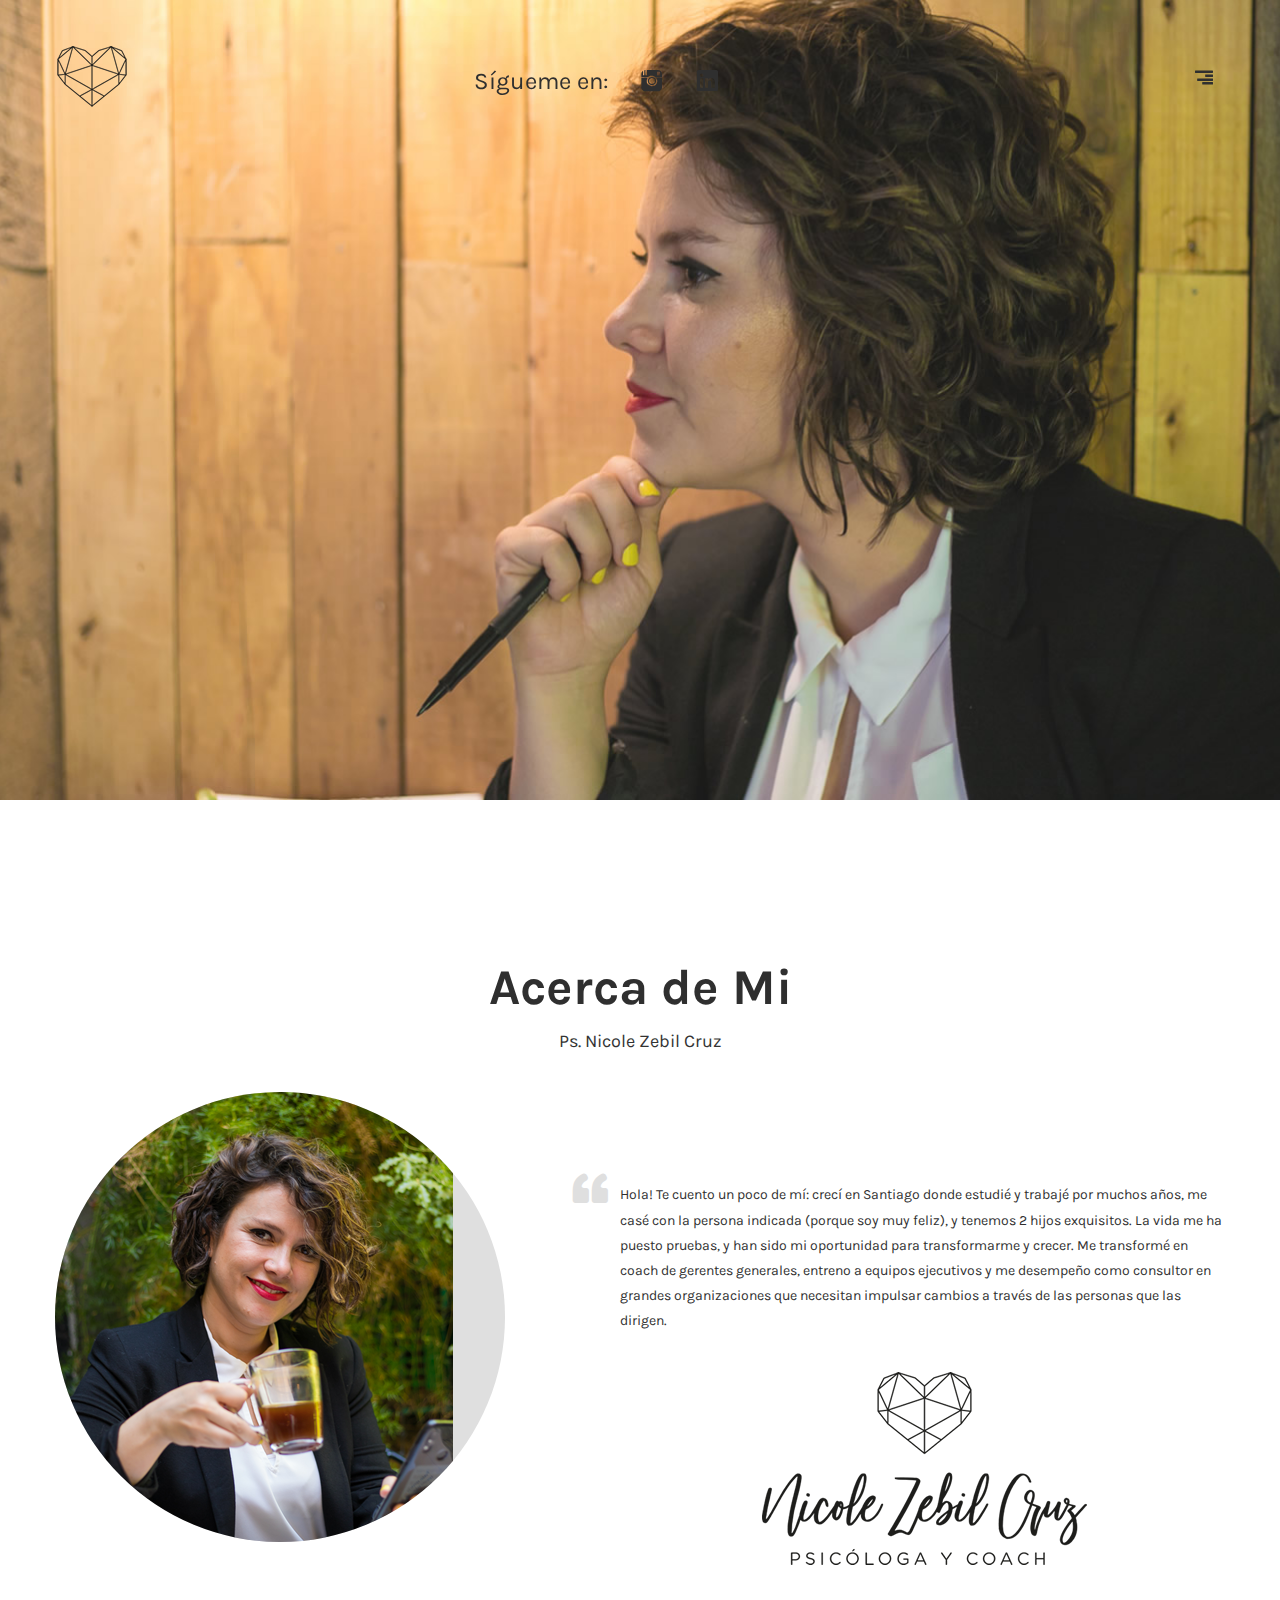
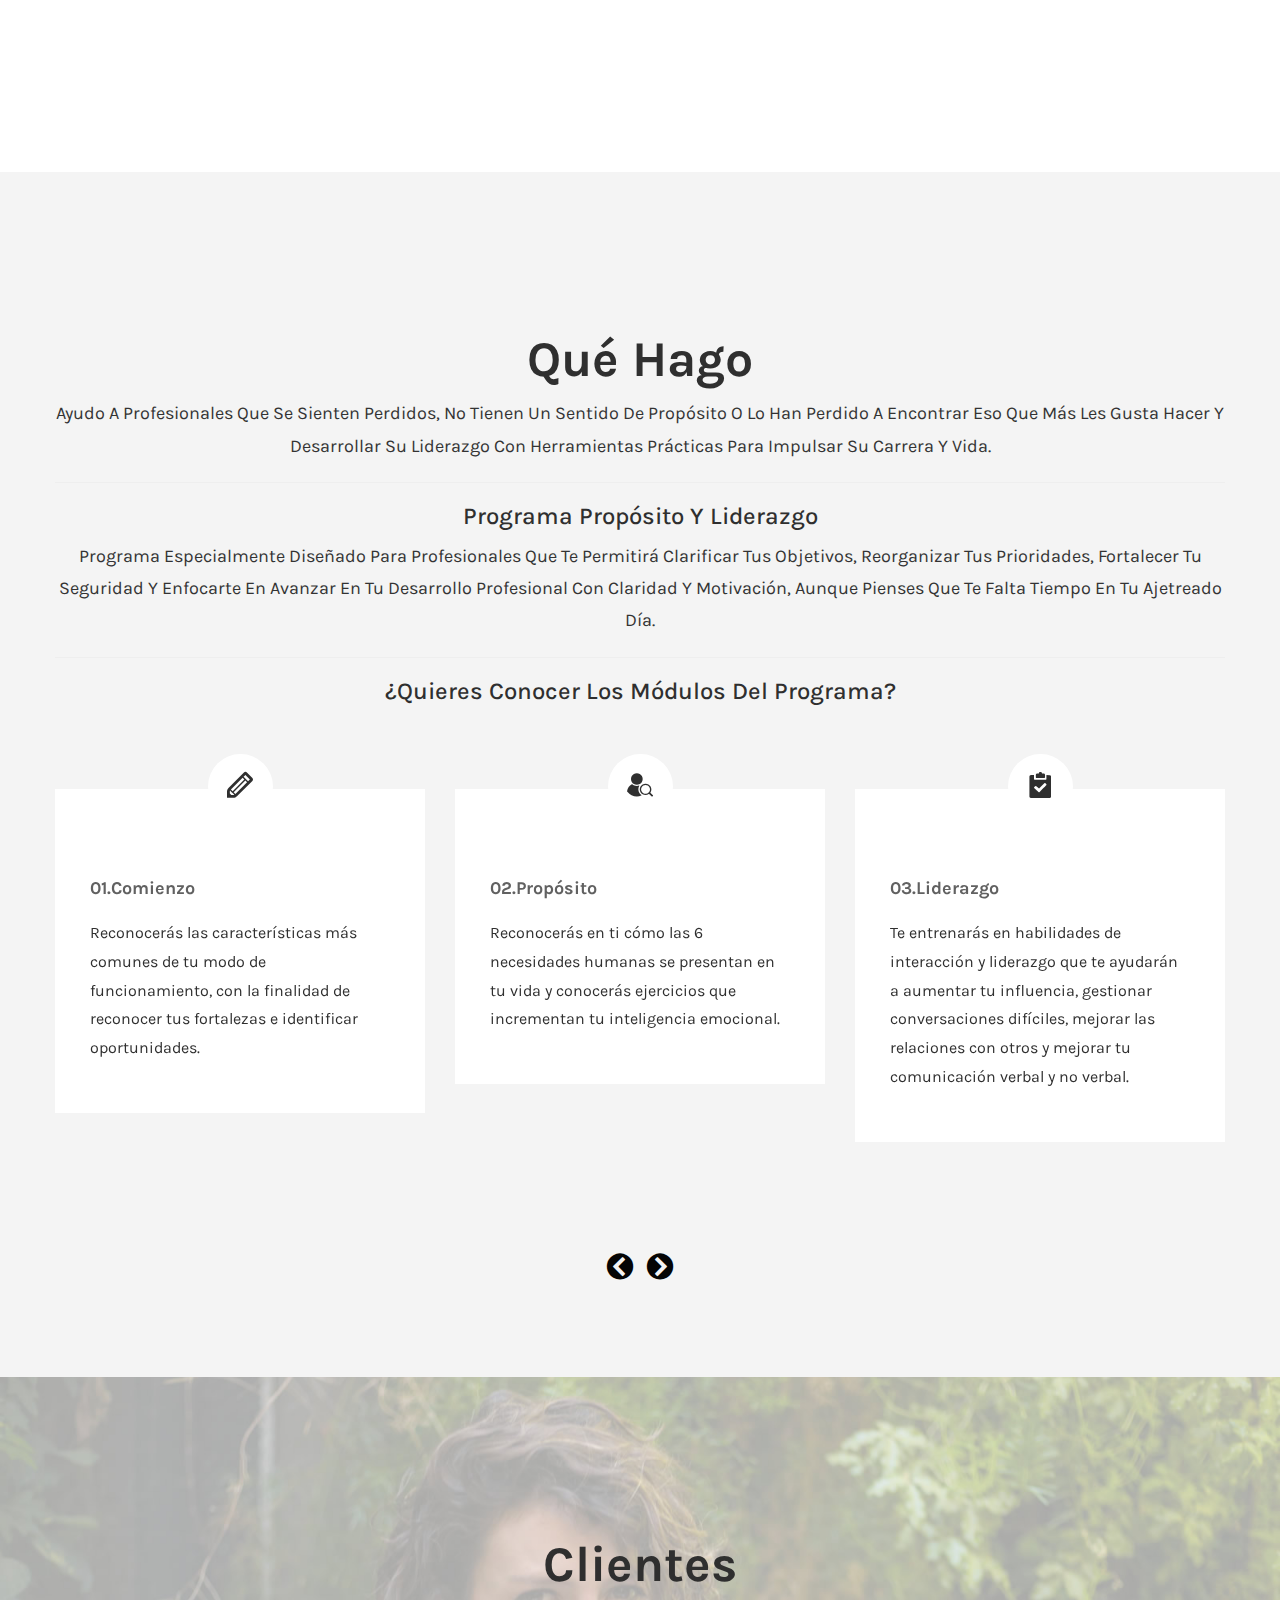
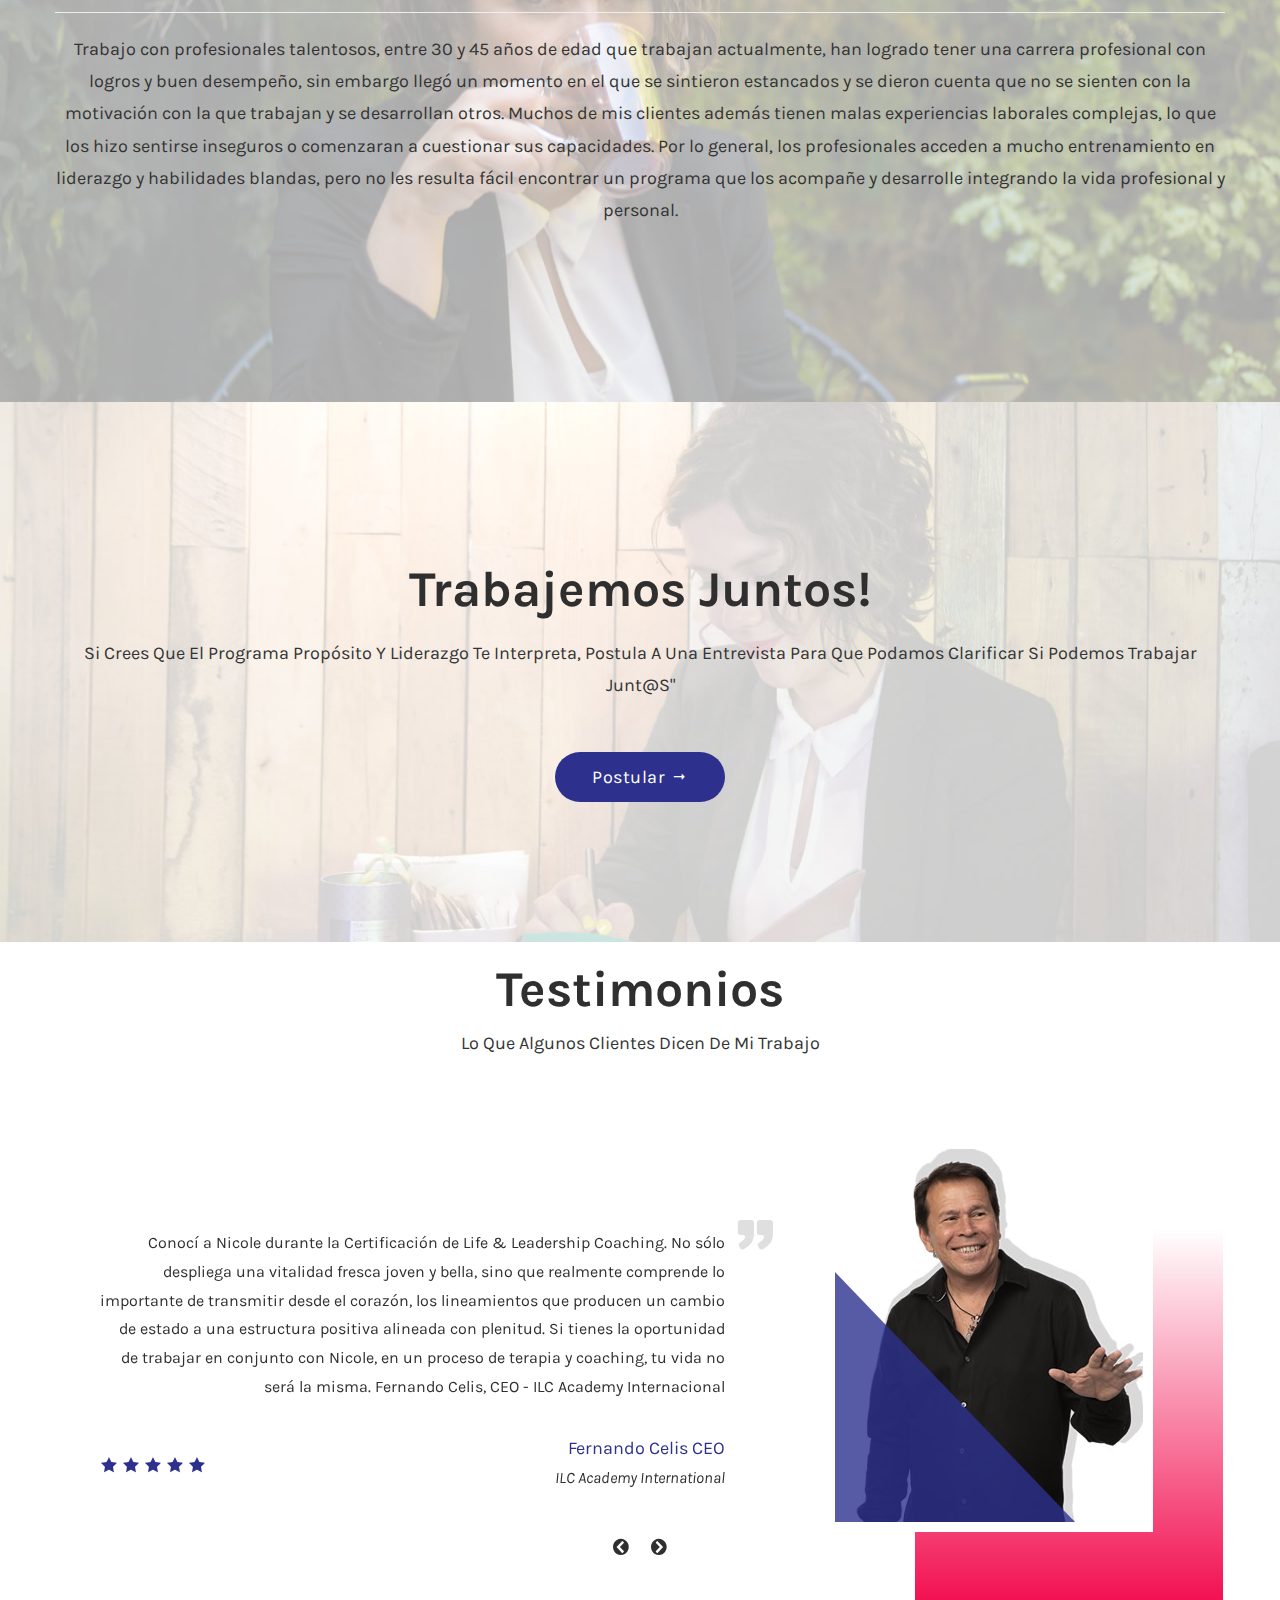
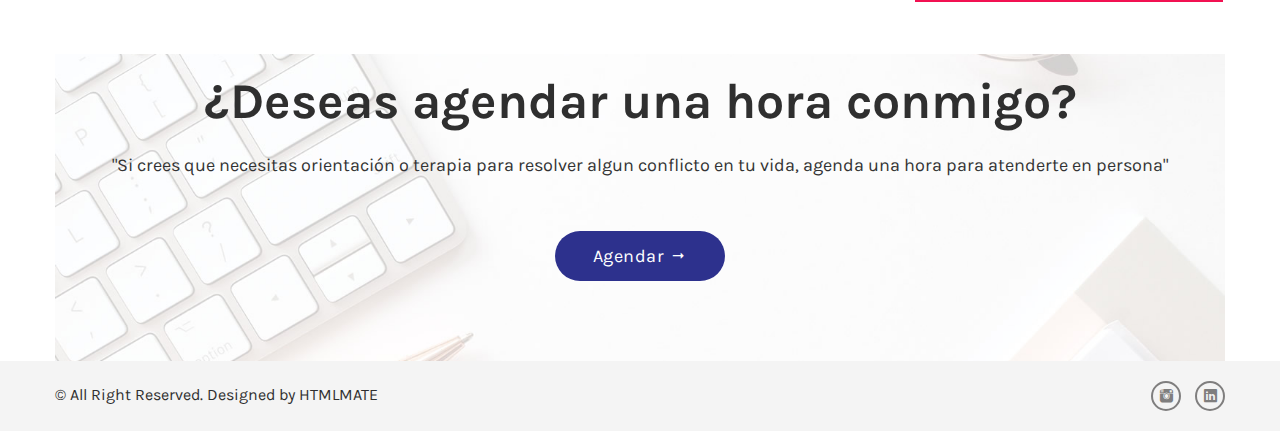
<file: index.html>
<!DOCTYPE html>
<html lang="zxx">
<head>
	<meta charset="utf-8">
	<title>Ps. Nicole Zebil</title>


	<meta name="description" content="Programa de Propósito y Liderazgo">

	<meta name="keywords" content="Psicología, coaching, profesionales, liderazgo">

	<meta name="author" content="HTMLmate">

	<!-- Mobile Specific Meta -->
	<meta name="viewport" content="width=device-width, initial-scale=1">

	<!-- css-include -->

	<link rel="stylesheet" type="text/css" href="assets/css/bootstrap.min.css">
	<link rel="stylesheet" type="text/css" href="assets/css/icofont.css">
	<link rel="stylesheet" type="text/css" href="assets/css/owl.carousel.css">
	<link rel="stylesheet" type="text/css" href="assets/css/lightbox.css">
	<link rel="stylesheet" type="text/css" href="assets/css/menu.css">
	<link rel="stylesheet" type="text/css" href="assets/css/style.css">
	<link rel="stylesheet" type="text/css" href="assets/css/responsive.css">



	<link rel="stylesheet" type="text/css" href="assets/css/colors/switch.css">
	<!-- Color Alternatives -->
	<link href="assets/css/colors/color-2.css" rel="alternate stylesheet" type="text/css" title="color-2">
	<link href="assets/css/colors/color-3.css" rel="alternate stylesheet" type="text/css" title="color-3">
	<link href="assets/css/colors/color-4.css" rel="alternate stylesheet" type="text/css" title="color-4">
	<link href="assets/css/colors/color-5.css" rel="alternate stylesheet" type="text/css" title="color-5">
	<link href="assets/css/colors/color-6.css" rel="alternate stylesheet" type="text/css" title="color-6">
	<link href="assets/css/colors/color-7.css" rel="alternate stylesheet" type="text/css" title="color-7">
	<link href="assets/css/colors/color-8.css" rel="alternate stylesheet" type="text/css" title="color-8">
	<link href="assets/css/colors/color-9.css" rel="alternate stylesheet" type="text/css" title="color-9">
</head>
<body>
	<div id="preloader"></div>
	<!-- Start of nav bar
		============================================= -->
		<nav id="abrar-nav">
			<div id="nav-off"></div>
			<div id="header-logo-m" class="side-menu-logo text-center">
				<a href="#"><img src="assets/img/logo/logo.png" alt="img"></a>
			</div>
			<ul id="menu">
				<li class="has-submenu text-capitalize">
					<a href="#">home <span class="icofont icofont-simple-down"></span></a>
					<ul class="submenu">
						<li><a href="index.html">Home</a></li>
					</ul>
				</li>
				<li><a href="#about-me">Acerca de mí</a></li>
				<li><a href="#what-offer">Qué Hago</a></li>
				<li><a href="#inspiration">Clientes</a></li>
				<li><a href="#testimonial">Testimonios</a></li>
				<li><a href="#get-in-touch">Contactame</a></li>
			</ul>
		</nav>
		<div id="menu-overlay"></div>
	<!-- End of nav bar
		============================================= -->



	<!-- Start of header
		============================================= -->
		<header id="site-header">
			<div class="container">
				<div class="row">
					<div id="header-logo">
						<a href="#"><img src="assets/img//logo/logo.png" alt="img"></a>
					</div>

					<div class="header-social ul-li">
						<span class="social-text cardo-family">Sígueme en:</span>
						<ul>
							<li><a href="https://www.instagram.com/ps.nicolezebil/"><i class="icofont icofont-social-instagram"></i></a></li>
							<li><a href="https://www.linkedin.com/in/nicolezebil/"><i class="icofont icofont-social-linkedin"></i></a></li>
						</ul>
					</div>

					<div id="menu-burger" class="pull-right">
						<div id="menu-bar">
							<i class="icofont icofont-align-right"></i>
						</div>
					</div>
				</div>
			</div>
		</header>
	<!-- End of header
		============================================= -->



	<!-- Start of banner section
		============================================= -->
		<section id="banner" class="banner-section relative-position">
			<div class="container">
				<div class="row">
					<div class="banner-content">
					</div>
					<!-- /.banner-content -->
				</div>
			</div>
		</section>
	<!-- end of banner section
		============================================= -->



	<!-- Start of about me ssection
		============================================= -->
		<section id="about-me" class="about-me-section">
			<div class="container">
				<div class="row section-padding">
					<div class="section-title text-center pb25">
						<h2 class="title-head bold">Acerca de Mi</h2>
						<p>Ps. Nicole Zebil Cruz</p>
					</div>
					<div class="admin-about">
						<div class="about-me-content">
							<div class="row">
								<div class="col-md-5">
									<div class="my-profile-pic mb90">
										<img src="assets/img/profile/p1.png" alt="">
									</div>
								</div>
								<!-- /.col-md-5 -->

								<div class="col-md-7">
									<div class="admin-text pt90  pl65">
										<div class="admin-quote mb30">
											<blockquote>
												Hola!
Te cuento un poco de mí: crecí en Santiago donde estudié y trabajé por muchos años, me casé con la persona indicada (porque soy muy feliz), y tenemos 2 hijos exquisitos. La vida me ha puesto pruebas, y han sido mi oportunidad para transformarme y crecer.
Me transformé en coach de gerentes generales, entreno a equipos ejecutivos y me desempeño como consultor en grandes organizaciones que necesitan impulsar cambios a través de las personas que las dirigen.
											</blockquote>
										</div>
						<!-- /.about-me-description -->

						<div class="relative-position">
							<center><img src="assets/img/logo/firma.png" alt=""></center>
						</div>
					</div>
					<!-- /.admin-about -->
				</div>
			</div>
		</section>
	<!-- End of about me ssection
		============================================= -->



	<!-- Start of what offer section
		============================================= -->
		<section id="what-offer" class="what-offer-section">
			<div class="container">
				<div class="row section-padding">
					<div class="section-title text-capitalize text-center pb25">
						<h2 class="title-head bold">Qué Hago</h2>
						<p>Ayudo a profesionales que se sienten perdidos, no tienen un sentido de propósito o lo han perdido a encontrar eso que más les gusta hacer y desarrollar su Liderazgo con herramientas prácticas para impulsar su carrera y vida. </p>
						<hr>
						<h3>Programa Propósito y Liderazgo</h3>
						<p>Programa especialmente diseñado para profesionales que te permitirá clarificar tus objetivos, reorganizar tus prioridades, fortalecer tu seguridad y enfocarte en avanzar en tu desarrollo profesional con claridad y motivación, aunque pienses que te falta tiempo en tu ajetreado día.</p>
						<hr>
						<h3>¿Quieres conocer los módulos del programa?</h3>
					</div>

					<div class="what-offer-content">

						<div class="service-text-icon  relative-position">
							<div class="service-icon transition text-center">
								<i class="transition  icofont icofont-pencil-alt-5"></i>
							</div>

							<div class="service-text">
								<div class="service-text-title mb20">
									<h3 class="service-title-head text-capitalize transition bold"><span>01.</span>Comienzo</h3>
								</div>
								<div class="service-text-des">
									<p>Reconocerás las características más comunes de tu modo de funcionamiento, con la finalidad de reconocer tus fortalezas e identificar oportunidades. </p>
								</div>
							</div>
						</div>

						<div class="service-text-icon  relative-position">
							<div class="service-icon transition text-center">
								<i class="transition  icofont icofont-user-search"></i>
							</div>

							<div class="service-text">
								<div class="service-text-title mb20">
									<h3 class="service-title-head text-capitalize transition bold"><span>02.</span>Propósito</h3>
								</div>
								<div class="service-text-des">
									<p>Reconocerás en ti cómo las 6 necesidades humanas se presentan en tu vida y conocerás ejercicios que incrementan tu inteligencia emocional.</p>
								</div>
							</div>
						</div>


						<div class="service-text-icon  relative-position">
							<div class="service-icon transition text-center">
								<i class="transition  icofont icofont-ui-clip-board"></i>
							</div>

							<div class="service-text">
								<div class="service-text-title mb20">
									<h3 class="service-title-head text-capitalize transition bold"><span>03.</span>Liderazgo</h3>
								</div>
								<div class="service-text-des">
									<p>Te entrenarás en habilidades de interacción y liderazgo que te ayudarán a aumentar tu influencia, gestionar conversaciones difíciles, mejorar las relaciones con otros y mejorar tu comunicación verbal y no verbal.</p>
								</div>
							</div>
						</div>

					</div>
					<!-- /.what-offer-content -->
				</div>
			</div>
		</section>
	<!-- End of what offer section
		============================================= -->



	<!-- Start of inspiration section
		============================================= -->
		<section id="inspiration" class="inspiration-section">
			<div class="container">
				<div class="row section-padding">
					<div class="section-title text-center pb25">
						<h2 class="title-head bold">Clientes</h2>
						<hr>
						<p>Trabajo con profesionales talentosos, entre 30 y 45 años de edad que trabajan actualmente, han logrado tener una carrera profesional con logros y buen desempeño, sin embargo llegó un momento en el que se sintieron estancados y se dieron cuenta que no se sienten con la motivación con la que trabajan y se desarrollan otros.
Muchos de mis clientes además tienen malas experiencias laborales complejas, lo que los hizo  sentirse inseguros o comenzaran a cuestionar sus capacidades.
Por lo general, los profesionales acceden a mucho entrenamiento en liderazgo y habilidades blandas, pero no les resulta fácil encontrar un programa que los acompañe y desarrolle integrando la vida profesional y personal.</p>
					</div>
					<!-- /.section-title -->

							<!-- /tab-button -->

				</div>
			</div>
		</section>
	<!-- End of inspiration section
		============================================= -->

	<!-- Start of hire section
		============================================= -->
		<section id="hire" class="hire-section">
			<div class="container">
				<div class="row section-padding">
					<div class="section-title text-capitalize text-center mb50">
						<h2 class="title-head  mb20 bold">Trabajemos juntos!</h2>
						<p>Si crees que el Programa Propósito y Liderazgo te interpreta, postula a una entrevista para que podamos clarificar si podemos trabajar junt@s"</p>
					</div>

					<div class="wall-btn text-center relative-position  blue-bg-clr">
						<a class="white-clr" href="https://calendly.com/nicolezebil/entrevistas-proposito-y-liderazgo?month=2020-02"> Postular <i class="icofont icofont-long-arrow-right"></i></a>
					</div>
				</div>
			</div>
		</section>
	<!-- End of hire section
		============================================= -->



	<!-- Start of my resume
		============================================= -->

	<!-- End of my resume
		============================================= -->


	<!-- Start of testimonial section
		============================================= -->
		<section id="testimonial" class="testimonial-section">
			<div class="container">
				<div class="row">
					<div class="section-title text-capitalize text-center mb80">
						<h2 class="title-head bold">Testimonios</h2>
						<p>Lo que algunos clientes dicen de mi trabajo</p>
					</div>
					<!-- /.section-title -->

					<div class="client-testimonial-content">
						<div class="testimonial-slide">
							<div class="testimonial-pic-text">
								<div class="testimonial-text pt90 text-right">
									<div class="testimonial-qouate relative-position mb30">
										<p>Conocí a Nicole durante la Certificación de Life & Leadership Coaching. No sólo despliega una vitalidad fresca joven y bella, sino que realmente comprende lo importante de transmitir desde el corazón, los lineamientos que producen un cambio de estado a una estructura positiva alineada con plenitud. Si tienes la oportunidad de trabajar en conjunto con Nicole, en un proceso de terapia y coaching, tu vida no será la misma. Fernando Celis, CEO - ILC Academy  Internacional</p>
									</div>
									<div class="client-name-designation pull-right">
										<span class="client-name blue-clr">Fernando Celis CEO </span>
										<span class="client-designation">ILC Academy International</span>
									</div>
									<div class="client-rate pt20 text-left ul-li">
										<ul>
											<li><i class="blue-clr icofont icofont-star"></i></li>
											<li><i class="blue-clr icofont icofont-star"></i></li>
											<li><i class="blue-clr icofont icofont-star"></i></li>
											<li><i class="blue-clr icofont icofont-star"></i></li>
											<li><i class="blue-clr icofont icofont-star"></i></li>
										</ul>
									</div>
								</div>
								<div class="testimonial-pic relative-position">
									<img src="assets/img/testimonial/testi-1.jpg" alt="">
								</div>
							</div>

							<div class="testimonial-pic-text">
								<div class="testimonial-text pt90 text-right">
									<div class="testimonial-qouate relative-position mb30">
										<p>Nicole me ayudó mucho, de manera siempre muy profesional y muy cercana. Creó conmigo un ambiente de tranquilidad y confianza que me ayudó a descubrir cosas que jamás había sido capaz de ver, superándome a mí misma en muchos aspectos fundamentales que en esos momentos me tenían estancada. Le agradezco profundamente su ayuda y la recomiendo 100%. </p>
									</div>
									<div class="client-name-designation pull-right">
										<span class="client-name blue-clr">Carla Fernández</span>
										<span class="client-designation">Cliente</span>
									</div>
									<div class="client-rate pt20 text-left ul-li">
										<ul>
											<li><i class="blue-clr icofont icofont-star"></i></li>
											<li><i class="blue-clr icofont icofont-star"></i></li>
											<li><i class="blue-clr icofont icofont-star"></i></li>
											<li><i class="blue-clr icofont icofont-star"></i></li>
											<li><i class="blue-clr icofont icofont-star"></i></li>
										</ul>
									</div>
								</div>
								<div class="testimonial-pic relative-position">
									<img src="assets/img/testimonial/carlafernandez.jpg" alt="">
								</div>
							</div>

							<div class="testimonial-pic-text">
								<div class="testimonial-text pt90 text-right">
									<div class="testimonial-qouate relative-position mb30">
										<p>Llegue a la consulta de Nicole después de la muerte de mi mamá, con caos emocional y teniendo que tomar decisiones de vida importantes. Me ayudo a colocar límites en mi vida, a decir que “no”; palabra tan importante que a veces no nos atrevemos a decir. Me ayudo a llevar el duelo y a descubrir nuevos caminos, a encontrar por mí misma, lo que necesitaba para hacerme cargo del proceso que estaba viviendo. Nicole tiene capacidad de ayudarte a descubrir las herramientas que tienes, pero por ti mismo, y eso es muy valioso porque lo puedes aplicar en varios ámbitos de la vida</p>
									</div>
									<div class="client-name-designation pull-right">
										<span class="client-name blue-clr">Gabriela Villouta</span>
										<span class="client-designation">Cliente</span>
									</div>
									<div class="client-rate pt20 text-left ul-li">
										<ul>
											<li><i class="blue-clr icofont icofont-star"></i></li>
											<li><i class="blue-clr icofont icofont-star"></i></li>
											<li><i class="blue-clr icofont icofont-star"></i></li>
											<li><i class="blue-clr icofont icofont-star"></i></li>
											<li><i class="blue-clr icofont icofont-star"></i></li>
										</ul>
									</div>
								</div>
								<div class="testimonial-pic relative-position">
									<img src="assets/img/testimonial/gabrielavillouta.jpg" alt="">
								</div>
							</div>

						</div>
					</div>
					<!-- /.client-testimonial-content -->
				</div>
			</div>
		</section>

		<!-- Start of get in touch section
			============================================= -->
			<section id="get-in-touch" class="get-in-touch-section">
					<div class="container">
						<div class="row section-padding">
							<div class="section-title text-center mb50">
								<h2 class="title-head  mb20 bold">¿Deseas agendar una hora conmigo?</h2>
								<p>"Si crees que necesitas orientación o terapia para resolver algun conflicto en tu vida, agenda una hora para atenderte en persona"</p>
							</div>

							<div class="wall-btn text-center relative-position blue-bg-clr">
								<a class="white-clr" href="https://encuadrado.com/p/nicole-zebil-cruz"> Agendar <i class="icofont icofont-long-arrow-right"></i></a>
							</div>
						</div>
					</div>
			</section>
		<!-- End of get in touch section
			============================================= -->

		<footer>
			<div class="copyright-section">
				<div class="container">
					<div class="row">
						<div class="copyright-text pull-left">
							<span>© All Right Reserved. Designed by HTMLMATE</span>
						</div>

						<div class="footer-social pull-right ul-li">
							<ul>
								<li><a href="https://www.instagram.com/ps.nicolezebil/"><i class="icofont icofont-social-instagram"></i></a></li>
								<li><a href="https://www.linkedin.com/in/nicolezebil/"><i class="icofont icofont-social-linkedin"></i></a></li>
							</ul>
						</div>
					</div>
				</div>
			</div>

			<div class="up">
				<a href="#" id="scrolluptop" class="scrollup blue-bg-clr"><i class="icofont icofont-arrow-up"></i></a>
			</div>
		</footer>
	<!-- End of copyright section
		============================================= -->





		<script type="text/javascript" src="assets/js/jquery-2.1.4.min.js"></script>
		<script type="text/javascript" src="assets/js/bootstrap.min.js"></script>
		<script type="text/javascript" src="assets/js/owl.carousel.min.js"></script>
		<script type="text/javascript" src="assets/js/jquery.typer.js"></script>
		<script type="text/javascript" src="assets/js/jquery.isotope.min.js"></script>
		<script type="text/javascript" src="assets/js/switch.js"></script>
		<script type="text/javascript" src="assets/js/wow.min.js"></script>
		<script type="text/javascript">new WOW().init();</script>
		<!-- Include script.js -->
		<script type="text/javascript" src="assets/js/script.js"></script>



	</body>
	</html>
</file>
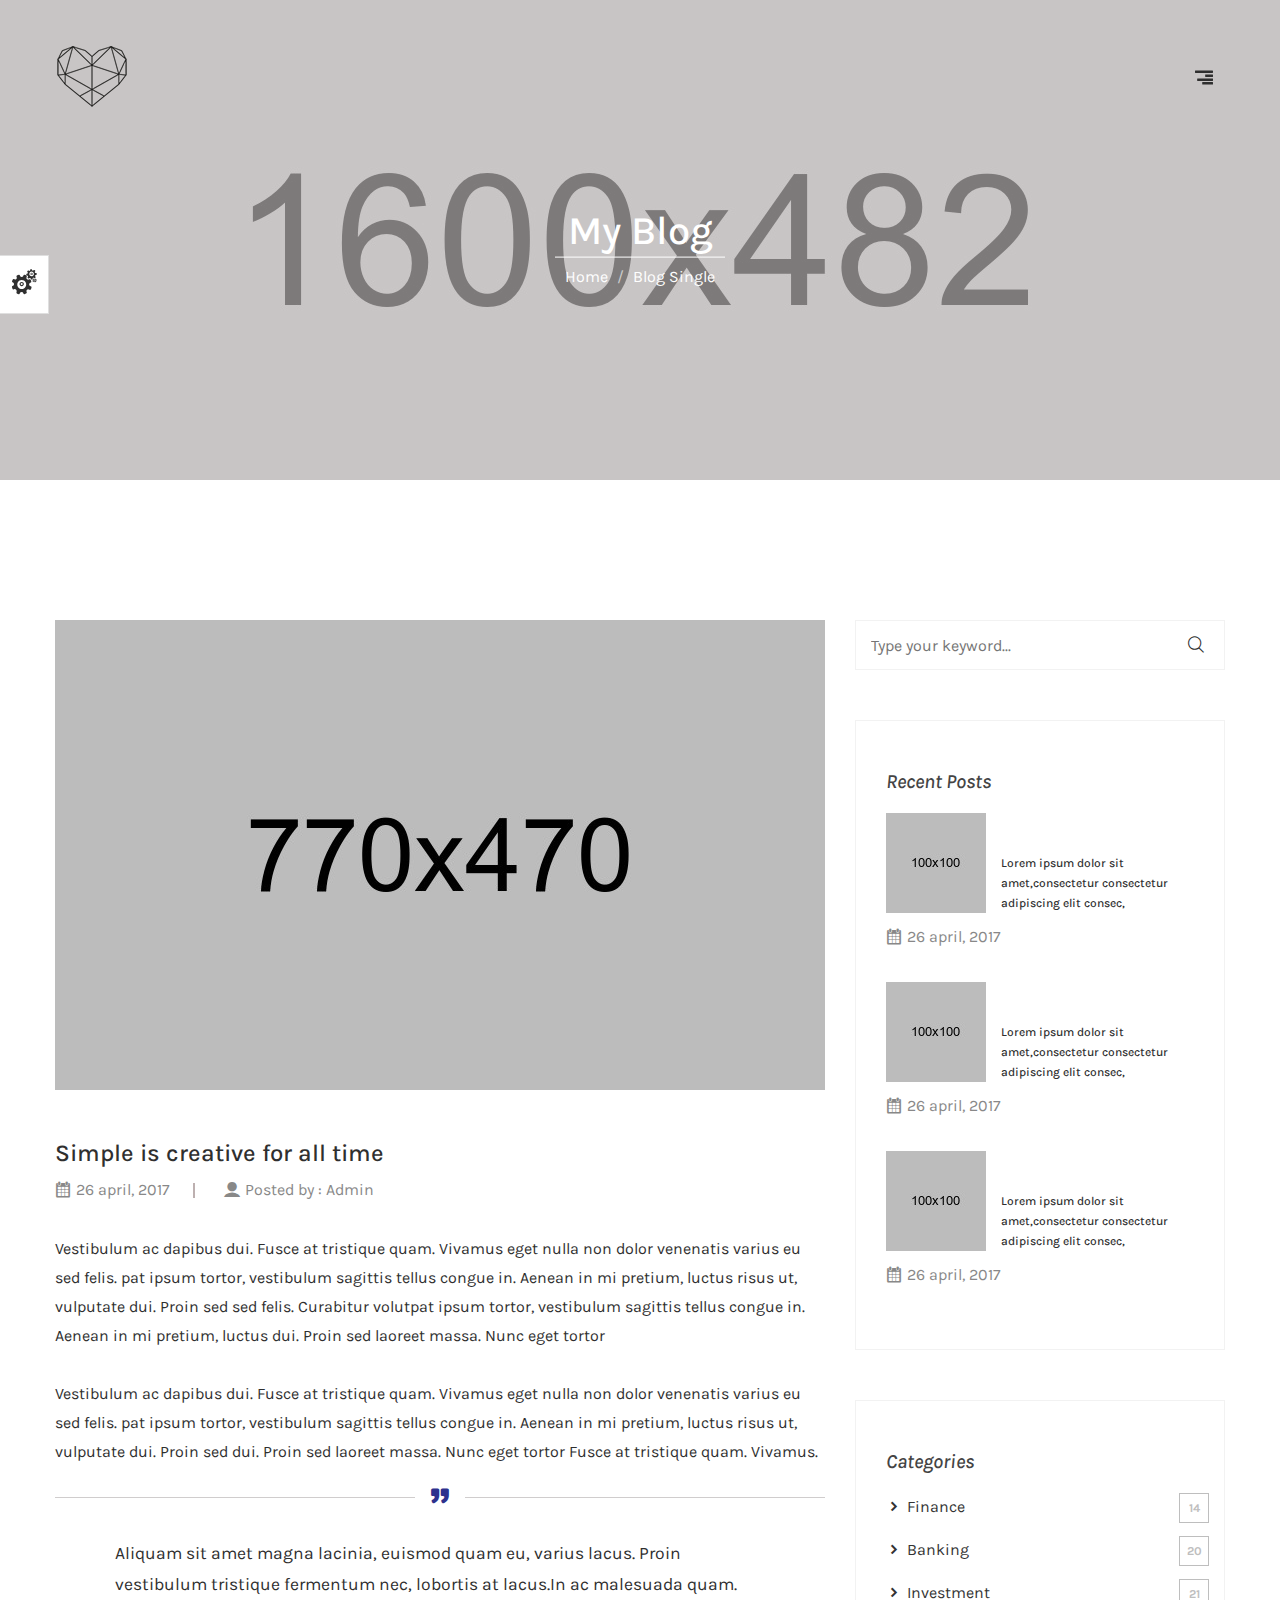
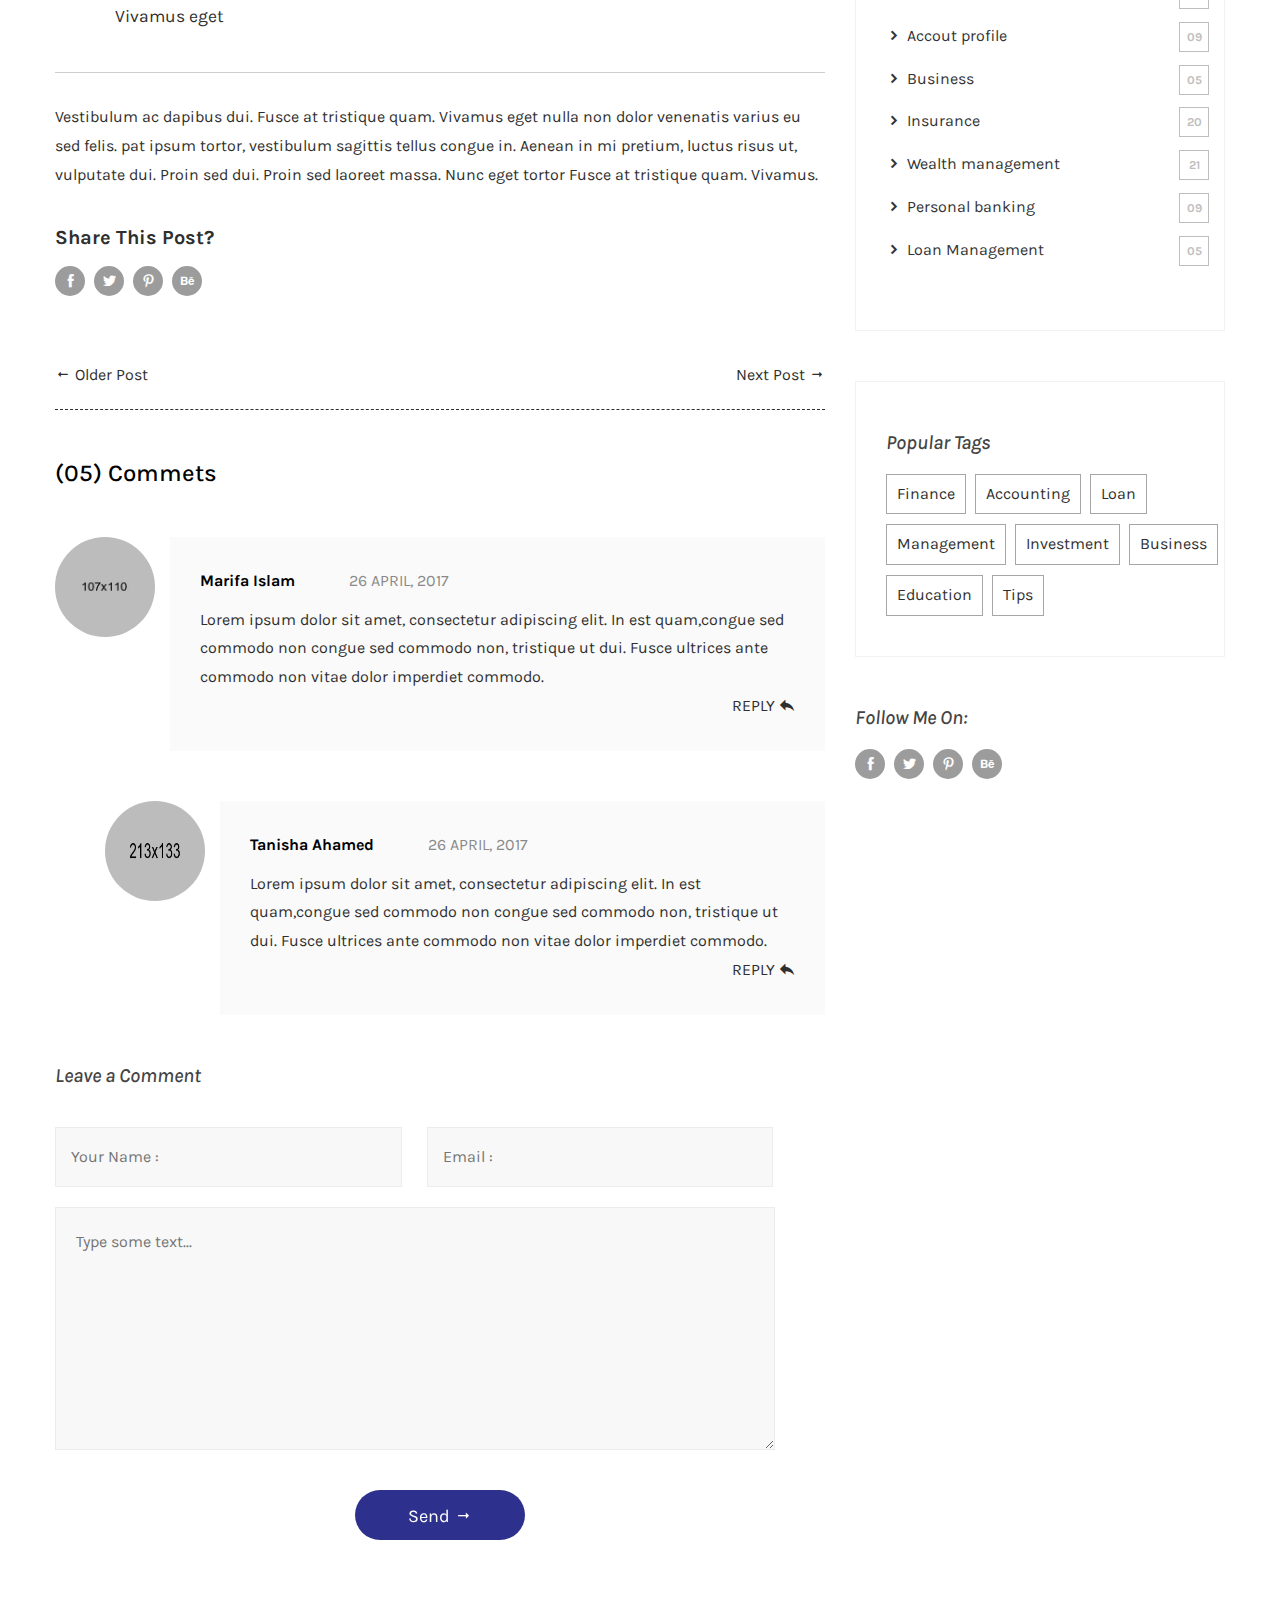
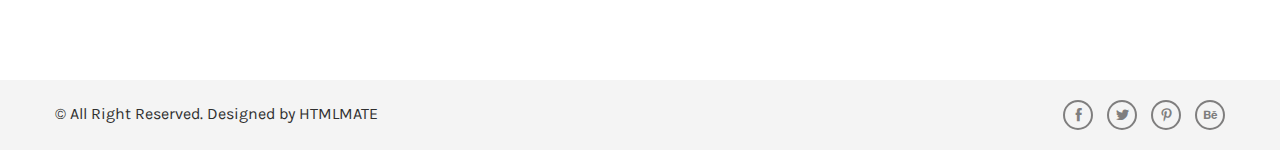
<file: blog-single.html>
<!DOCTYPE html>
<html lang="zxx">
<head>
	<meta charset="utf-8">
	<title>Blog single</title>
	

	<meta name="description" content="----">

	<meta name="keywords" content="Premium HTML Template">

	<meta name="author" content="HTMLmate">

	<!-- Mobile Specific Meta -->
	<meta name="viewport" content="width=device-width, initial-scale=1">

	<!-- css-include -->

	<link rel="stylesheet" type="text/css" href="assets/css/bootstrap.min.css">
	<link rel="stylesheet" type="text/css" href="assets/css/icofont.css">
	<link rel="stylesheet" type="text/css" href="assets/css/owl.carousel.css">
	<link rel="stylesheet" type="text/css" href="assets/css/lightbox.css">
	<link rel="stylesheet" type="text/css" href="assets/css/menu.css">
	<link rel="stylesheet" type="text/css" href="assets/css/style.css">
	<link rel="stylesheet" type="text/css" href="assets/css/responsive.css">

	<link rel="stylesheet" type="text/css" href="assets/css/colors/switch.css">
	<!-- Color Alternatives -->   
	<link href="assets/css/colors/color-2.css" rel="alternate stylesheet" type="text/css" title="color-2">
	<link href="assets/css/colors/color-3.css" rel="alternate stylesheet" type="text/css" title="color-3">
	<link href="assets/css/colors/color-4.css" rel="alternate stylesheet" type="text/css" title="color-4">
	<link href="assets/css/colors/color-5.css" rel="alternate stylesheet" type="text/css" title="color-5">
	<link href="assets/css/colors/color-6.css" rel="alternate stylesheet" type="text/css" title="color-6">
	<link href="assets/css/colors/color-7.css" rel="alternate stylesheet" type="text/css" title="color-7">
	<link href="assets/css/colors/color-8.css" rel="alternate stylesheet" type="text/css" title="color-8">
	<link href="assets/css/colors/color-9.css" rel="alternate stylesheet" type="text/css" title="color-9">

</head>


<body>

	<div id="preloader"></div>

	<div id="switch-color" class="color-switcher">
		<div class="open"><i class="icofont icofont-ui-settings"></i></div>
		<h4>COLOR OPTION</h4>
		<ul>
			<li><a class="color-2" onclick="setActiveStyleSheet('color-2'); return false;" href="#"><i class="icofont icofont-ui-press"></i></a> </li>
			<li><a class="color-3" onclick="setActiveStyleSheet('color-3'); return false;" href="#"><i class="icofont icofont-ui-press"></i></a> </li>
			<li><a class="color-4" onclick="setActiveStyleSheet('color-4'); return false;" href="#"><i class="icofont icofont-ui-press"></i></a> </li>
			<li><a class="color-5" onclick="setActiveStyleSheet('color-5'); return false;" href="#"><i class="icofont icofont-ui-press"></i></a> </li>
			<li><a class="color-6" onclick="setActiveStyleSheet('color-6'); return false;" href="#"><i class="icofont icofont-ui-press"></i></a> </li>
			<li><a class="color-7" onclick="setActiveStyleSheet('color-7'); return false;" href="#"><i class="icofont icofont-ui-press"></i></a> </li>
			<li><a class="color-8" onclick="setActiveStyleSheet('color-8'); return false;" href="#"><i class="icofont icofont-ui-press"></i></a> </li>
			<li><a class="color-9" onclick="setActiveStyleSheet('color-9'); return false;" href="#"><i class="icofont icofont-ui-press"></i></a> </li>
		</ul>

	</div>

	<!-- Start of nav bar 
		============================================= -->
		<nav id="abrar-nav">
			<div id="nav-off"></div>
			<div id="header-logo-m" class="side-menu-logo text-center">
				<a href="#"><img src="assets/img/logo/logo.png" alt="img"></a>
			</div>
			<ul id="menu">
				<li class="has-submenu text-capitalize">
					<a href="#">home <span class="ti-angle-down"></span></a>
					<ul class="submenu"> 
						<li><a href="index.html">Home-1</a></li>
						<li><a href="index-2.html">Home-2</a></li>
						<li><a href="index-3.html">Home-3</a></li>
						<li><a href="index-4.html">Home-4</a></li>
					</ul>
				</li>
				<li class="has-submenu">
					<a href="#">Portfolios <span class="ti-angle-down"></span></a>
					<ul class="submenu"> 
						<li><a href="">2 Columns</a></li>
						<li><a href="">3 Columns</a></li>
						<li><a href="">4 Columns</a></li>
						<li><a href="">Mixed Columns</a></li>
					</ul>
				</li>
				<li><a href="about.html">About</a></li>
				<li class="has-submenu">
					<a href="#">Blog <span class="ti-angle-down"></span></a>
					<ul class="submenu">
						<li><a href="blog-html">Blog Grid</a></li>
						<li><a href="blog-single.html">Single Post</a></li>
					</ul>
				</li>
				<li><a href="contact.html">Contact</a></li>
			</ul>
		</nav>
		<div id="menu-overlay"></div>
	<!-- End of nav bar 
		============================================= -->


	<!-- Start of header
		============================================= -->
		<header id="site-header">
			<div class="container">
				<div class="row">
					<div id="header-logo">
						<a href="#"><img src="assets/img//logo/logo.png" alt="img"></a>
					</div>

					<div id="menu-burger" class="pull-right">
						<div id="menu-bar">
							<i class="icofont icofont-align-right"></i>
						</div>
					</div>
				</div>
			</div>
		</header>
	<!-- End of header
		============================================= -->


	<!-- Start of breadcrum section
		============================================= -->
		<section id="blog-single-breadcrum" class="breadcrum-section relative-position">
			<div class="breadcrum-overlay">
				<div class="container">
					<div class="row">
						<div class="breadcrum-content">
							<div class="breadcrum-title ul-li">
								<h2 class="breadcrum-head mb10 relative-position text-capitalize white-clr">my blog</h2>

								<ul class="breadcrumb text-capitalize white-clr">
									<li class="breadcrumb-item"><a href="#">Home</a></li>
									<li class="breadcrumb-item active">blog single</li>
								</ul>
							</div>
						</div>
					</div>
				</div>
			</div>
		</section>
	<!-- End of breadcrum section
		============================================= -->


	<!-- Start of blog single content
		============================================= -->
		<section id="blog-single" class="blog-single-section">
			<div class="container">
				<div class="row section-padding">
					<div class="blog-single-content">
						<div class="row">
							<div class="col-md-8">
								<div class="blog-single-img-text">
									<div class="blog-single-img">
										<img src="assets/img/blog/single-blog.jpg" alt="">
									</div>

									<div class="blog-single-text pt30">
										<div class="blog-single-title mb10">
											<h3>Simple is creative for all time</h3>
										</div>

										<div class="blog-single-meta ul-li mb30">
											<ul>
												<li><a href="#"><i class="icofont icofont-ui-calendar"></i>26 april, 2017</a></li>
												<li><a href="#"><i class="icofont icofont-ui-user"></i>Posted by : Admin</a></li>
											</ul>
										</div>

										
										<p>Vestibulum ac dapibus dui. Fusce at tristique quam. Vivamus eget nulla non dolor venenatis varius eu sed felis. 
											pat ipsum tortor, vestibulum sagittis tellus congue in. Aenean in mi pretium, luctus risus ut, vulputate dui. Proin sed
											sed felis. Curabitur volutpat ipsum tortor, vestibulum sagittis tellus congue in. Aenean in mi pretium, luctus
										dui. Proin sed laoreet massa. Nunc eget tortor </p>

										<p>Vestibulum ac dapibus dui. Fusce at tristique quam. Vivamus eget nulla non dolor venenatis varius eu sed 	felis.
											pat ipsum tortor, vestibulum sagittis tellus congue in. Aenean in mi pretium, luctus risus ut, vulputate dui. Proin sed
										dui. Proin sed laoreet massa. Nunc eget tortor Fusce at tristique quam. Vivamus.</p>

										<blockquote>
											Aliquam sit amet magna lacinia, euismod quam eu, varius lacus. Proin vestibulum tristique
											fermentum nec, lobortis at lacus.In ac malesuada quam. Vivamus eget
										</blockquote>


										<p>Vestibulum ac dapibus dui. Fusce at tristique quam. Vivamus eget nulla non dolor venenatis varius eu sed 	felis.
											pat ipsum tortor, vestibulum sagittis tellus congue in. Aenean in mi pretium, luctus risus ut, vulputate dui. Proin sed
										dui. Proin sed laoreet massa. Nunc eget tortor Fusce at tristique quam. Vivamus.</p>

									</div>
								</div>

								<div class="share-post pb65">
									<span class="share-post-title  bold">Share This Post?</span>

									<div class="share-post-list pt10 ul-li">
										<ul>
											<li><a href="#"><i class="icofont icofont-social-facebook"></i></a></li>
											<li><a href="#"><i class="icofont icofont-social-twitter"></i></a></li>
											<li><a href="#"><i class="icofont icofont-social-pinterest"></i></a></li>
											<li><a href="#"><i class="icofont icofont-social-behance"></i></a></li>
										</ul>
									</div>
								</div>

								<div class="next-prev-post clearfix pb20 mb50 text-capitalize">
									<div class="prev-post pull-left">
										<a href="#"><i class="icofont icofont-long-arrow-left"></i> older post</a>
									</div>

									<div class="prev-post pull-right">
										<a href="#">next post <i class="icofont icofont-long-arrow-right"></i></a>
									</div>
								</div>

								<div class="visitor-comment-area">
									<div class="comment-title mb50">
										<h3 class="play-fair">(05) Commets</h3>
									</div>

									<div class="visitor-comment mb50">
										<div class="visitor-img pull-left">
											<img src="assets/img/blog/visit-1.jpg">
										</div>

										<div class="visitor-text">
											<div class="visitor-name-designation text-capitalize">
												<span class="name bold">Marifa Islam</span>
												<span class="comment-date">26 APRIL, 2017</span>
											</div>
											<div class="comment-text pt10">
												Lorem ipsum dolor sit amet, consectetur adipiscing elit. In est quam,congue sed commodo non
												congue sed commodo non, tristique ut dui. Fusce ultrices ante commodo non
												vitae dolor imperdiet commodo.
											</div>
											<span class="reply-commnet pull-right text-uppercase"><a href="#">Reply <i class="icofont icofont-reply"></i></a></span>
										</div>
									</div>

									<div class="visitor-sub-comment">
										<div class="visitor-img pull-left">
											<img src="assets/img/blog/visit-2.jpg">
										</div>

										<div class="visitor-text">
											<div class="visitor-name-designation text-capitalize">
												<span class="name bold">Tanisha Ahamed</span>
												<span class="comment-date">26 APRIL, 2017</span>
											</div>
											<div class="comment-text pt10">
												Lorem ipsum dolor sit amet, consectetur adipiscing elit. In est quam,congue sed commodo non
												congue sed commodo non, tristique ut dui. Fusce ultrices ante commodo non
												vitae dolor imperdiet commodo.
											</div>
											<span class="reply-commnet pull-right text-uppercase"><a href="#">Reply <i class="icofont icofont-reply"></i></a></span>
										</div>
									</div>
								</div>
								<!-- /.visitor-comment-area -->

								<div class="comment-form pt30">
									<h2 class="widgettile">Leave a Comment</h2>

									<div class="contact-area-form pt30">
										<form id="contact_form" action="#" method="POST" enctype="multipart/form-data">
											<div class="contact-info">
												<input type="text" placeholder="Your Name :">
											</div>
											<div class="contact-info">
												<input type="email" placeholder="Email :">
											</div>
											<div class="contact-info-msg mb30">
												<textarea id="message" name="message" placeholder="Type some text..." rows="7" cols="30"></textarea>
											</div>
											<div class="wall-btn  text-center  blue-bg-clr">
												<button class="white-clr" href="!#">Send <i class="icofont icofont-long-arrow-right"></i></button>
											</div> 
										</form>
									</div>
								</div>
							</div>
							<!-- /.col-md-8 -->

							<div class="col-md-4">
								<div class="side-bar">
									<div class="side-bar-search relative-position mb50">
										<form action="#" method="get">
											<input type="text" class="" placeholder="Type your keyword...">
											<button type="submit"><i class="icofont icofont-search-alt-2"></i></button>
										</form>
									</div>

									<div class="side-bar-content mb50">
										<div class="side-bar-recent-post">
											<h2 class="widgettile mb20">Recent Posts</h2>
											<div class="recent-post-content">

												<div class="recent-post-img-text">
													<div class="recent-post-img pull-left">
														<img src="assets/img/blog/rc-1.jpg" alt="">
													</div>
													<div class="recent-post-link pt20">
														<h3 class="play-fair"><a href="#">Lorem ipsum dolor sit amet,consectetur
														consectetur adipiscing elit consec,</a></h3>
														<div class="blog-single-meta ul-li mb30">
															<ul>
																<li><a href="#"><i class="icofont icofont-ui-calendar"></i>26 april, 2017</a></li>
															</ul>
														</div>
													</div>
												</div>

												<div class="recent-post-img-text">
													<div class="recent-post-img pull-left">
														<img src="assets/img/blog/rc-2.jpg" alt="">
													</div>
													<div class="recent-post-link pt20">
														<h3 class="play-fair"><a href="#">Lorem ipsum dolor sit amet,consectetur
														consectetur adipiscing elit consec,</a></h3>
														<div class="blog-single-meta ul-li mb30">
															<ul>
																<li><a href="#"><i class="icofont icofont-ui-calendar"></i>26 april, 2017</a></li>
															</ul>
														</div>
													</div>
												</div>

												<div class="recent-post-img-text">
													<div class="recent-post-img pull-left">
														<img src="assets/img/blog/rc-3.jpg" alt="">
													</div>
													<div class="recent-post-link pt20">
														<h3 class="play-fair"><a href="#">Lorem ipsum dolor sit amet,consectetur
														consectetur adipiscing elit consec,</a></h3>
														<div class="blog-single-meta ul-li mb30">
															<ul>
																<li><a href="#"><i class="icofont icofont-ui-calendar"></i>26 april, 2017</a></li>
															</ul>
														</div>
													</div>
												</div>
											</div>
										</div>
									</div>
									<!-- /.recent-post -->

									<div class="side-bar-content mb50">
										<h2 class="widgettile mb20">Categories</h2>
										<div class="categori-list">
											<ul class="list-group">
												<li class="list-group-item"><a href="#"><i class="icofont icofont-simple-right"></i>Finance </a><span class="badge">14</span></li>
												<li class="list-group-item"><a href="#"><i class="icofont icofont-simple-right"></i>Banking </a><span class="badge">20</span></li>
												<li class="list-group-item"><a href="#"><i class="icofont icofont-simple-right"></i>Investment </a><span class="badge">21</span></li>
												<li class="list-group-item"><a href="#"><i class="icofont icofont-simple-right"></i>Accout profile </a><span class="badge">09</span></li>
												<li class="list-group-item"><a href="#"><i class="icofont icofont-simple-right"></i>Business </a><span class="badge">05</span></li>
												<li class="list-group-item"><a href="#"><i class="icofont icofont-simple-right"></i>Insurance </a><span class="badge">20</span></li>
												<li class="list-group-item"><a href="#"><i class="icofont icofont-simple-right"></i>Wealth management </a><span class="badge">21</span></li>
												<li class="list-group-item"><a href="#"><i class="icofont icofont-simple-right"></i>Personal banking </a><span class="badge">09</span></li>
												<li class="list-group-item"><a href="#"><i class="icofont icofont-simple-right"></i>Loan Management </a><span class="badge">05</span></li>
											</ul>
										</div>
									</div>
									<!-- /.category -->



									<div class="side-bar-content mb50">
										<h2 class="widgettile mb20">Popular Tags</h2>
										<div class="tags-item ul-li">
											<ul>
												<li><a href="#">Finance</a></li>
												<li><a href="#">Accounting</a></li>
												<li><a href="#">Loan</a></li>
												<li><a href="#">Management</a></li>
												<li><a href="#">Investment</a></li>
												<li><a href="#">Business</a></li>
												<li><a href="#">Education</a></li>
												<li><a href="#">Tips</a></li>
											</ul>
										</div>
									</div>
									<!-- /.category -->

									<div class="share-post text-capitalize pb65">
										<h2 class="widgettile">Follow me on:</h2>

										<div class="share-post-list pt10 ul-li">
											<ul>
												<li><a href="#"><i class="icofont icofont-social-facebook"></i></a></li>
												<li><a href="#"><i class="icofont icofont-social-twitter"></i></a></li>
												<li><a href="#"><i class="icofont icofont-social-pinterest"></i></a></li>
												<li><a href="#"><i class="icofont icofont-social-behance"></i></a></li>
											</ul>
										</div>
									</div>

								</div>
							</div>
							<!-- /.col-md-4 -->
						</div>
						<!-- /.row -->
					</div>
				</div>
			</div>
		</section>
	<!-- End of blog single content
		============================================= -->



	<!-- Start of copyright section
		============================================= -->
		<footer>	
			<div class="copyright-section">
				<div class="container">
					<div class="row">
						<div class="copyright-text pull-left">
							<span>© All Right Reserved. Designed by HTMLMATE</span>
						</div>

						<div class="footer-social pull-right ul-li">
							<ul>
								<li><a href="#"><i class="icofont icofont-social-facebook"></i></a></li>
								<li><a href="#"><i class="icofont icofont-social-twitter"></i></a></li>
								<li><a href="#"><i class="icofont icofont-social-pinterest"></i></a></li>
								<li><a href="#"><i class="icofont icofont-social-behance"></i></a></li>
							</ul>
						</div>
					</div>
				</div>
			</div>

			<div class="up">
				<a href="#" id="scrolluptop" class="scrollup blue-bg-clr"><i class="icofont icofont-arrow-up"></i></a>
			</div>
		</footer>
	<!-- End of copyright section
		============================================= -->


		<script type="text/javascript" src="assets/js/jquery-2.1.4.min.js"></script>
		<script type="text/javascript" src="assets/js/bootstrap.min.js"></script>
		<script type="text/javascript" src="assets/js/lightbox.js"></script>
		<script type="text/javascript" src="assets/js/owl.carousel.min.js"></script>
		<script type="text/javascript" src="assets/js/jquery.typer.js"></script>
		<script type="text/javascript" src="assets/js/jquery.isotope.min.js"></script>
		<script type="text/javascript" src="assets/js/switch.js"></script>
		<script type="text/javascript" src="assets/js/wow.min.js"></script>
		<script type="text/javascript">new WOW().init();</script>




		<!-- Include script.js -->
		<script type="text/javascript" src="assets/js/script.js"></script>
	</body>

	</html>
</file>
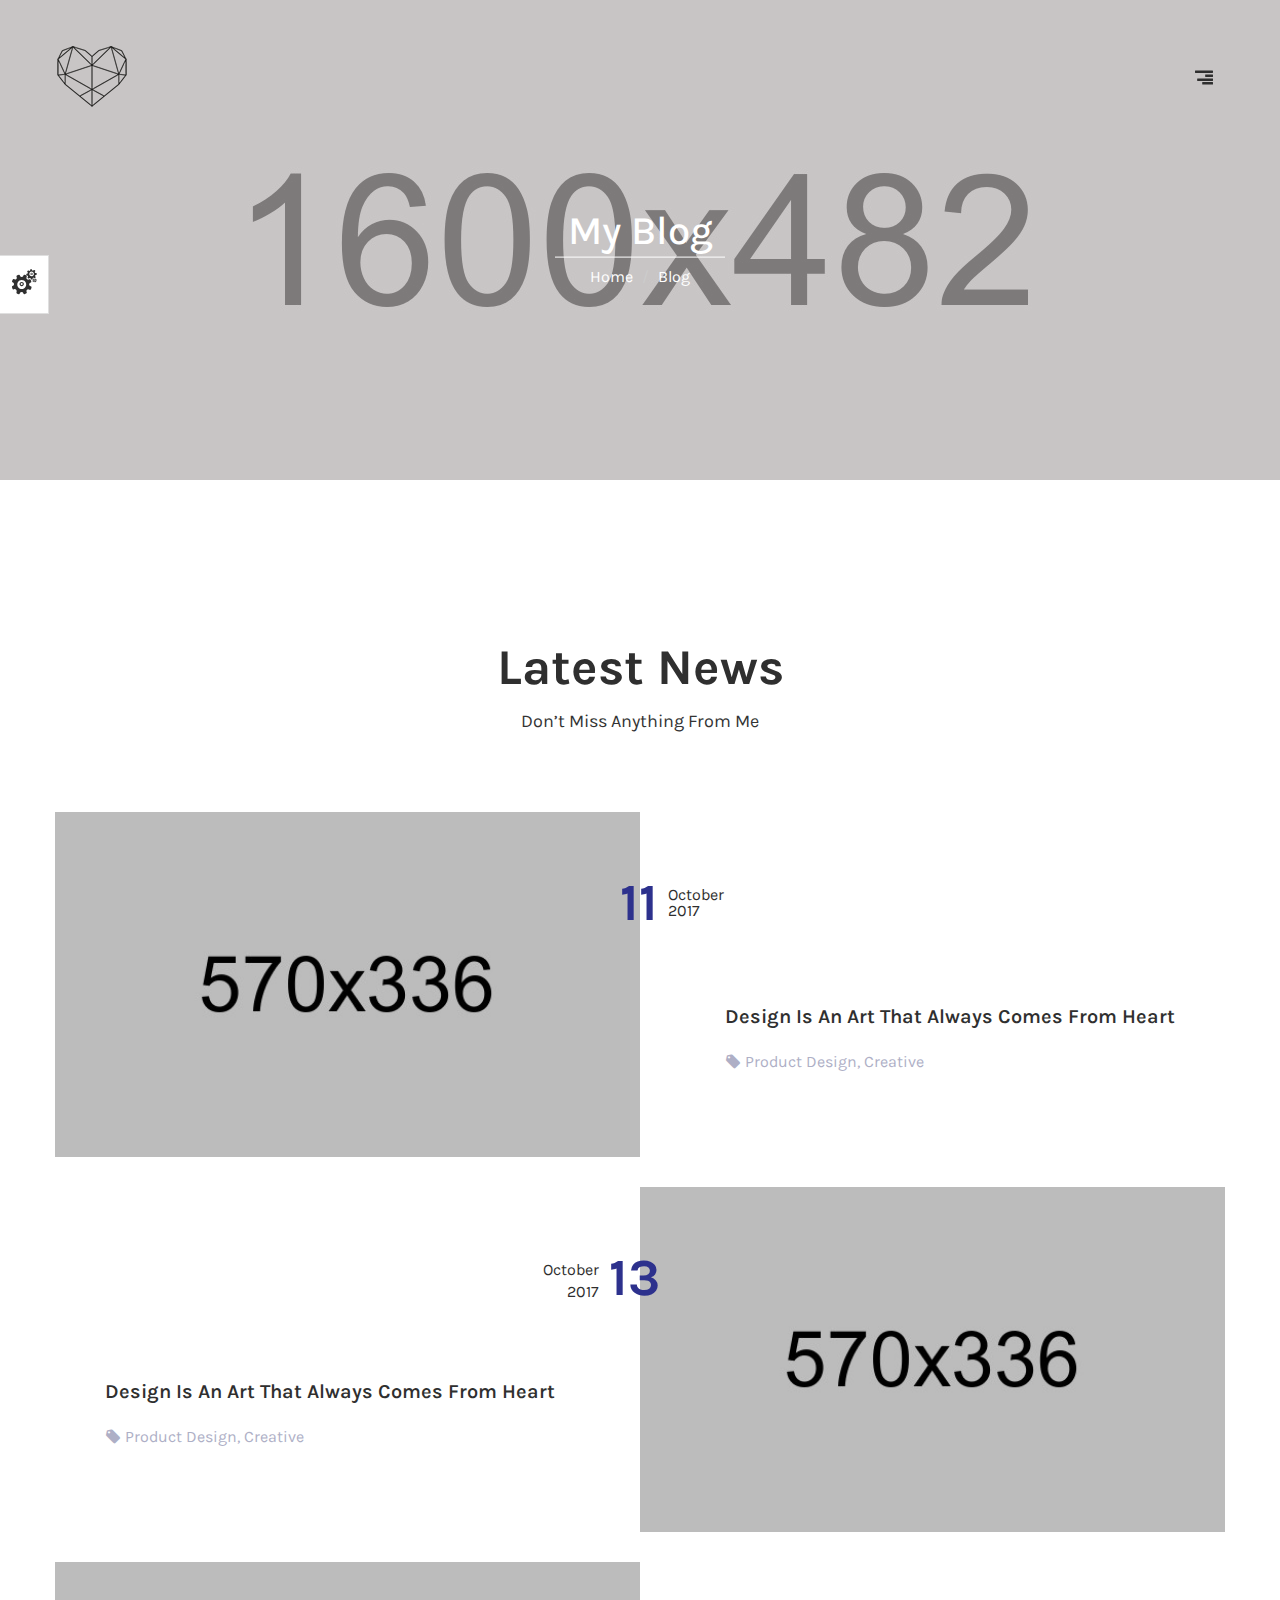
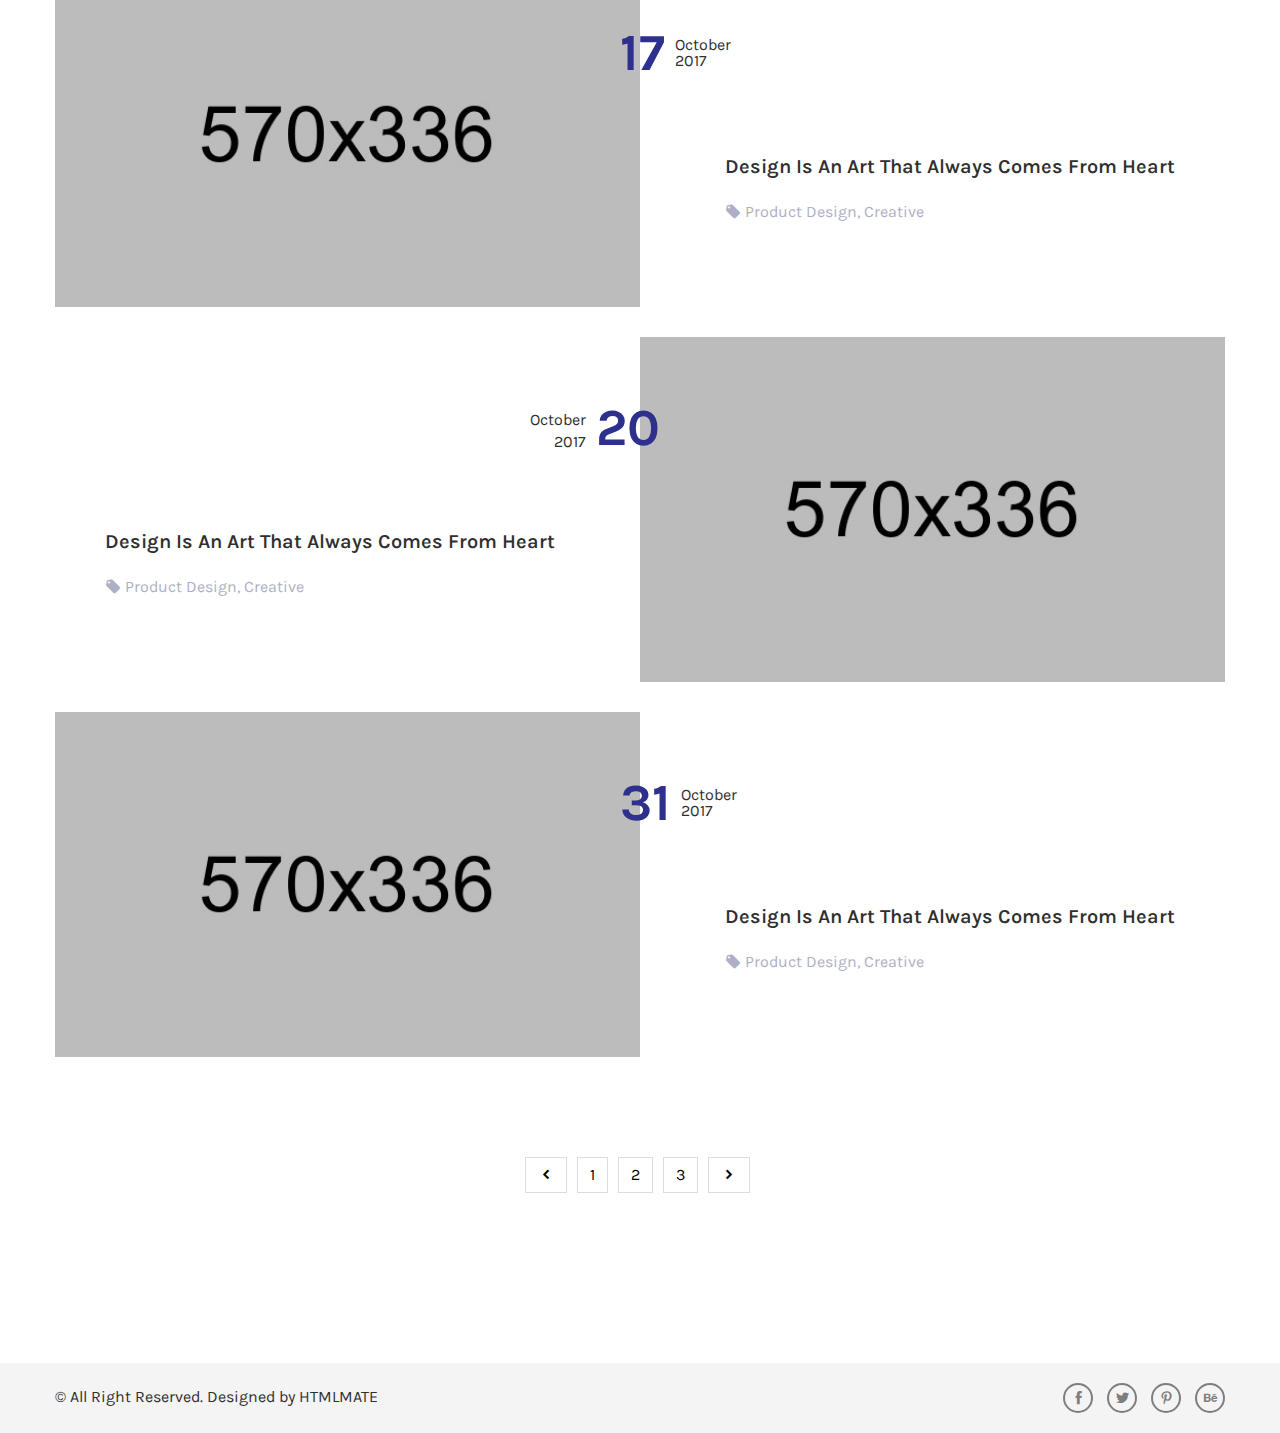
<file: blog.html>
<!DOCTYPE html>
<html lang="zxx">
<head>
	<meta charset="utf-8">
	<title>Blog</title>
	

	<meta name="description" content="----">

	<meta name="keywords" content="Premium HTML Template">

	<meta name="author" content="HTMLmate">

	<!-- Mobile Specific Meta -->
	<meta name="viewport" content="width=device-width, initial-scale=1">

	<!-- css-include -->

	<link rel="stylesheet" type="text/css" href="assets/css/bootstrap.min.css">
	<link rel="stylesheet" type="text/css" href="assets/css/icofont.css">
	<link rel="stylesheet" type="text/css" href="assets/css/owl.carousel.css">
	<link rel="stylesheet" type="text/css" href="assets/css/lightbox.css">
	<link rel="stylesheet" type="text/css" href="assets/css/menu.css">
	<link rel="stylesheet" type="text/css" href="assets/css/style.css">
	<link rel="stylesheet" type="text/css" href="assets/css/responsive.css">

	<link rel="stylesheet" type="text/css" href="assets/css/colors/switch.css">
	<!-- Color Alternatives -->   
	<link href="assets/css/colors/color-2.css" rel="alternate stylesheet" type="text/css" title="color-2">
	<link href="assets/css/colors/color-3.css" rel="alternate stylesheet" type="text/css" title="color-3">
	<link href="assets/css/colors/color-4.css" rel="alternate stylesheet" type="text/css" title="color-4">
	<link href="assets/css/colors/color-5.css" rel="alternate stylesheet" type="text/css" title="color-5">
	<link href="assets/css/colors/color-6.css" rel="alternate stylesheet" type="text/css" title="color-6">
	<link href="assets/css/colors/color-7.css" rel="alternate stylesheet" type="text/css" title="color-7">
	<link href="assets/css/colors/color-8.css" rel="alternate stylesheet" type="text/css" title="color-8">
	<link href="assets/css/colors/color-9.css" rel="alternate stylesheet" type="text/css" title="color-9">
</head>


<body>
<div id="preloader"></div>

	<div id="switch-color" class="color-switcher">
		<div class="open"><i class="icofont icofont-ui-settings"></i></div>
		<h4>COLOR OPTION</h4>
		<ul>
			<li><a class="color-2" onclick="setActiveStyleSheet('color-2'); return false;" href="#"><i class="icofont icofont-ui-press"></i></a> </li>
			<li><a class="color-3" onclick="setActiveStyleSheet('color-3'); return false;" href="#"><i class="icofont icofont-ui-press"></i></a> </li>
			<li><a class="color-4" onclick="setActiveStyleSheet('color-4'); return false;" href="#"><i class="icofont icofont-ui-press"></i></a> </li>
			<li><a class="color-5" onclick="setActiveStyleSheet('color-5'); return false;" href="#"><i class="icofont icofont-ui-press"></i></a> </li>
			<li><a class="color-6" onclick="setActiveStyleSheet('color-6'); return false;" href="#"><i class="icofont icofont-ui-press"></i></a> </li>
			<li><a class="color-7" onclick="setActiveStyleSheet('color-7'); return false;" href="#"><i class="icofont icofont-ui-press"></i></a> </li>
			<li><a class="color-8" onclick="setActiveStyleSheet('color-8'); return false;" href="#"><i class="icofont icofont-ui-press"></i></a> </li>
			<li><a class="color-9" onclick="setActiveStyleSheet('color-9'); return false;" href="#"><i class="icofont icofont-ui-press"></i></a> </li>
		</ul>

	</div>


	<!-- Start of nav bar 
		============================================= -->
		<nav id="abrar-nav">
			<div id="nav-off"></div>
			<div id="header-logo-m" class="side-menu-logo text-center">
				<a href="#"><img src="assets/img/logo/logo.png" alt="img"></a>
			</div>
			<ul id="menu">
				<li class="has-submenu text-capitalize">
					<a href="#">home <span class="icofont icofont-simple-down"></span></a>
					<ul class="submenu"> 
						<li><a href="index.html">Home</a></li>
						<li><a href="index-2.html">Video home</a></li>
						<li><a href="index-3.html">Audio Home</a></li>
					</ul>
				</li>
				<li><a href="#about-me">About</a></li>
				<li><a href="#what-offer">Service</a></li>
				<li><a href="#inspiration">Portfolio</a></li>
				<li><a href="#latest-blog">Blog</a></li>
				<li><a href="#contact">Contact</a></li>
			</ul>
		</nav>
		<div id="menu-overlay"></div>
	<!-- End of nav bar 
		============================================= -->


	<!-- Start of header
		============================================= -->
		<header id="site-header">
			<div class="container">
				<div class="row">
					<div id="header-logo">
						<a href="#"><img src="assets/img//logo/logo.png" alt="img"></a>
					</div>

					<div id="menu-burger" class="pull-right">
						<div id="menu-bar">
							<i class="icofont icofont-align-right"></i>
						</div>
					</div>
				</div>
			</div>
		</header>
	<!-- End of header
		============================================= -->


	<!-- Start of breadcrum section
		============================================= -->
		<section id="breadcrum" class="breadcrum-section relative-position">
			<div class="breadcrum-overlay">
				<div class="container">
					<div class="row">
						<div class="breadcrum-content">
							<div class="breadcrum-title ul-li">
								<h2 class="breadcrum-head mb10 relative-position text-capitalize white-clr">my blog</h2>

								<ul class="breadcrumb text-capitalize white-clr">
									<li class="breadcrumb-item"><a href="#">Home</a></li>
									<li class="breadcrumb-item active">blog</li>
								</ul>
							</div>
						</div>
					</div>
				</div>
			</div>
		</section>
	<!-- End of breadcrum section
		============================================= -->




	<!-- Start of latest blog section
		============================================= -->
		<section id="latest-blog" class="latest-blog-section">
			<div class="container">
				<div class="row section-padding">
					<div class="section-title text-capitalize text-center pb65">
						<h2 class="title-head bold">Latest News</h2>
						<p>Don’t Miss Anything From Me</p>
					</div>
					<!-- /.section-title -->

					<div class="latest-blog-content mb80">

						<div class="blog-pic-text mb30 clearfix relative-position">
							<div class="blog-pic">
								<img src="assets/img/blog/blog-1.jpg" alt="">
							</div>
							<div class="blog-text">
								<div class="blog-meta ul-li-block">
									<ul>
										<li class="blog-date bold blue-clr"><a href="#">11</a></li>
										<li class="blog-month"><a href="#">October</a></li>
										<li class="blog-year"><a href="#">2017</a></li>
									</ul>
								</div>
								<div class="blog-title">
									<h2 class="blog-title-head semi-bold pb10"><a href="#">Design Is An Art That Always Comes From Heart</a></h2>
									<div class="blog-category ul-li">
										<span><i class="icofont icofont-tag"></i></span>
										<span class="category-item"><a href="#">Product Design, Creative</a></span>
									</div>
								</div>
							</div>
						</div>
						<!-- /.blog-pic-text -->

						<div class="blog-pic-text mb30 v-2 clearfix relative-position">
							<div class="blog-text">
								<div class="blog-meta ul-li text-right">
									<ul>
										<li class="blog-date bold blue-clr"><a href="#">13</a></li>
										<li class="blog-month"><a href="#">October</a></li>
										<li class="blog-year"><a href="#">2017</a></li>
									</ul>
								</div>
								<div class="blog-title">
									<h2 class="blog-title-head semi-bold pb10"><a href="#">Design Is An Art That Always Comes From Heart</a></h2>
									<div class="blog-category ul-li">
										<span><i class="icofont icofont-tag"></i></span>
										<span class="category-item"><a href="#">Product Design, Creative</a></span>
									</div>
								</div>
							</div>

							<div class="blog-pic">
								<img src="assets/img/blog/blog-2.jpg" alt="">
							</div>
						</div>
						<!-- /.blog-pic-text -->

						<div class="blog-pic-text mb30 clearfix relative-position">
							<div class="blog-pic">
								<img src="assets/img/blog/blog-3.jpg" alt="">
							</div>
							<div class="blog-text">
								<div class="blog-meta ul-li-block">
									<ul>
										<li class="blog-date bold blue-clr"><a href="#">17</a></li>
										<li class="blog-month"><a href="#">October</a></li>
										<li class="blog-year"><a href="#">2017</a></li>
									</ul>
								</div>
								<div class="blog-title">
									<h2 class="blog-title-head semi-bold pb10"><a href="#">Design Is An Art That Always Comes From Heart</a></h2>
									<div class="blog-category ul-li">
										<span><i class="icofont icofont-tag"></i></span>
										<span class="category-item"><a href="#">Product Design, Creative</a></span>
									</div>
								</div>
							</div>
						</div>
						<!-- /.blog-pic-text -->

						<div class="blog-pic-text mb30 v-2 clearfix relative-position">
							<div class="blog-text">
								<div class="blog-meta ul-li text-right">
									<ul>
										<li class="blog-date bold blue-clr"><a href="#">20</a></li>
										<li class="blog-month"><a href="#">October</a></li>
										<li class="blog-year"><a href="#">2017</a></li>
									</ul>
								</div>
								<div class="blog-title">
									<h2 class="blog-title-head semi-bold pb10"><a href="#">Design Is An Art That Always Comes From Heart</a></h2>
									<div class="blog-category ul-li">
										<span><i class="icofont icofont-tag"></i></span>
										<span class="category-item"><a href="#">Product Design, Creative</a></span>
									</div>
								</div>
							</div>

							<div class="blog-pic">
								<img src="assets/img/blog/blog-4.jpg" alt="">
							</div>
						</div>
						<!-- /.blog-pic-text -->

						<div class="blog-pic-text mb30 clearfix relative-position">
							<div class="blog-pic">
								<img src="assets/img/blog/blog-5.jpg" alt="">
							</div>
							<div class="blog-text">
								<div class="blog-meta ul-li-block">
									<ul>
										<li class="blog-date bold blue-clr"><a href="#">31</a></li>
										<li class="blog-month"><a href="#">October</a></li>
										<li class="blog-year"><a href="#">2017</a></li>
									</ul>
								</div>
								<div class="blog-title">
									<h2 class="blog-title-head semi-bold pb10"><a href="#">Design Is An Art That Always Comes From Heart</a></h2>
									<div class="blog-category ul-li">
										<span><i class="icofont icofont-tag"></i></span>
										<span class="category-item"><a href="#">Product Design, Creative</a></span>
									</div>
								</div>
							</div>
						</div>
						<!-- /.blog-pic-text -->
					</div>

					<div class="blog-pagination text-center">
						<ul class="pagination">
							<li><a href="#"><i class="icofont icofont-simple-left"></i></a></li>
							<li><a href="#">1</a></li>
							<li><a href="#">2</a></li>
							<li><a href="#">3</a></li>
							<li><a href="#"><i class="icofont icofont-simple-right"></i></a></li>
						</ul>
					</div>
				</div>
			</div>
		</section>
	<!-- End of latest blog section
		============================================= -->


	<!-- Start of copyright section
		============================================= -->
		<footer>	
			<div class="copyright-section">
				<div class="container">
					<div class="row">
						<div class="copyright-text pull-left">
							<span>© All Right Reserved. Designed by HTMLMATE</span>
						</div>

						<div class="footer-social pull-right ul-li">
							<ul>
								<li><a href="#"><i class="icofont icofont-social-facebook"></i></a></li>
								<li><a href="#"><i class="icofont icofont-social-twitter"></i></a></li>
								<li><a href="#"><i class="icofont icofont-social-pinterest"></i></a></li>
								<li><a href="#"><i class="icofont icofont-social-behance"></i></a></li>
							</ul>
						</div>
					</div>
				</div>
			</div>

			<div class="up">
				<a href="#" id="scrolluptop" class="scrollup blue-bg-clr"><i class="icofont icofont-arrow-up"></i></a>
			</div>
		</footer>
	<!-- End of copyright section
		============================================= -->


		<script type="text/javascript" src="assets/js/jquery-2.1.4.min.js"></script>
		<script type="text/javascript" src="assets/js/bootstrap.min.js"></script>
		<script type="text/javascript" src="assets/js/lightbox.js"></script>
		<script type="text/javascript" src="assets/js/owl.carousel.min.js"></script>
		<script type="text/javascript" src="assets/js/jquery.typer.js"></script>
		<script type="text/javascript" src="assets/js/jquery.isotope.min.js"></script>
		<script type="text/javascript" src="assets/js/switch.js"></script>
		<script type="text/javascript" src="assets/js/wow.min.js"></script>
		<script type="text/javascript">new WOW().init();</script>




		<!-- Include script.js -->
		<script type="text/javascript" src="assets/js/script.js"></script>
	</body>

	</html>
</file>
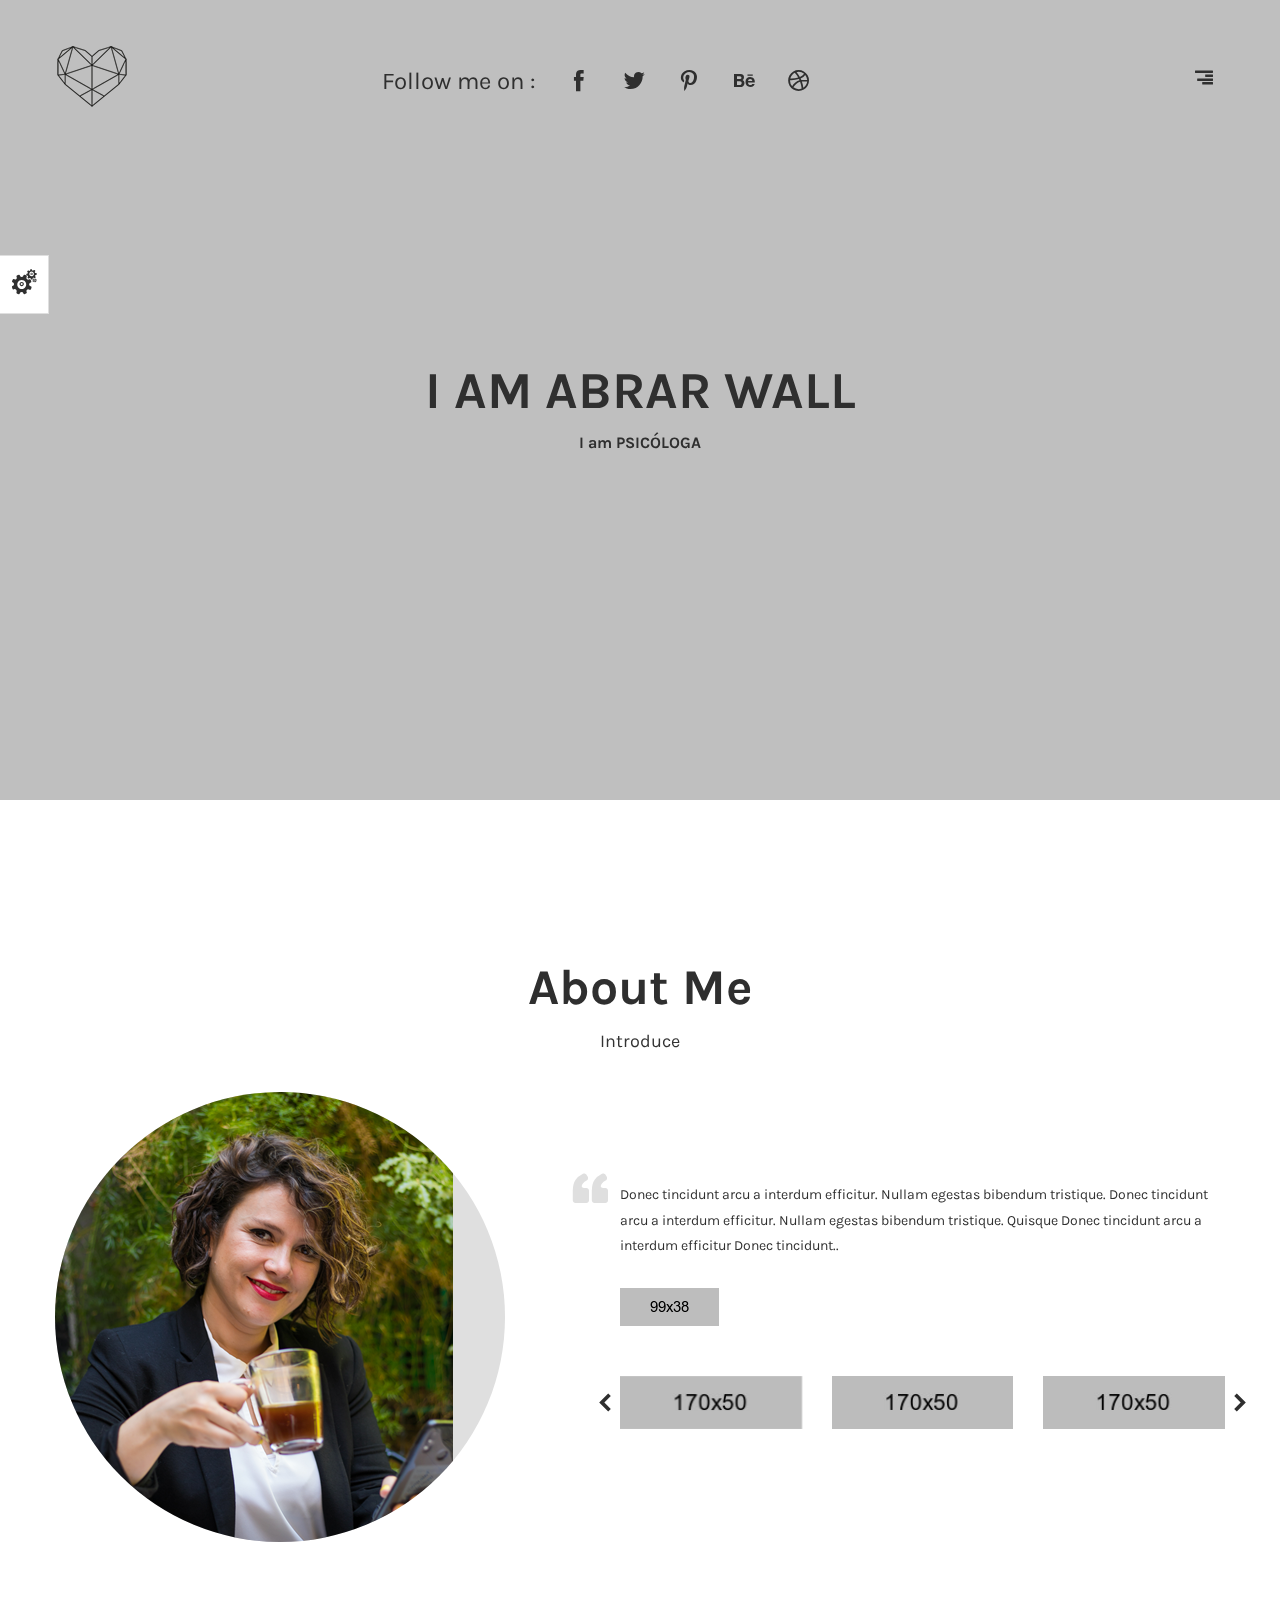
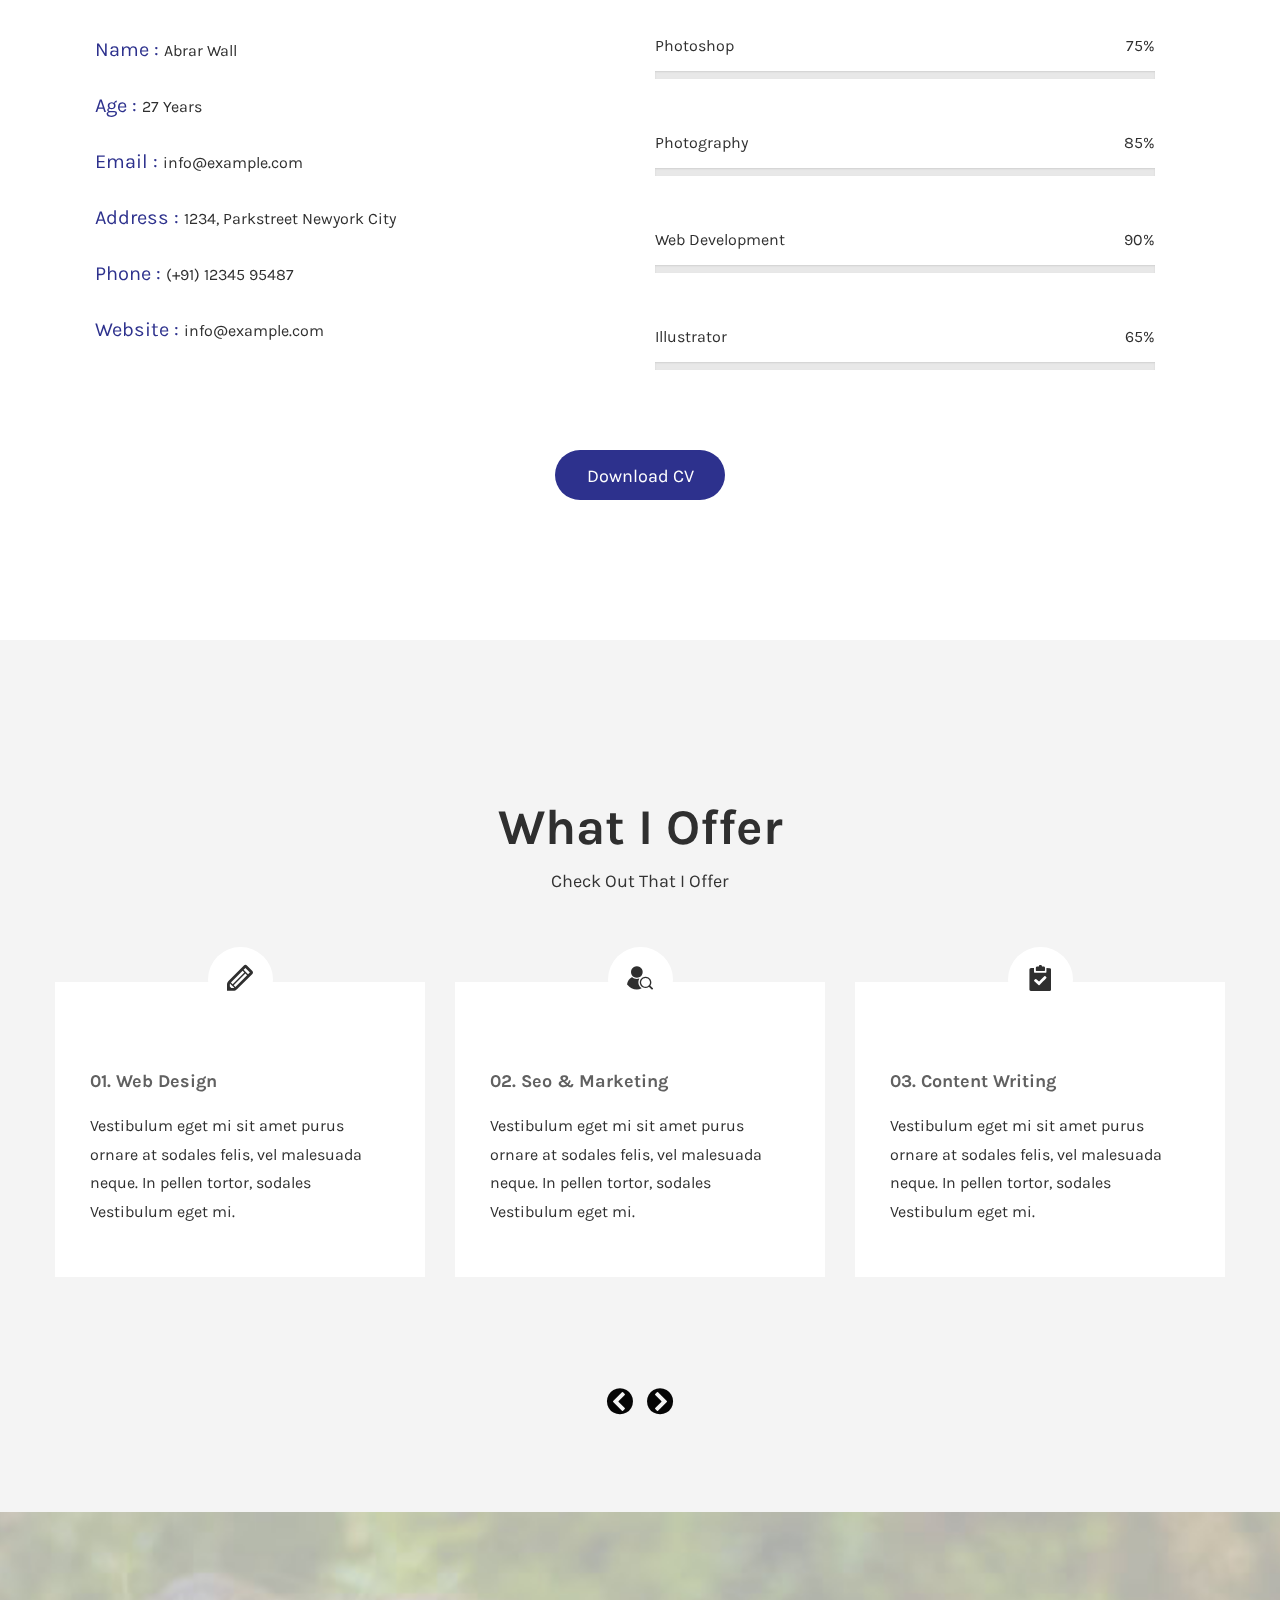
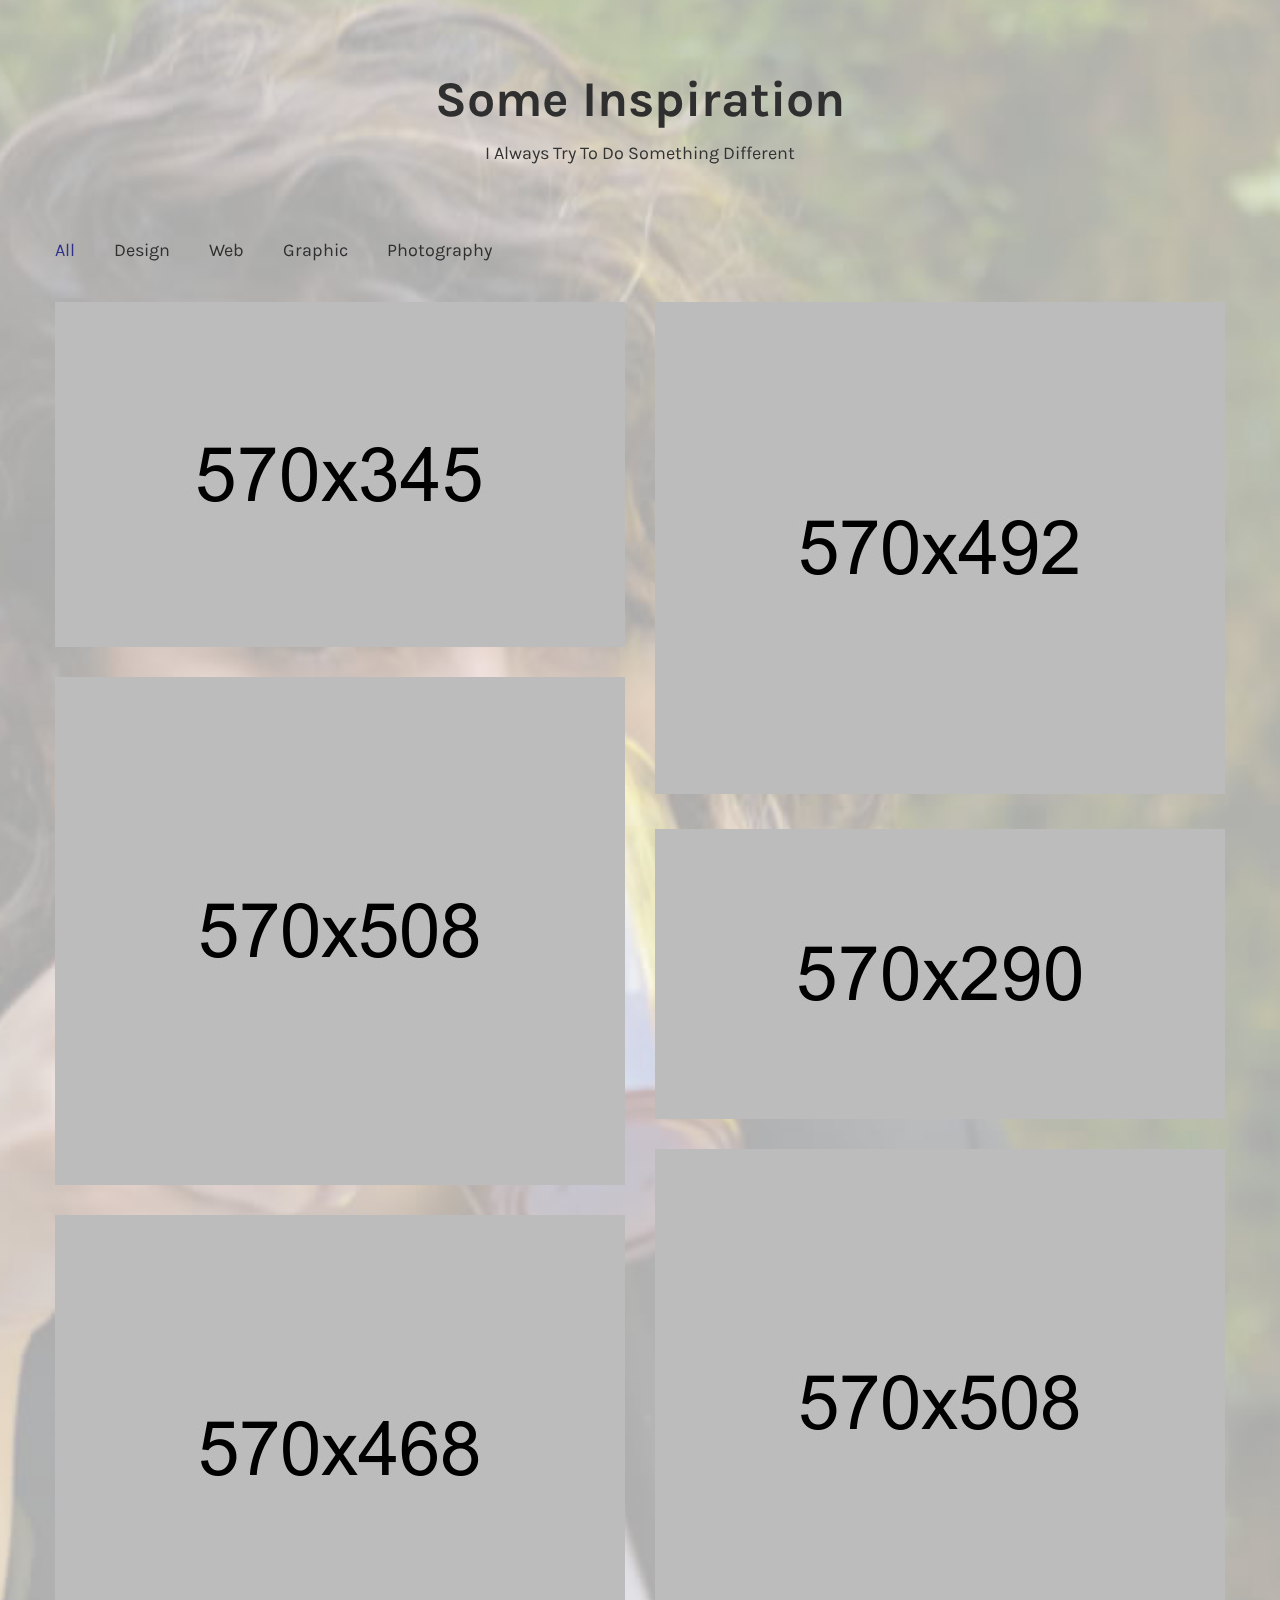
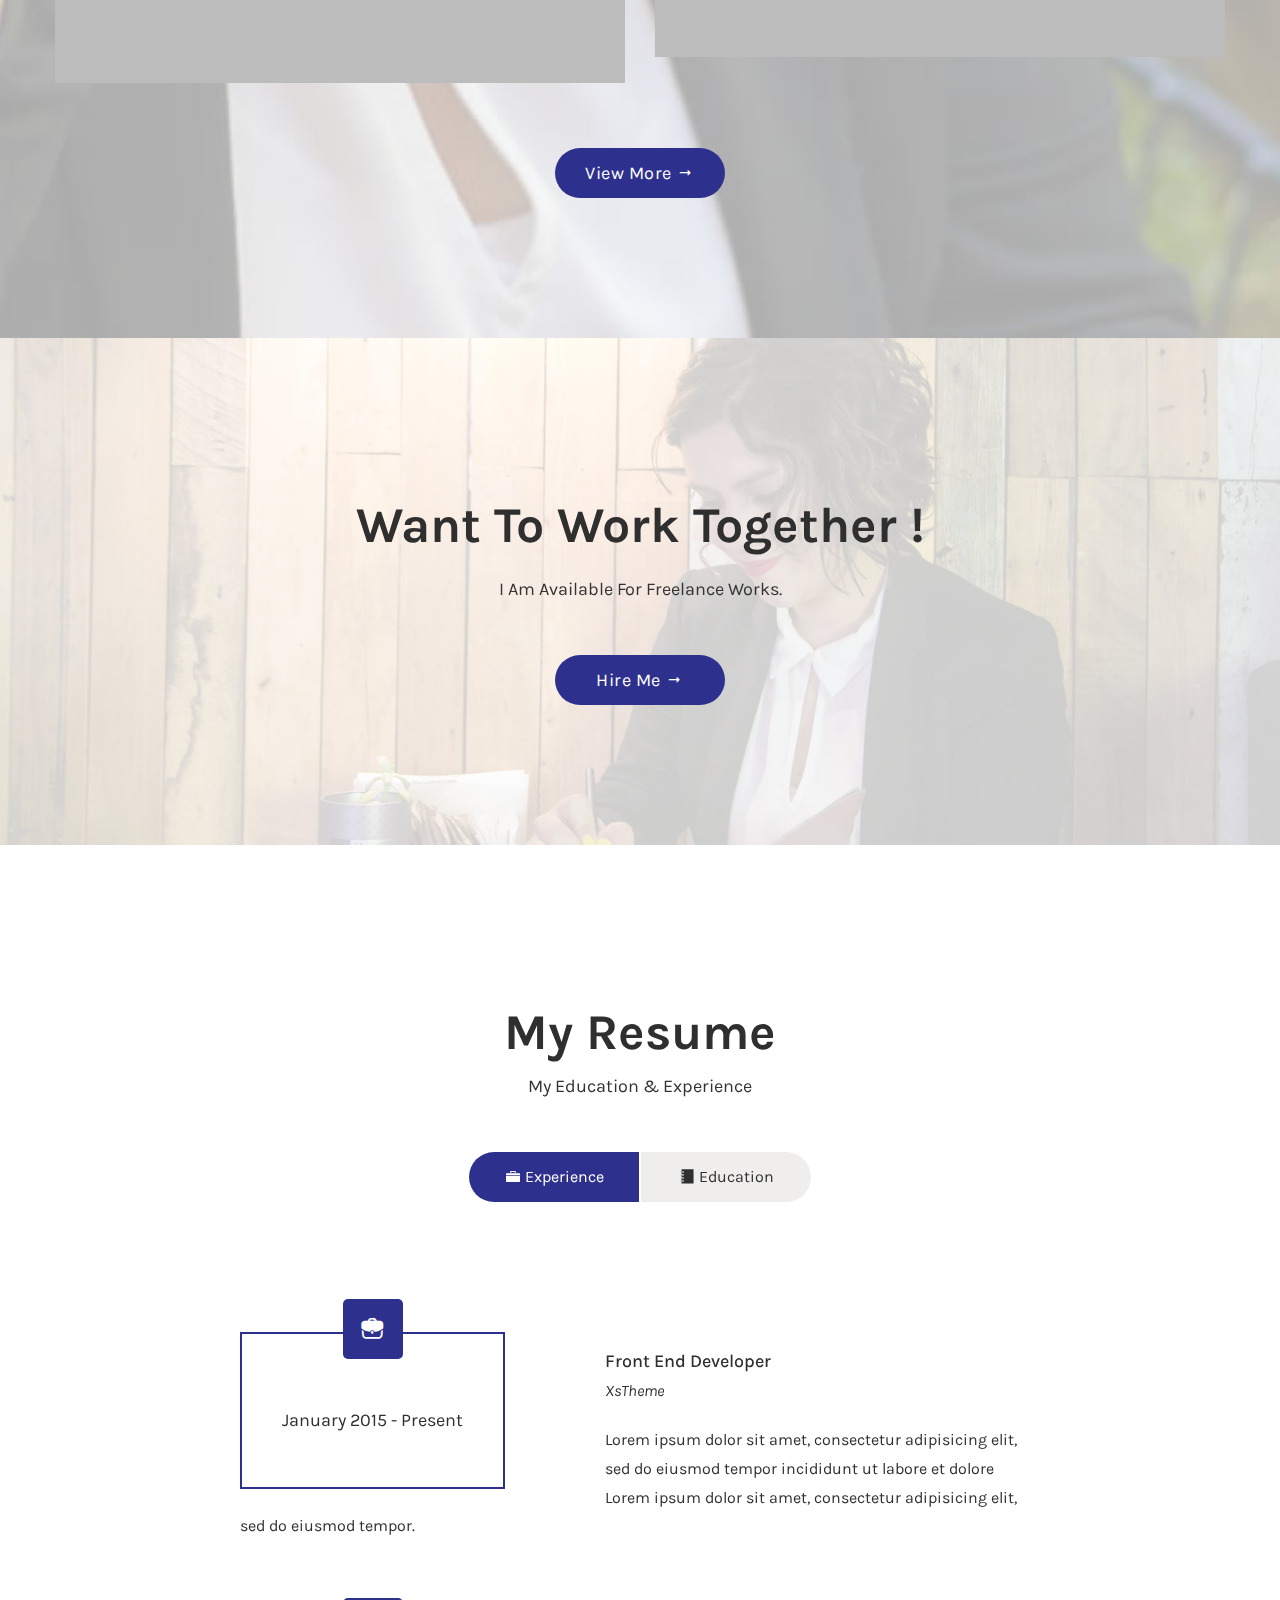
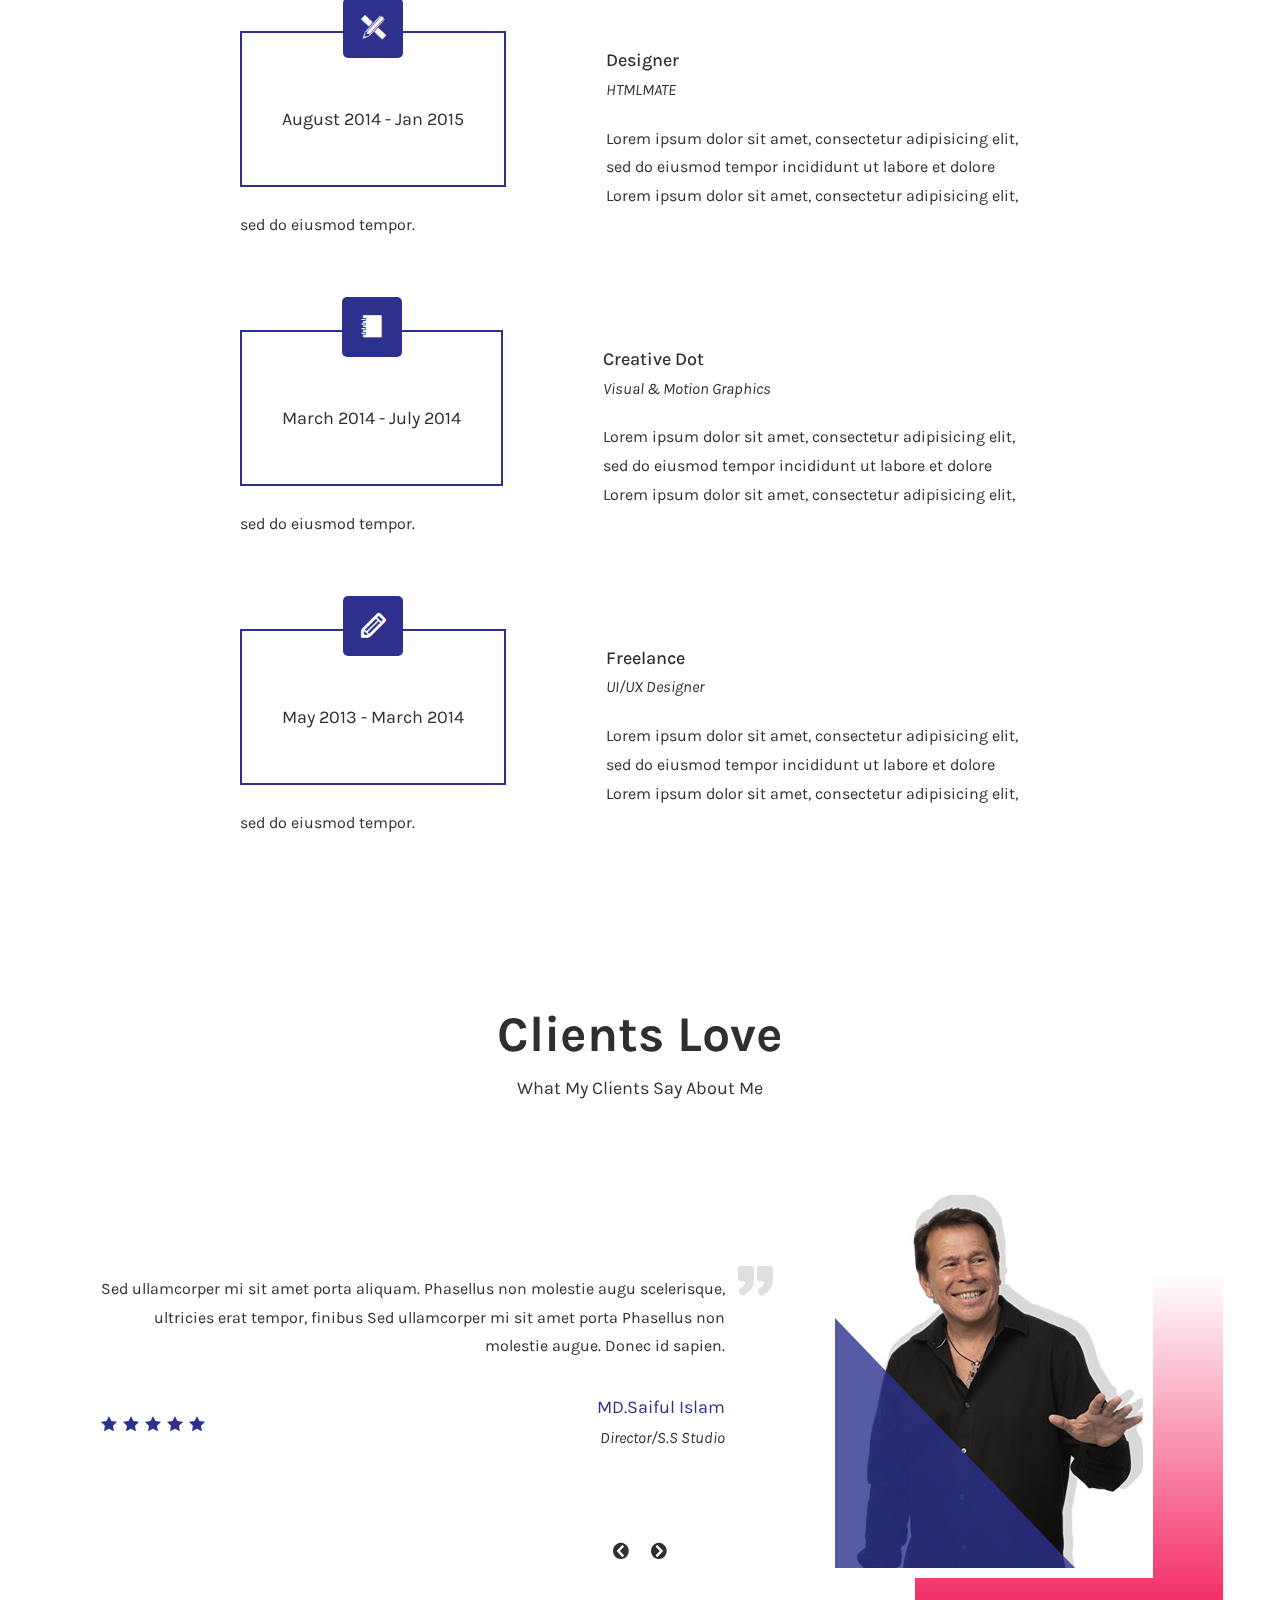
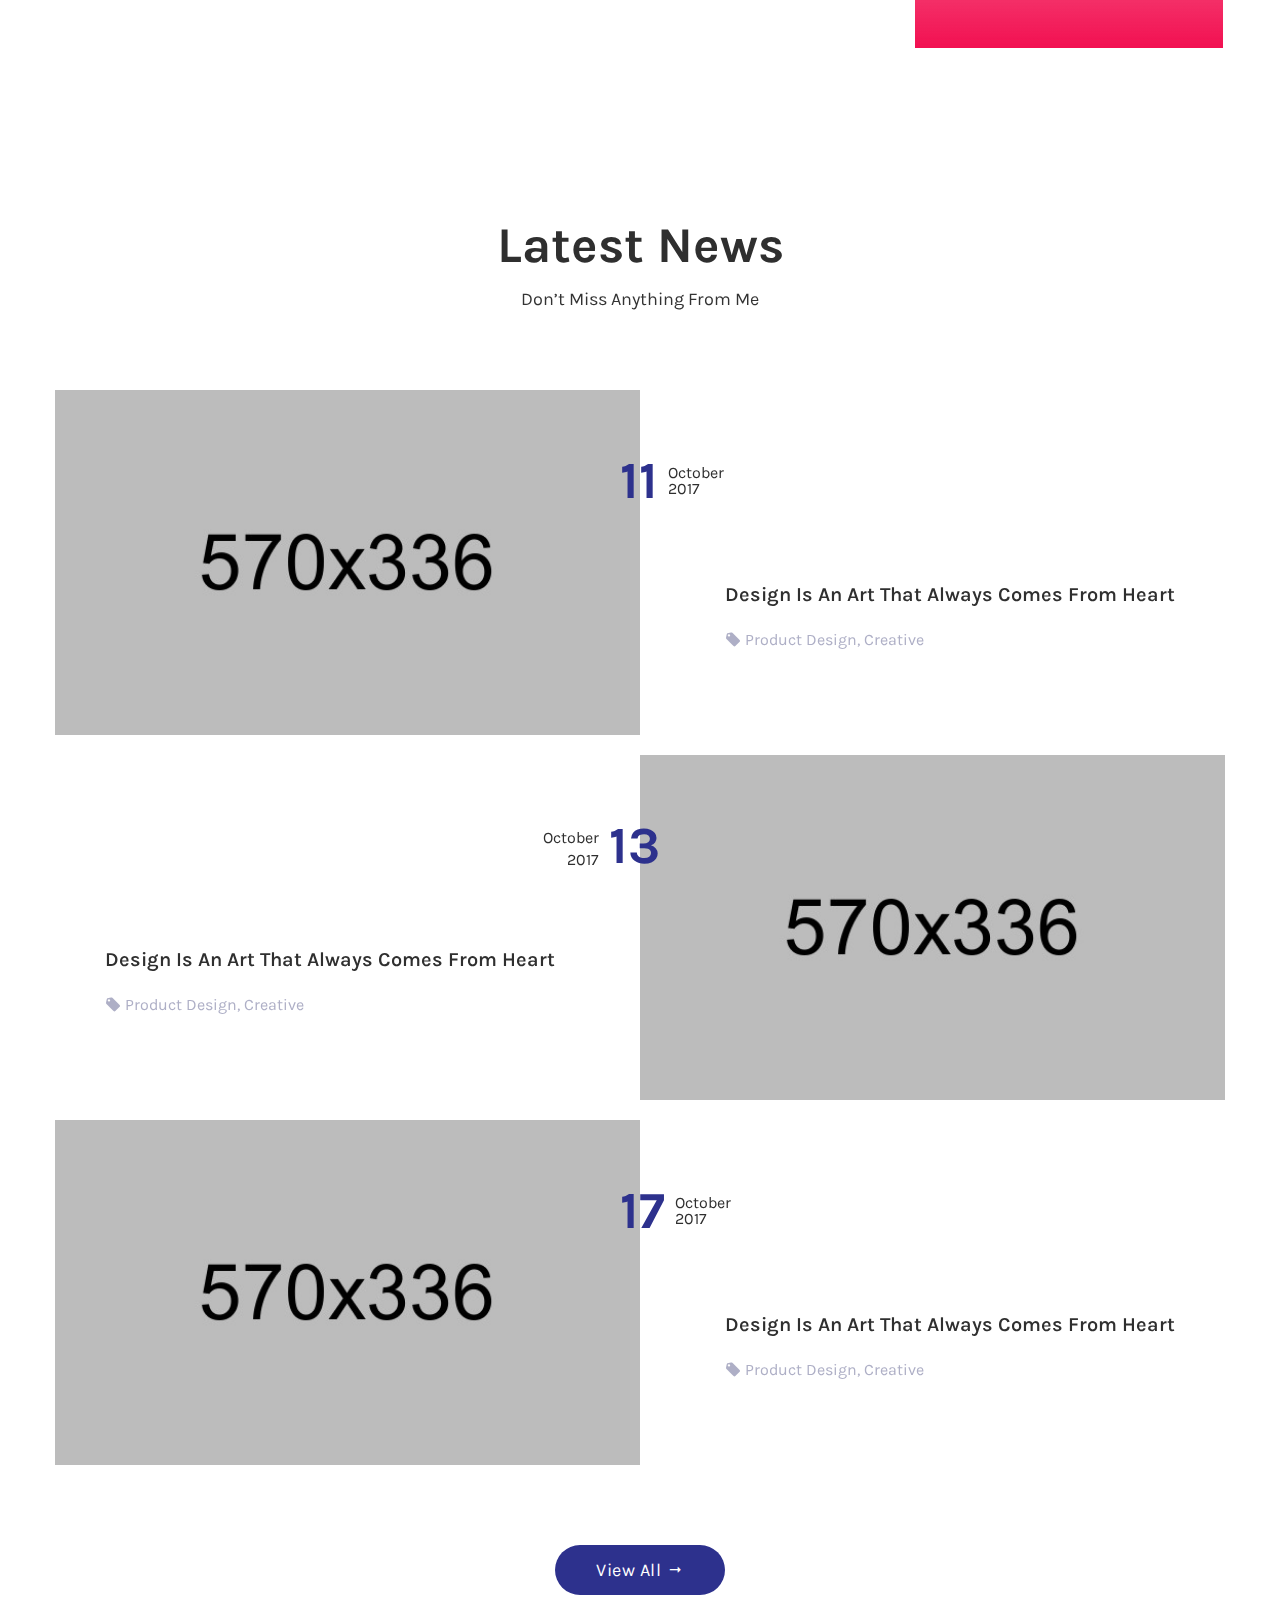
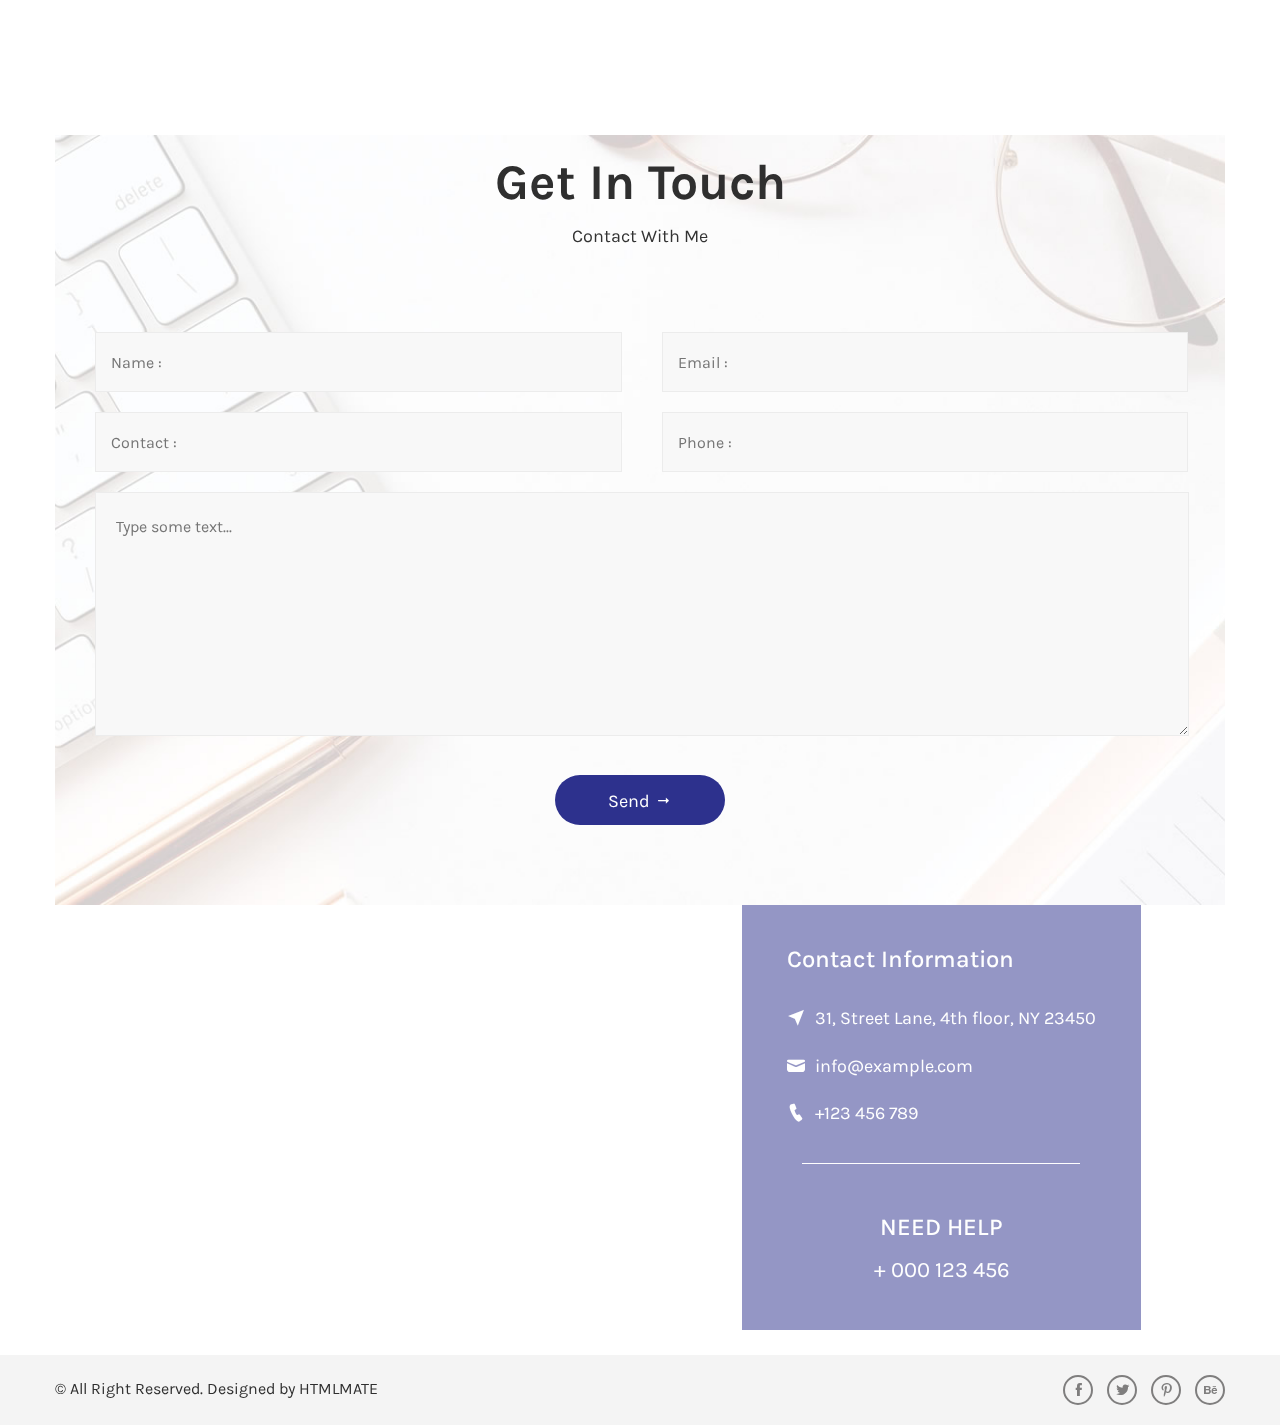
<file: index-2.html>
<!DOCTYPE html>
<html lang="zxx">
<head>
	<meta charset="utf-8">
	<title>Video banner home</title>
	

	<meta name="description" content="----">

	<meta name="keywords" content="Premium HTML Template">

	<meta name="author" content="HTMLmate">

	<!-- Mobile Specific Meta -->
	<meta name="viewport" content="width=device-width, initial-scale=1">

	<!-- css-include -->

	<link rel="stylesheet" type="text/css" href="assets/css/bootstrap.min.css">
	<link rel="stylesheet" type="text/css" href="assets/css/icofont.css">
	<link rel="stylesheet" type="text/css" href="assets/css/owl.carousel.css">
	<link rel="stylesheet" type="text/css" href="assets/css/jquery.mb.YTPlayer.min.css">
	<link rel="stylesheet" type="text/css" href="assets/css/menu.css">
	<link rel="stylesheet" type="text/css" href="assets/css/style.css">
	<link rel="stylesheet" type="text/css" href="assets/css/responsive.css">


	<link rel="stylesheet" type="text/css" href="assets/css/colors/switch.css">
	<!-- Color Alternatives -->   
	<link href="assets/css/colors/color-2.css" rel="alternate stylesheet" type="text/css" title="color-2">
	<link href="assets/css/colors/color-3.css" rel="alternate stylesheet" type="text/css" title="color-3">
	<link href="assets/css/colors/color-4.css" rel="alternate stylesheet" type="text/css" title="color-4">
	<link href="assets/css/colors/color-5.css" rel="alternate stylesheet" type="text/css" title="color-5">
	<link href="assets/css/colors/color-6.css" rel="alternate stylesheet" type="text/css" title="color-6">
	<link href="assets/css/colors/color-7.css" rel="alternate stylesheet" type="text/css" title="color-7">
	<link href="assets/css/colors/color-8.css" rel="alternate stylesheet" type="text/css" title="color-8">
	<link href="assets/css/colors/color-9.css" rel="alternate stylesheet" type="text/css" title="color-9">
</head>
<body>
<div id="preloader"></div>

	<div id="switch-color" class="color-switcher">
		<div class="open"><i class="icofont icofont-ui-settings"></i></div>
		<h4>COLOR OPTION</h4>
		<ul>
			<li><a class="color-2" onclick="setActiveStyleSheet('color-2'); return false;" href="#"><i class="icofont icofont-ui-press"></i></a> </li>
			<li><a class="color-3" onclick="setActiveStyleSheet('color-3'); return false;" href="#"><i class="icofont icofont-ui-press"></i></a> </li>
			<li><a class="color-4" onclick="setActiveStyleSheet('color-4'); return false;" href="#"><i class="icofont icofont-ui-press"></i></a> </li>
			<li><a class="color-5" onclick="setActiveStyleSheet('color-5'); return false;" href="#"><i class="icofont icofont-ui-press"></i></a> </li>
			<li><a class="color-6" onclick="setActiveStyleSheet('color-6'); return false;" href="#"><i class="icofont icofont-ui-press"></i></a> </li>
			<li><a class="color-7" onclick="setActiveStyleSheet('color-7'); return false;" href="#"><i class="icofont icofont-ui-press"></i></a> </li>
			<li><a class="color-8" onclick="setActiveStyleSheet('color-8'); return false;" href="#"><i class="icofont icofont-ui-press"></i></a> </li>
			<li><a class="color-9" onclick="setActiveStyleSheet('color-9'); return false;" href="#"><i class="icofont icofont-ui-press"></i></a> </li>
		</ul>

	</div>
	<!-- Start of nav bar 
		============================================= -->
		<nav id="abrar-nav">
			<div id="nav-off"></div>
			<div id="header-logo-m" class="side-menu-logo text-center">
				<a href="#"><img src="assets/img/logo/logo.png" alt="img"></a>
			</div>
			<ul id="menu">
				<li class="has-submenu text-capitalize">
					<a href="#">home <span class="icofont icofont-simple-down"></span></a>
					<ul class="submenu"> 
						<li><a href="index.html">Home</a></li>
						<li><a href="index-2.html">Video home</a></li>
						<li><a href="index-3.html">Audio Home</a></li>
					</ul>
				</li>
				<li><a href="#about-me">About</a></li>
				<li><a href="#what-offer">Service</a></li>
				<li><a href="#inspiration">Portfolio</a></li>
				<li><a href="#latest-blog">Blog</a></li>
				<li><a href="#contact">Contact</a></li>
			</ul>
		</nav>
		<div id="menu-overlay"></div>
	<!-- End of nav bar 
		============================================= -->



	<!-- Start of header
		============================================= -->
		<header id="site-header">
			<div class="container">
				<div class="row">
					<div id="header-logo">
						<a href="#"><img src="assets/img//logo/logo.png" alt="img"></a>
					</div>

					<div class="header-social ul-li">
						<span class="social-text cardo-family">Follow me on :</span>
						<ul>
							<li><a href="#"><i class="icofont icofont-social-facebook"></i></a></li>
							<li><a href="#"><i class="icofont icofont-social-twitter"></i></a></li>
							<li><a href="#"><i class="icofont icofont-social-pinterest"></i></a></li>
							<li><a href="#"><i class="icofont icofont-social-behance"></i></a></li>
							<li><a href="#"><i class="icofont icofont-social-dribbble"></i></a></li>
						</ul>
					</div>

					<div id="menu-burger" class="pull-right">
						<div id="menu-bar">
							<i class="icofont icofont-align-right"></i>
						</div>
					</div>
				</div>
			</div>
		</header>
	<!-- End of header
		============================================= -->



	<!-- Start of banner section
		============================================= -->
		<section id="video-bg" class="video-bg-section">
			<div class="video-area video-section">
				<div class="video-section-content">
					<div class="video-section-title bold white">
						<h1 class="vide-slider-head mb15">I AM ABRAR WALL</h1>
						<span>I am <b id="typer" class="text-uppercase"></b></span>
					</div>
				</div>
				<div class="home-video">
					<div id="P1" class="player"  data-property="{videoURL:'https://www.youtube.com/watch?v=ZydsX1qjoBI',containment:'self',showControls:true,startAt:0,mute:true,autoPlay:true,loop:true,opacity:1,showYTLogo:true, optimizeDisplay:true}"></div>
					<!--3ovA7zeviRo-->
				</div>
			</div>
		</section>
	<!-- end of banner section
		============================================= -->



	<!-- Start of about me ssection
		============================================= -->
		<section id="about-me" class="about-me-section">
			<div class="container">
				<div class="row section-padding">
					<div class="section-title text-center pb25">
						<h2 class="title-head bold">About Me</h2>
						<p>Introduce</p>
					</div>
					<div class="admin-about">
						<div class="about-me-content">
							<div class="row">
								<div class="col-md-5">
									<div class="my-profile-pic mb90">
										<img src="assets/img/profile/p1.png" alt="">
									</div>
								</div>
								<!-- /.col-md-5 -->

								<div class="col-md-7">
									<div class="admin-text pt90  pl65">
										<div class="admin-quote mb30">
											<blockquote>
												Donec tincidunt arcu a interdum efficitur. Nullam egestas bibendum tristique.
												Donec tincidunt arcu a interdum efficitur. Nullam egestas bibendum tristique. Quisque
												Donec tincidunt arcu a interdum efficitur Donec tincidunt..
											</blockquote>
										</div>

										<div class="admin-signature mb50">
											<img src="assets/img/profile/signature.png" alt="">
										</div>

										<div class="admin-sponsor">
											<div class="admin-sponsor-slider">
												<div class="sponsor-img">
													<img src="assets/img/profile/spon-1.jpg" alt="">
												</div>
												<div class="sponsor-img">
													<img src="assets/img/profile/spon-2.jpg" alt="">
												</div>
												<div class="sponsor-img">
													<img src="assets/img/profile/spon-3.jpg" alt="">
												</div>
												<div class="sponsor-img">
													<img src="assets/img/profile/spon-3.jpg" alt="">
												</div>
												<div class="sponsor-img">
													<img src="assets/img/profile/spon-2.jpg" alt="">
												</div>
												<div class="sponsor-img">
													<img src="assets/img/profile/spon-3.jpg" alt="">
												</div>
											</div>
										</div>
									</div>
								</div>
								<!-- /.col-md-7 -->
							</div>
						</div>

						<div class="about-me-description mb30">
							<div class="row">

								<div class="admin-details-description">
									<div class="col-md-6">
										<div class="my-profile-details ul-li-block">
											<ul>
												<li><p><span class="pro-title blue-clr"> Name : </span> <span class="pro-detail">Abrar Wall</span></p></li>
												<li><p><span class="pro-title blue-clr"> Age  : </span> <span class="pro-detail">27 Years</span></p></li>
												<li><p><span class="pro-title blue-clr"> Email : </span> <span class="pro-detail">info@example.com</span></p></li>
												<li><p><span class="pro-title blue-clr"> Address : </span> <span class="pro-detail">1234, Parkstreet Newyork City</span></p></li>
												<li><p><span class="pro-title blue-clr"> Phone : </span> <span class="pro-detail">(+91) 12345 95487</span></p></li>
												<li><p><span class="pro-title blue-clr"> Website : </span> <span class="pro-detail">info@example.com</span></p></li>
											</ul>
										</div>
									</div>
									<!-- /.col-md-6 -->

									<div class="col-md-6">

										<div class="skill_progress">
											<div class="single_experties">
												<div class="skilled-tittle">Photoshop
												</div>
												<div class="skilled-percent">75%
												</div>
												<div class="progress">
													<div class="progress-bar blue-bg-clr wow Rx-width-75 animated animated" role="progressbar" data-wow-duration="0.5s" data-wow-delay=".5s" aria-valuenow="0" aria-valuemin="0" aria-valuemax="100">
														<span></span>
													</div>
												</div>
											</div>
											<!-- /single_experties -->
											<div class="single_experties">
												<div class="skilled-tittle">Photography</div>
												<div class="skilled-percent">85%</div>
												<div class="progress">
													<div class="progress-bar blue-bg-clr wow Rx-width-85 animated animated" role="progressbar" data-wow-duration="1s" data-wow-delay=".15s" aria-valuenow="0" aria-valuemin="0" aria-valuemax="100">
														<span></span>
													</div>
												</div>
											</div>
											<!-- /single_experties -->
											<div class="single_experties">
												<div class="skilled-tittle">Web Development</div>
												<div class="skilled-percent">90%</div> 
												<div class="progress">
													<div class="progress-bar blue-bg-clr wow Rx-width-90 animated animated" role="progressbar" data-wow-duration="1.5s" data-wow-delay=".25s" aria-valuenow="0" aria-valuemin="0" aria-valuemax="100">
														<span></span>
													</div>
												</div>
											</div>
											<!-- /single_experties -->
											<div class="single_experties">
												<div class="skilled-tittle">Illustrator</div>
												<div class="skilled-percent">65%</div> 
												<div class="progress">
													<div class="progress-bar blue-bg-clr wow Rx-width-65 animated animated" data-wow-duration="1.3s" data-wow-delay=".35s" role="progressbar" aria-valuenow="0" aria-valuemin="0" aria-valuemax="100">
														<span></span>
													</div>
												</div>
											</div>
											<!-- /single_experties -->
										</div>
									</div>
									<!-- /.col-md-6 -->

								</div>
							</div>
						</div>
						<!-- /.about-me-description -->

						<div class="wall-btn text-center relative-position  blue-bg-clr">
							<button class="white-clr">Download CV</button>
						</div>
					</div>
					<!-- /.admin-about -->
				</div>
			</div>
		</section>
	<!-- End of about me ssection
		============================================= -->



	<!-- Start of what offer section
		============================================= -->
		<section id="what-offer" class="what-offer-section">
			<div class="container">
				<div class="row section-padding">
					<div class="section-title text-capitalize text-center pb25">
						<h2 class="title-head bold">What I Offer</h2>
						<p>Check Out That I Offer</p>
					</div>

					<div class="what-offer-content">
						
						<div class="service-text-icon  relative-position">
							<div class="service-icon transition text-center">
								<i class="transition  icofont icofont-pencil-alt-5"></i>
							</div>

							<div class="service-text">
								<div class="service-text-title mb20">
									<h3 class="service-title-head text-capitalize transition bold"><span>01.</span> Web Design</h3>
								</div>
								<div class="service-text-des">
									<p>Vestibulum eget mi sit amet purus ornare
										at sodales felis, vel malesuada neque. In pellen
									tortor, sodales Vestibulum eget mi.</p>
								</div>
							</div>
						</div>

						<div class="service-text-icon  relative-position">
							<div class="service-icon transition text-center">
								<i class="transition  icofont icofont-user-search"></i>
							</div>

							<div class="service-text">
								<div class="service-text-title mb20">
									<h3 class="service-title-head text-capitalize transition bold"><span>02.</span> Seo & Marketing</h3>
								</div>
								<div class="service-text-des">
									<p>Vestibulum eget mi sit amet purus ornare
										at sodales felis, vel malesuada neque. In pellen
									tortor, sodales Vestibulum eget mi.</p>
								</div>
							</div>
						</div>

						
						<div class="service-text-icon  relative-position">
							<div class="service-icon transition text-center">
								<i class="transition  icofont icofont-ui-clip-board"></i>
							</div>

							<div class="service-text">
								<div class="service-text-title mb20">
									<h3 class="service-title-head text-capitalize transition bold"><span>03.</span> Content Writing</h3>
								</div>
								<div class="service-text-des">
									<p>Vestibulum eget mi sit amet purus ornare
										at sodales felis, vel malesuada neque. In pellen
									tortor, sodales Vestibulum eget mi.</p>
								</div>
							</div>
						</div>

						
						<div class="service-text-icon  relative-position">
							<div class="service-icon transition text-center">
								<i class="transition  icofont icofont-code-alt"></i>
							</div>

							<div class="service-text">
								<div class="service-text-title mb20">
									<h3 class="service-title-head transition bold"><span>04.</span> Web Development</h3>
								</div>
								<div class="service-text-des">
									<p>Vestibulum eget mi sit amet purus ornare
										at sodales felis, vel malesuada neque. In pellen
									tortor, sodales Vestibulum eget mi.</p>
								</div>
							</div>
						</div>

						
						<div class="service-text-icon  relative-position">
							<div class="service-icon transition text-center">
								<i class="transition  icofont icofont-brand-wordpress"></i>
							</div>

							<div class="service-text">
								<div class="service-text-title mb20">
									<h3 class="service-title-head transition bold"><span>05.</span> Wordpress</h3>
								</div>
								<div class="service-text-des">
									<p>Vestibulum eget mi sit amet purus ornare
										at sodales felis, vel malesuada neque. In pellen
									tortor, sodales Vestibulum eget mi.</p>
								</div>
							</div>
						</div>

						
						<div class="service-text-icon  relative-position">
							<div class="service-icon transition text-center">
								<i class="transition  icofont icofont-live-support"></i>
							</div>

							<div class="service-text">
								<div class="service-text-title mb20">
									<h3 class="service-title-head transition bold"><span>06.</span> 24/7 Support</h3>
								</div>
								<div class="service-text-des">
									<p>Vestibulum eget mi sit amet purus ornare
										at sodales felis, vel malesuada neque. In pellen
									tortor, sodales Vestibulum eget mi.</p>
								</div>
							</div>
						</div>

					</div>
					<!-- /.what-offer-content -->
				</div>
			</div>
		</section>
	<!-- End of what offer section
		============================================= -->



	<!-- Start of inspiration section
		============================================= -->
		<section id="inspiration" class="inspiration-section">
			<div class="container">
				<div class="row section-padding">
					<div class="section-title text-capitalize text-center pb25">
						<h2 class="title-head bold">Some Inspiration</h2>
						<p>I always try to do something different</p>
					</div>
					<!-- /.section-title -->

					<div class="portfolio-content pt30">
						<div class="portfolio-tab pb55">
							<div id="filters" class="button-group mb20">
								<button class="tab-button active" data-filter="*">All</button>
								<button class="tab-button" data-filter=".web"> Design</button>
								<button class="tab-button" data-filter=".design">Web</button>
								<button class="tab-button" data-filter=".branding">Graphic</button>
								<button class="tab-button" data-filter=".photography"> Photography</button>
							</div>
							<!-- /tab-button -->

							<div class="portfolio-tab-text-pic mb50 row">
								<div id="posts">

									<div id="1" class="item item-grid web">
										<div class="item-wrap">
											<div class="work-item">
												<div class="work-pic">
													<img src="assets/img/portfolio/port-1.jpg" alt="image">
												</div>
												<!-- //img -->
												<div class="hover-content transition  text-center">
													<div class="hover-text  mb20">
														<a href="#" data-toggle="modal" data-target="#myModal-2"><i class="icofont icofont-plus-circle"></i></a>
													</div>
													<!-- //light-box-img -->
													<div class="project-description text-capitalize">
														<h3><a  class="play-fair white-clr" href="#">project Item Title</a></h3>
													</div>
													<!-- //project-description -->
												</div>

												<div id="myModal-2" class="modal fade" role="dialog">
													<div class="modal-dialog">

														<!-- Modal content-->
														<div class="modal-content">
															<div class="modal-header text-center">
																<button type="button" class="close text-capitalize text-center" data-dismiss="modal"><i class="icofont icofont-close"></i> close</button>
															</div>
															<div class="modal-body">
																<div class="product-slide mb30">
																	<div class="portfolio-single-slide">

																		<div class="portfolio-single-img">
																			<img src="assets/img/portfolio/ps-1.jpg" alt="">
																		</div>
																</div>
															</div>
															<div class="portfolio-single-title mb80 text-center">
																<h3 class="portfolio-head">Project : Product Label Design</h3>
															</div>

															<div class="project-details-text">
																<div class="row">

																	<div class="col-md-4">
																		<div class="project-details-area">
																			<h3 class="project-details-tilte mb30 blue-clr play-fair">About The Project :</h3>
																			<div class="project-info">
																				<p>Curabitur bibendum elementum enim sit amet
																					Nullam iaculis elementum eros quis aliquet. Phase
																					gravida sem a lorem Curabitur bibendum elemen
																					sit amet dignissim. Nullam iaculis elementum eros
																				liquet. Phasellus gravida sem a lorem</p>
																				<p>
																					Nullam iaculis elementum eros
																					liquet. Phasellus gravida sem a lorem Curabitur
																					bibendum.
																				</p>
																			</div>
																		</div>
																	</div>

																	<div class="col-md-4">
																		<div class="project-details-area">
																			<h3 class="project-details-tilte mb30 blue-clr play-fair">Result Of The Project: </h3>
																			<div class="project-info ul-li-block">
																				<ul class="mb30">
																					<li><span class="info-title">Project Management :</span> Effective</li>
																					<li><span class="info-title">Evaluate :</span> 100%</li>
																					<li><span class="info-title">Design :</span> 100%</li>
																					<li><span class="info-title">Development :</span> 100%</li>
																					<li><span class="info-title">Analyze :</span> Efective</li>
																				</ul>
																				<div class="project-result">Result: <span class="blue-clr">Positive & Garunteed</span></div>
																			</div>
																		</div>
																	</div>

																	<div class="col-md-4">
																		<div class="project-details-area">
																			<h3 class="project-details-tilte mb30 blue-clr play-fair">Project Details: </h3>
																			<div class="project-info ul-li-block">
																				<div class="project-result mb20 bold">International University</div>
																				<ul>
																					<li><span class="info-title">Clients :</span> Professor D.Maria</li>
																					<li><span class="info-title">Web Design Project</span></li>
																					<li><span class="info-title">Date :</span> 16-10-2017</li>
																					<li><span class="info-title">Email: </span>info@example.com</li>
																					<li><span class="info-title">Project Type  :</span> Remotely Work</li>
																				</ul>
																			</div>
																		</div>
																	</div>
																</div>
															</div>

															<div class="related-project section-padding">
																<div class="related-project-title text-center">
																	<h3 class="play-fair text-center mb80">Related Project</h3>
																</div>
																<div class="row">
																	<div class="col-md-4">
																		<div class="related-project-img-text mb30">
																			<img src="assets/img/portfolio/rp-1.jpg" alt="img">
																			<div class="related-project-name pt20 text-center">
																				Project Product Design
																			</div>
																		</div>
																	</div>

																	<div class="col-md-4">
																		<div class="related-project-img-text mb30">
																			<img src="assets/img/portfolio/rp-2.jpg" alt="img">
																			<div class="related-project-name pt20 text-center">
																				Project Product Design
																			</div>
																		</div>
																	</div>

																	<div class="col-md-4">
																		<div class="related-project-img-text mb30">
																			<img src="assets/img/portfolio/rp-3.jpg" alt="img">
																			<div class="related-project-name pt20 text-center">
																				Project Product Design
																			</div>
																		</div>
																	</div>

																	<div class="col-md-4">
																		<div class="related-project-img-text mb30">
																			<img src="assets/img/portfolio/rp-4.jpg" alt="img">
																			<div class="related-project-name pt20 text-center">
																				Project Product Design
																			</div>
																		</div>
																	</div>

																	<div class="col-md-4">
																		<div class="related-project-img-text mb30">
																			<img src="assets/img/portfolio/rp-5.jpg" alt="img">
																			<div class="related-project-name pt20 text-center">
																				Project Product Design
																			</div>
																		</div>
																	</div>
																</div>
															</div>
														</div>
													</div>
												</div>
											</div>
										</div>
									</div>
								</div>
								<!-- /item -->

								<div id="2" class="item item-grid design branding">
									<div class="item-wrap">
										<div class="work-item">
											<div class="work-pic mb20">
												<img src="assets/img/portfolio/port-4.jpg" alt="image">
											</div>
											<!-- //img -->
											<div class="hover-content transition text-center">
												<div class="hover-text mb20 text-center">
													<a href="#" data-toggle="modal" data-target="#myModal-3"><i class="icofont icofont-plus-circle"></i></a>
												</div>
												<!-- //light-box-img -->
												<div class="project-description text-capitalize">
													<h3><a class="play-fair white-clr" href="#">project Item Title</a></h3>
												</div>
												<!-- //project-description -->
											</div>

											<div id="myModal-3" class="modal fade" role="dialog">
												<div class="modal-dialog">

													<!-- Modal content-->
													<div class="modal-content">
														<div class="modal-header text-center">
															<button type="button" class="close text-capitalize text-center" data-dismiss="modal"><i class="icofont icofont-close"></i> close</button>
														</div>
														<div class="modal-body">
															<div class="product-slide mb30">
																<div class="portfolio-single-slide">

																	<div class="portfolio-single-img">
																		<img src="assets/img/portfolio/ps-1.jpg" alt="">
																	</div>
																</div>
															</div>
															<div class="portfolio-single-title mb80 text-center">
																<h3 class="portfolio-head">Project : Product Label Design</h3>
															</div>

															<div class="project-details-text">
																<div class="row">

																	<div class="col-md-4">
																		<div class="project-details-area">
																			<h3 class="project-details-tilte mb30 blue-clr play-fair">About The Project :</h3>
																			<div class="project-info">
																				<p>Curabitur bibendum elementum enim sit amet
																					Nullam iaculis elementum eros quis aliquet. Phase
																					gravida sem a lorem Curabitur bibendum elemen
																					sit amet dignissim. Nullam iaculis elementum eros
																				liquet. Phasellus gravida sem a lorem</p>
																				<p>
																					Nullam iaculis elementum eros
																					liquet. Phasellus gravida sem a lorem Curabitur
																					bibendum.
																				</p>
																			</div>
																		</div>
																	</div>

																	<div class="col-md-4">
																		<div class="project-details-area">
																			<h3 class="project-details-tilte mb30 blue-clr play-fair">Result Of The Project: </h3>
																			<div class="project-info ul-li-block">
																				<ul class="mb30">
																					<li><span class="info-title">Project Management :</span> Effective</li>
																					<li><span class="info-title">Evaluate :</span> 100%</li>
																					<li><span class="info-title">Design :</span> 100%</li>
																					<li><span class="info-title">Development :</span> 100%</li>
																					<li><span class="info-title">Analyze :</span> Efective</li>
																				</ul>
																				<div class="project-result">Result: <span class="blue-clr">Positive & Garunteed</span></div>
																			</div>
																		</div>
																	</div>

																	<div class="col-md-4">
																		<div class="project-details-area">
																			<h3 class="project-details-tilte mb30 blue-clr play-fair">Project Details: </h3>
																			<div class="project-info ul-li-block">
																				<div class="project-result mb20 bold">International University</div>
																				<ul>
																					<li><span class="info-title">Clients :</span> Professor D.Maria</li>
																					<li><span class="info-title">Web Design Project</span></li>
																					<li><span class="info-title">Date :</span> 16-10-2017</li>
																					<li><span class="info-title">Email: </span>info@example.com</li>
																					<li><span class="info-title">Project Type  :</span> Remotely Work</li>
																				</ul>
																			</div>
																		</div>
																	</div>
																</div>
															</div>

															<div class="related-project section-padding">
																<div class="related-project-title text-center">
																	<h3 class="play-fair text-center mb80">Related Project</h3>
																</div>
																<div class="row">
																	<div class="col-md-4">
																		<div class="related-project-img-text mb30">
																			<img src="assets/img/portfolio/rp-1.jpg" alt="img">
																			<div class="related-project-name pt20 text-center">
																				Project Product Design
																			</div>
																		</div>
																	</div>

																	<div class="col-md-4">
																		<div class="related-project-img-text mb30">
																			<img src="assets/img/portfolio/rp-2.jpg" alt="img">
																			<div class="related-project-name pt20 text-center">
																				Project Product Design
																			</div>
																		</div>
																	</div>

																	<div class="col-md-4">
																		<div class="related-project-img-text mb30">
																			<img src="assets/img/portfolio/rp-3.jpg" alt="img">
																			<div class="related-project-name pt20 text-center">
																				Project Product Design
																			</div>
																		</div>
																	</div>

																	<div class="col-md-4">
																		<div class="related-project-img-text mb30">
																			<img src="assets/img/portfolio/rp-4.jpg" alt="img">
																			<div class="related-project-name pt20 text-center">
																				Project Product Design
																			</div>
																		</div>
																	</div>

																	<div class="col-md-4">
																		<div class="related-project-img-text mb30">
																			<img src="assets/img/portfolio/rp-5.jpg" alt="img">
																			<div class="related-project-name pt20 text-center">
																				Project Product Design
																			</div>
																		</div>
																	</div>
																</div>
															</div>
														</div>
													</div>
												</div>
											</div>
										</div>

									</div>
								</div>
								<!-- /item -->

								<div id="3" class="item item-grid design web">
									<div class="item-wrap">
										<div class="work-item">
											<div class="work-pic">
												<img src="assets/img/portfolio/port-6.jpg" alt="image">
											</div>
											<!-- //img -->
											<div class="hover-content mb20 transition text-center">
												<div class="hover-text mb20 text-center">
													<a href="#" data-toggle="modal" data-target="#myModal-4"><i class="icofont icofont-plus-circle"></i></a>
												</div>
												<!-- //light-box-img -->
												<div class="project-description text-capitalize">
													<h3><a class="play-fair white-clr" href="#">project Item Title</a></h3>
												</div>
												<!-- //project-description -->
											</div>

											<div id="myModal-4" class="modal fade" role="dialog">
												<div class="modal-dialog">

													<!-- Modal content-->
													<div class="modal-content">
														<div class="modal-header text-center">
															<button type="button" class="close text-capitalize text-center" data-dismiss="modal"><i class="icofont icofont-close"></i> close</button>
														</div>
														<div class="modal-body">
															<div class="product-slide mb30">
																<div class="portfolio-single-slide">

																	<div class="portfolio-single-img">
																		<img src="assets/img/portfolio/ps-1.jpg" alt="">
																	</div>
																</div>
															</div>
															<div class="portfolio-single-title mb80 text-center">
																<h3 class="portfolio-head">Project : Product Label Design</h3>
															</div>

															<div class="project-details-text">
																<div class="row">

																	<div class="col-md-4">
																		<div class="project-details-area">
																			<h3 class="project-details-tilte mb30 blue-clr play-fair">About The Project :</h3>
																			<div class="project-info">
																				<p>Curabitur bibendum elementum enim sit amet
																					Nullam iaculis elementum eros quis aliquet. Phase
																					gravida sem a lorem Curabitur bibendum elemen
																					sit amet dignissim. Nullam iaculis elementum eros
																				liquet. Phasellus gravida sem a lorem</p>
																				<p>
																					Nullam iaculis elementum eros
																					liquet. Phasellus gravida sem a lorem Curabitur
																					bibendum.
																				</p>
																			</div>
																		</div>
																	</div>

																	<div class="col-md-4">
																		<div class="project-details-area">
																			<h3 class="project-details-tilte mb30 blue-clr play-fair">Result Of The Project: </h3>
																			<div class="project-info ul-li-block">
																				<ul class="mb30">
																					<li><span class="info-title">Project Management :</span> Effective</li>
																					<li><span class="info-title">Evaluate :</span> 100%</li>
																					<li><span class="info-title">Design :</span> 100%</li>
																					<li><span class="info-title">Development :</span> 100%</li>
																					<li><span class="info-title">Analyze :</span> Efective</li>
																				</ul>
																				<div class="project-result">Result: <span class="blue-clr">Positive & Garunteed</span></div>
																			</div>
																		</div>
																	</div>

																	<div class="col-md-4">
																		<div class="project-details-area">
																			<h3 class="project-details-tilte mb30 blue-clr play-fair">Project Details: </h3>
																			<div class="project-info ul-li-block">
																				<div class="project-result mb20 bold">International University</div>
																				<ul>
																					<li><span class="info-title">Clients :</span> Professor D.Maria</li>
																					<li><span class="info-title">Web Design Project</span></li>
																					<li><span class="info-title">Date :</span> 16-10-2017</li>
																					<li><span class="info-title">Email: </span>info@example.com</li>
																					<li><span class="info-title">Project Type  :</span> Remotely Work</li>
																				</ul>
																			</div>
																		</div>
																	</div>

																</div>
															</div>

															<div class="related-project section-padding">
																<div class="related-project-title text-center">
																	<h3 class="play-fair text-center mb80">Related Project</h3>
																</div>
																<div class="row">
																	<div class="col-md-4">
																		<div class="related-project-img-text mb30">
																			<img src="assets/img/portfolio/rp-1.jpg" alt="img">
																			<div class="related-project-name pt20 text-center">
																				Project Product Design
																			</div>
																		</div>
																	</div>

																	<div class="col-md-4">
																		<div class="related-project-img-text mb30">
																			<img src="assets/img/portfolio/rp-2.jpg" alt="img">
																			<div class="related-project-name pt20 text-center">
																				Project Product Design
																			</div>
																		</div>
																	</div>

																	<div class="col-md-4">
																		<div class="related-project-img-text mb30">
																			<img src="assets/img/portfolio/rp-3.jpg" alt="img">
																			<div class="related-project-name pt20 text-center">
																				Project Product Design
																			</div>
																		</div>
																	</div>

																	<div class="col-md-4">
																		<div class="related-project-img-text mb30">
																			<img src="assets/img/portfolio/rp-4.jpg" alt="img">
																			<div class="related-project-name pt20 text-center">
																				Project Product Design
																			</div>
																		</div>
																	</div>

																	<div class="col-md-4">
																		<div class="related-project-img-text mb30">
																			<img src="assets/img/portfolio/rp-5.jpg" alt="img">
																			<div class="related-project-name pt20 text-center">
																				Project Product Design
																			</div>
																		</div>
																	</div>
																</div>
															</div>
														</div>
													</div>
												</div>
											</div>
										</div>
									</div>
								</div>
								<!-- /item -->

								<div id="4" class="item item-grid design photography web">
									<div class="item-wrap">
										<div class="work-item">
											<div class="work-pic">
												<img src="assets/img/portfolio/port-5.jpg" alt="image">
											</div>
											<!-- //img -->
											<div class="hover-content  transition text-center">
												<div class="hover-text mb20 text-center">
													<a href="#" data-toggle="modal" data-target="#myModal-7"><i class="icofont icofont-plus-circle"></i></a>
												</div>
												<!-- //light-box-img -->
												<div class="project-description text-capitalize">
													<h3><a class="play-fair white-clr" href="#">project Item Title</a></h3>
												</div>
												<!-- //project-description -->
											</div>

											<div id="myModal-7" class="modal fade" role="dialog">
												<div class="modal-dialog">

													<!-- Modal content-->
													<div class="modal-content">
														<div class="modal-header text-center">
															<button type="button" class="close text-capitalize text-center" data-dismiss="modal"><i class="icofont icofont-close"></i> close</button>
														</div>
														<div class="modal-body">
															<div class="product-slide mb30">
																<div class="portfolio-single-slide">

																	<div class="portfolio-single-img">
																		<img src="assets/img/portfolio/ps-1.jpg" alt="">
																	</div>
																</div>
															</div>
															<div class="portfolio-single-title mb80 text-center">
																<h3 class="portfolio-head">Project : Product Label Design</h3>
															</div>

															<div class="project-details-text">
																<div class="row">

																	<div class="col-md-4">
																		<div class="project-details-area">
																			<h3 class="project-details-tilte mb30 blue-clr play-fair">About The Project :</h3>
																			<div class="project-info">
																				<p>Curabitur bibendum elementum enim sit amet
																					Nullam iaculis elementum eros quis aliquet. Phase
																					gravida sem a lorem Curabitur bibendum elemen
																					sit amet dignissim. Nullam iaculis elementum eros
																				liquet. Phasellus gravida sem a lorem</p>
																				<p>
																					Nullam iaculis elementum eros
																					liquet. Phasellus gravida sem a lorem Curabitur
																					bibendum.
																				</p>
																			</div>
																		</div>
																	</div>

																	<div class="col-md-4">
																		<div class="project-details-area">
																			<h3 class="project-details-tilte mb30 blue-clr play-fair">Result Of The Project: </h3>
																			<div class="project-info ul-li-block">
																				<ul class="mb30">
																					<li><span class="info-title">Project Management :</span> Effective</li>
																					<li><span class="info-title">Evaluate :</span> 100%</li>
																					<li><span class="info-title">Design :</span> 100%</li>
																					<li><span class="info-title">Development :</span> 100%</li>
																					<li><span class="info-title">Analyze :</span> Efective</li>
																				</ul>
																				<div class="project-result">Result: <span class="blue-clr">Positive & Garunteed</span></div>
																			</div>
																		</div>
																	</div>

																	<div class="col-md-4">
																		<div class="project-details-area">
																			<h3 class="project-details-tilte mb30 blue-clr play-fair">Project Details: </h3>
																			<div class="project-info ul-li-block">
																				<div class="project-result mb20 bold">International University</div>
																				<ul>
																					<li><span class="info-title">Clients :</span> Professor D.Maria</li>
																					<li><span class="info-title">Web Design Project</span></li>
																					<li><span class="info-title">Date :</span> 16-10-2017</li>
																					<li><span class="info-title">Email: </span>info@example.com</li>
																					<li><span class="info-title">Project Type  :</span> Remotely Work</li>
																				</ul>
																			</div>
																		</div>
																	</div>
																</div>
															</div>

															<div class="related-project section-padding">
																<div class="related-project-title text-center">
																	<h3 class="play-fair text-center mb80">Related Project</h3>
																</div>
																<div class="row">
																	<div class="col-md-4">
																		<div class="related-project-img-text mb30">
																			<img src="assets/img/portfolio/rp-1.jpg" alt="img">
																			<div class="related-project-name pt20 text-center">
																				Project Product Design
																			</div>
																		</div>
																	</div>

																	<div class="col-md-4">
																		<div class="related-project-img-text mb30">
																			<img src="assets/img/portfolio/rp-2.jpg" alt="img">
																			<div class="related-project-name pt20 text-center">
																				Project Product Design
																			</div>
																		</div>
																	</div>

																	<div class="col-md-4">
																		<div class="related-project-img-text mb30">
																			<img src="assets/img/portfolio/rp-3.jpg" alt="img">
																			<div class="related-project-name pt20 text-center">
																				Project Product Design
																			</div>
																		</div>
																	</div>

																	<div class="col-md-4">
																		<div class="related-project-img-text mb30">
																			<img src="assets/img/portfolio/rp-4.jpg" alt="img">
																			<div class="related-project-name pt20 text-center">
																				Project Product Design
																			</div>
																		</div>
																	</div>

																	<div class="col-md-4">
																		<div class="related-project-img-text mb30">
																			<img src="assets/img/portfolio/rp-5.jpg" alt="img">
																			<div class="related-project-name pt20 text-center">
																				Project Product Design
																			</div>
																		</div>
																	</div>
																</div>
															</div>

														</div>
													</div>

												</div>
											</div>
										</div>

									</div>
								</div>
								<!-- /item -->

								<div id="5" class="item item-grid design web">
									<div class="item-wrap">
										<div class="work-item">
											<div class="work-pic">
												<img src="assets/img/portfolio/port-6.jpg" alt="image">
											</div>
											<!-- //img -->
											<div class="hover-content  transition text-center">
												<div class="hover-text mb20 text-center">
													<a href="#" data-toggle="modal" data-target="#myModal-5"><i class="icofont icofont-plus-circle"></i></a>
												</div>
												<!-- //light-box-img -->
												<div class="project-description text-capitalize">
													<h3><a class="play-fair white-clr" href="#">project Item Title</a></h3>
												</div>
												<!-- //project-description -->
											</div>

											<div id="myModal-5" class="modal fade" role="dialog">
												<div class="modal-dialog">

													<!-- Modal content-->
													<div class="modal-content">
														<div class="modal-header text-center">
															<button type="button" class="close text-capitalize text-center" data-dismiss="modal"><i class="icofont icofont-close"></i> close</button>
														</div>
														<div class="modal-body">
															<div class="product-slide mb30">
																<div class="portfolio-single-slide">

																	<div class="portfolio-single-img">
																		<img src="assets/img/portfolio/ps-1.jpg" alt="">
																	</div>
																</div>
															</div>
															<div class="portfolio-single-title mb80 text-center">
																<h3 class="portfolio-head">Project : Product Label Design</h3>
															</div>

															<div class="project-details-text">
																<div class="row">

																	<div class="col-md-4">
																		<div class="project-details-area">
																			<h3 class="project-details-tilte mb30 blue-clr play-fair">About The Project :</h3>
																			<div class="project-info">
																				<p>Curabitur bibendum elementum enim sit amet
																					Nullam iaculis elementum eros quis aliquet. Phase
																					gravida sem a lorem Curabitur bibendum elemen
																					sit amet dignissim. Nullam iaculis elementum eros
																				liquet. Phasellus gravida sem a lorem</p>
																				<p>
																					Nullam iaculis elementum eros
																					liquet. Phasellus gravida sem a lorem Curabitur
																					bibendum.
																				</p>
																			</div>
																		</div>
																	</div>

																	<div class="col-md-4">
																		<div class="project-details-area">
																			<h3 class="project-details-tilte mb30 blue-clr play-fair">Result Of The Project: </h3>
																			<div class="project-info ul-li-block">
																				<ul class="mb30">
																					<li><span class="info-title">Project Management :</span> Effective</li>
																					<li><span class="info-title">Evaluate :</span> 100%</li>
																					<li><span class="info-title">Design :</span> 100%</li>
																					<li><span class="info-title">Development :</span> 100%</li>
																					<li><span class="info-title">Analyze :</span> Efective</li>
																				</ul>
																				<div class="project-result">Result: <span class="blue-clr">Positive & Garunteed</span></div>
																			</div>
																		</div>
																	</div>

																	<div class="col-md-4">
																		<div class="project-details-area">
																			<h3 class="project-details-tilte mb30 blue-clr play-fair">Project Details: </h3>
																			<div class="project-info ul-li-block">
																				<div class="project-result mb20 bold">International University</div>
																				<ul>
																					<li><span class="info-title">Clients :</span> Professor D.Maria</li>
																					<li><span class="info-title">Web Design Project</span></li>
																					<li><span class="info-title">Date :</span> 16-10-2017</li>
																					<li><span class="info-title">Email: </span>info@example.com</li>
																					<li><span class="info-title">Project Type  :</span> Remotely Work</li>
																				</ul>
																			</div>
																		</div>
																	</div>
																</div>
															</div>

															<div class="related-project section-padding">
																<div class="related-project-title text-center">
																	<h3 class="play-fair text-center mb80">Related Project</h3>
																</div>
																<div class="row">
																	<div class="col-md-4">
																		<div class="related-project-img-text mb30">
																			<img src="assets/img/portfolio/rp-1.jpg" alt="img">
																			<div class="related-project-name pt20 text-center">
																				Project Product Design
																			</div>
																		</div>
																	</div>

																	<div class="col-md-4">
																		<div class="related-project-img-text mb30">
																			<img src="assets/img/portfolio/rp-2.jpg" alt="img">
																			<div class="related-project-name pt20 text-center">
																				Project Product Design
																			</div>
																		</div>
																	</div>

																	<div class="col-md-4">
																		<div class="related-project-img-text mb30">
																			<img src="assets/img/portfolio/rp-3.jpg" alt="img">
																			<div class="related-project-name pt20 text-center">
																				Project Product Design
																			</div>
																		</div>
																	</div>

																	<div class="col-md-4">
																		<div class="related-project-img-text mb30">
																			<img src="assets/img/portfolio/rp-4.jpg" alt="img">
																			<div class="related-project-name pt20 text-center">
																				Project Product Design
																			</div>
																		</div>
																	</div>

																	<div class="col-md-4">
																		<div class="related-project-img-text mb30">
																			<img src="assets/img/portfolio/rp-5.jpg" alt="img">
																			<div class="related-project-name pt20 text-center">
																				Project Product Design
																			</div>
																		</div>
																	</div>
																</div>
															</div>

														</div>
													</div>

												</div>
											</div>
										</div>

									</div>
								</div>
								<!-- /item -->

								<div id="6" class="item item-grid design branding web">
									<div class="item-wrap">
										<div class="work-item">
											<div class="work-pic">
												<img src="assets/img/portfolio/port-3.jpg" alt="image">
											</div>
											<!-- //img -->
											<div class="hover-content transition text-center">
												<div class="hover-text mb20 text-center">
													<a href="#" data-toggle="modal" data-target="#myModal-6"><i class="icofont icofont-plus-circle"></i></a>
												</div>
												<!-- //light-box-img -->
												<div class="project-description text-capitalize">
													<h3><a class="play-fair white-clr" href="#">project Item Title</a></h3>
												</div>
												<!-- //project-description -->
											</div>

											<div id="myModal-6" class="modal fade" role="dialog">
												<div class="modal-dialog">

													<!-- Modal content-->
													<div class="modal-content">
														<div class="modal-header text-center">
															<button type="button" class="close text-capitalize text-center" data-dismiss="modal"><i class="icofont icofont-close"></i> close</button>
														</div>
														<div class="modal-body">
															<div class="product-slide mb30">
																<div class="portfolio-single-slide">

																	<div class="portfolio-single-img">
																		<img src="assets/img/portfolio/ps-1.jpg" alt="">
																	</div>
																</div>
															</div>
															<div class="portfolio-single-title mb80 text-center">
																<h3 class="portfolio-head">Project : Product Label Design</h3>
															</div>

															<div class="project-details-text">
																<div class="row">

																	<div class="col-md-4">
																		<div class="project-details-area">
																			<h3 class="project-details-tilte mb30 blue-clr play-fair">About The Project :</h3>
																			<div class="project-info">
																				<p>Curabitur bibendum elementum enim sit amet
																					Nullam iaculis elementum eros quis aliquet. Phase
																					gravida sem a lorem Curabitur bibendum elemen
																					sit amet dignissim. Nullam iaculis elementum eros
																				liquet. Phasellus gravida sem a lorem</p>
																				<p>
																					Nullam iaculis elementum eros
																					liquet. Phasellus gravida sem a lorem Curabitur
																					bibendum.
																				</p>
																			</div>
																		</div>
																	</div>

																	<div class="col-md-4">
																		<div class="project-details-area">
																			<h3 class="project-details-tilte mb30 blue-clr play-fair">Result Of The Project: </h3>
																			<div class="project-info ul-li-block">
																				<ul class="mb30">
																					<li><span class="info-title">Project Management :</span> Effective</li>
																					<li><span class="info-title">Evaluate :</span> 100%</li>
																					<li><span class="info-title">Design :</span> 100%</li>
																					<li><span class="info-title">Development :</span> 100%</li>
																					<li><span class="info-title">Analyze :</span> Efective</li>
																				</ul>
																				<div class="project-result">Result: <span class="blue-clr">Positive & Garunteed</span></div>
																			</div>
																		</div>
																	</div>

																	<div class="col-md-4">
																		<div class="project-details-area">
																			<h3 class="project-details-tilte mb30 blue-clr play-fair">Project Details: </h3>
																			<div class="project-info ul-li-block">
																				<div class="project-result mb20 bold">International University</div>
																				<ul>
																					<li><span class="info-title">Clients :</span> Professor D.Maria</li>
																					<li><span class="info-title">Web Design Project</span></li>
																					<li><span class="info-title">Date :</span> 16-10-2017</li>
																					<li><span class="info-title">Email: </span>info@example.com</li>
																					<li><span class="info-title">Project Type  :</span> Remotely Work</li>
																				</ul>
																			</div>
																		</div>
																	</div>
																</div>
															</div>

															<div class="related-project section-padding">
																<div class="related-project-title text-center">
																	<h3 class="play-fair text-center mb80">Related Project</h3>
																</div>
																<div class="row">
																	<div class="col-md-4">
																		<div class="related-project-img-text mb30">
																			<img src="assets/img/portfolio/rp-1.jpg" alt="img">
																			<div class="related-project-name pt20 text-center">
																				Project Product Design
																			</div>
																		</div>
																	</div>

																	<div class="col-md-4">
																		<div class="related-project-img-text mb30">
																			<img src="assets/img/portfolio/rp-2.jpg" alt="img">
																			<div class="related-project-name pt20 text-center">
																				Project Product Design
																			</div>
																		</div>
																	</div>

																	<div class="col-md-4">
																		<div class="related-project-img-text mb30">
																			<img src="assets/img/portfolio/rp-3.jpg" alt="img">
																			<div class="related-project-name pt20 text-center">
																				Project Product Design
																			</div>
																		</div>
																	</div>

																	<div class="col-md-4">
																		<div class="related-project-img-text mb30">
																			<img src="assets/img/portfolio/rp-4.jpg" alt="img">
																			<div class="related-project-name pt20 text-center">
																				Project Product Design
																			</div>
																		</div>
																	</div>

																	<div class="col-md-4">
																		<div class="related-project-img-text mb30">
																			<img src="assets/img/portfolio/rp-5.jpg" alt="img">
																			<div class="related-project-name pt20 text-center">
																				Project Product Design
																			</div>
																		</div>
																	</div>
																</div>
															</div>
														</div>
													</div>
												</div>
											</div>
										</div>
									</div>
								</div>
								<!-- /item -->

							</div><!--//posts-->
						</div><!--//portfolio-tab-text-pic-->

						<div class="wall-btn text-center relative-position  blue-bg-clr">
							<a class="white-clr" href="!#">View More <i class="icofont icofont-long-arrow-right"></i></a>
						</div>
					</div><!--//portfolio-tab-->

				</div><!--//portfolio-content -->
			</div>
		</div>
	</section>
	<!-- End of inspiration section
		============================================= -->

	<!-- Start of hire section
		============================================= -->
		<section id="hire" class="hire-section">
			<div class="container">
				<div class="row section-padding">
					<div class="section-title text-capitalize text-center mb50">
						<h2 class="title-head  mb20 bold">Want to work together !</h2>
						<p>I am available for freelance works.</p>
					</div>

					<div class="wall-btn text-center relative-position  blue-bg-clr">
						<a class="white-clr" href="!#">Hire Me <i class="icofont icofont-long-arrow-right"></i></a>
					</div>
				</div>
			</div>
		</section>
	<!-- End of hire section
		============================================= -->



	<!-- Start of my resume
		============================================= -->
		<section id="my-resume" class="my-resume-section">
			<div class="container">
				<div class="row section-padding">
					<div class="section-title text-capitalize text-center mb50">
						<h2 class="title-head  bold">My Resume</h2>
						<p>My Education & Experience</p>
					</div>

					<div class="resume-tab-item ul-li">
						<div class="tab-button mb130">
							<ul class="tabs text-center">
								<li class="active" rel="tab1"><i class="icofont icofont-briefcase-alt-2"></i> Experience</li>
								<li rel="tab2"><i class="icofont icofont-notebook"></i> Education</li>
							</ul>
							<!-- /.tab-button -->
						</div>

						<div class="tab_container mb50">

							<div id="tab1" class="tab_content">
								<div class="education-resume">
									<div class="resume-institute-description mb80">
										<div class="resume-institute">
											<div class="institute-icon-time relative-position text-center">
												<div class="institute-icon blue-bg-clr">
													<i class="white-clr icofont icofont-briefcase-alt-1"></i>
												</div>
												<div class="resume-time">
													<span>January 2015 - Present</span>
												</div>
											</div>
										</div>
										<div class="resume-description">
											<div class="resume-degree mb20">
												<h3 class="degree-title mb5 play-fair">Front End Developer</h3>
												<span class="degree-institute">XsTheme</span>
											</div>
											<div class="degree-text">
												<p>Lorem ipsum dolor sit amet, consectetur adipisicing elit, sed do eiusmod
													tempor incididunt ut labore et dolore Lorem ipsum dolor sit amet,
												consectetur adipisicing elit, sed do eiusmod tempor.</p>
											</div>
										</div>
									</div>

									<div class="resume-institute-description mb80">
										<div class="resume-institute">
											<div class="institute-icon-time relative-position text-center">
												<div class="institute-icon blue-bg-clr">
													<i class="white-clr icofont icofont-ruler-pencil"></i>
												</div>
												<div class="resume-time">
													<span>August 2014 - Jan 2015</span>
												</div>
											</div>
										</div>
										<div class="resume-description">
											<div class="resume-degree mb20">
												<h3 class="degree-title mb5 play-fair">Designer</h3>
												<span class="degree-institute">HTMLMATE</span>
											</div>
											<div class="degree-text">
												<p>Lorem ipsum dolor sit amet, consectetur adipisicing elit, sed do eiusmod
													tempor incididunt ut labore et dolore Lorem ipsum dolor sit amet,
												consectetur adipisicing elit, sed do eiusmod tempor.</p>
											</div>
										</div>
									</div>

									<div class="resume-institute-description mb80">
										<div class="resume-institute">
											<div class="institute-icon-time relative-position text-center">
												<div class="institute-icon blue-bg-clr">
													<i class="white-clr icofont icofont-notebook"></i>
												</div>
												<div class="resume-time">
													<span>March 2014 - July 2014</span>
												</div>
											</div>
										</div>
										<div class="resume-description">
											<div class="resume-degree mb20">
												<h3 class="degree-title mb5 play-fair">Creative Dot</h3>
												<span class="degree-institute">Visual & Motion Graphics</span>
											</div>
											<div class="degree-text">
												<p>Lorem ipsum dolor sit amet, consectetur adipisicing elit, sed do eiusmod
													tempor incididunt ut labore et dolore Lorem ipsum dolor sit amet,
												consectetur adipisicing elit, sed do eiusmod tempor.</p>
											</div>
										</div>
									</div>

									<div class="resume-institute-description mb80">
										<div class="resume-institute">
											<div class="institute-icon-time relative-position text-center">
												<div class="institute-icon blue-bg-clr">
													<i class="white-clr icofont icofont-pencil-alt-5"></i>
												</div>
												<div class="resume-time">
													<span>May 2013 - March 2014</span>
												</div>
											</div>
										</div>
										<div class="resume-description">
											<div class="resume-degree mb20">
												<h3 class="degree-title mb5 play-fair">Freelance</h3>
												<span class="degree-institute">UI/UX Designer</span>
											</div>

											<div class="degree-text">
												<p>Lorem ipsum dolor sit amet, consectetur adipisicing elit, sed do eiusmod
													tempor incididunt ut labore et dolore Lorem ipsum dolor sit amet,
												consectetur adipisicing elit, sed do eiusmod tempor.</p>
											</div>
										</div>
									</div>

								</div>
								<!-- /.education-resume -->
							</div>
							<!-- ========================================#tab1================================= -->

							<div id="tab2" class="tab_content">
								<div class="education-resume">

									<div class="resume-institute-description mb80">
										<div class="resume-institute">
											<div class="institute-icon-time relative-position text-center">
												<div class="institute-icon blue-bg-clr">
													<i class="white-clr icofont icofont-hat-alt"></i>
												</div>
												<div class="resume-time">
													<span>January 2015 - Present</span>
												</div>
											</div>
										</div>
										<div class="resume-description">
											<div class="resume-degree mb20">
												<h3 class="degree-title mb5 play-fair">M.B.A (Accounting)</h3>
												<span class="degree-institute">National University</span>
											</div>

											<div class="degree-text">
												<p>Lorem ipsum dolor sit amet, consectetur adipisicing elit, sed do eiusmod
													tempor incididunt ut labore et dolore Lorem ipsum dolor sit amet,
												consectetur adipisicing elit, sed do eiusmod tempor.</p>
											</div>
										</div>
									</div>

									<div class="resume-institute-description mb80">
										<div class="resume-institute">
											<div class="institute-icon-time relative-position text-center">
												<div class="institute-icon blue-bg-clr">
													<i class="white-clr icofont icofont-education"></i>
												</div>
												<div class="resume-time">
													<span>August 2014 - Jan 2015</span>
												</div>
											</div>
										</div>
										<div class="resume-description">
											<div class="resume-degree mb20">
												<h3 class="degree-title mb5 play-fair">B.B.A (Honor’s)</h3>
												<span class="degree-institute">National University</span>
											</div>
											<div class="degree-text">
												<p>Lorem ipsum dolor sit amet, consectetur adipisicing elit, sed do eiusmod
													tempor incididunt ut labore et dolore Lorem ipsum dolor sit amet,
												consectetur adipisicing elit, sed do eiusmod tempor.</p>
											</div>
										</div>
									</div>

									<div class="resume-institute-description mb80">
										<div class="resume-institute">
											<div class="institute-icon-time relative-position text-center">
												<div class="institute-icon blue-bg-clr">
													<i class="white-clr icofont icofont-notebook"></i>
												</div>
												<div class="resume-time">
													<span>March 2014 - July 2014</span>
												</div>
											</div>
										</div>
										<div class="resume-description">
											<div class="resume-degree mb20">
												<h3 class="degree-title mb5 play-fair">Creative Dot</h3>
												<span class="degree-institute">Visual & Motion Graphics</span>
											</div>

											<div class="degree-text">
												<p>Lorem ipsum dolor sit amet, consectetur adipisicing elit, sed do eiusmod
													tempor incididunt ut labore et dolore Lorem ipsum dolor sit amet,
												consectetur adipisicing elit, sed do eiusmod tempor.</p>
											</div>
										</div>
									</div>

									<div class="resume-institute-description mb80">
										<div class="resume-institute">
											<div class="institute-icon-time relative-position text-center">
												<div class="institute-icon blue-bg-clr">
													<i class="white-clr icofont icofont-pencil-alt-5"></i>
												</div>
												<div class="resume-time">
													<span>May 2013 - March 2014</span>
												</div>
											</div>
										</div>
										<div class="resume-description">
											<div class="resume-degree mb20">
												<h3 class="degree-title mb5 play-fair">Freelance</h3>
												<span class="degree-institute">UI/UX Designer</span>
											</div>
											<div class="degree-text">
												<p>Lorem ipsum dolor sit amet, consectetur adipisicing elit, sed do eiusmod
													tempor incididunt ut labore et dolore Lorem ipsum dolor sit amet,
												consectetur adipisicing elit, sed do eiusmod tempor.</p>
											</div>
										</div>
									</div>

								</div>
								<!-- /.education-resume -->
							</div>
							<!-- ========================================#tab2================================= -->
						</div>
						<!-- /.resume-tab -->
					</div>
				</div>
			</div>
		</section>

	<!-- End of my resume
		============================================= -->


	<!-- Start of testimonial section
		============================================= -->
		<section id="testimonial" class="testimonial-section">
			<div class="container">
				<div class="row">
					<div class="section-title text-capitalize text-center mb80">
						<h2 class="title-head bold">Clients Love</h2>
						<p>What My Clients Say About Me</p>
					</div>
					<!-- /.section-title -->

					<div class="client-testimonial-content">
						<div class="testimonial-slide">
							<div class="testimonial-pic-text">
								<div class="testimonial-text pt90 text-right">
									<div class="testimonial-qouate relative-position mb30">
										<p>Sed ullamcorper mi sit amet porta aliquam. Phasellus non molestie augu
											scelerisque, ultricies erat tempor, finibus Sed ullamcorper mi sit amet porta
										Phasellus non molestie augue. Donec id sapien.</p>
									</div>
									<div class="client-name-designation pull-right">
										<span class="client-name blue-clr">MD.Saiful Islam</span>
										<span class="client-designation">Director/S.S Studio</span>
									</div>
									<div class="client-rate pt20 text-left ul-li">
										<ul>
											<li><i class="blue-clr icofont icofont-star"></i></li>
											<li><i class="blue-clr icofont icofont-star"></i></li>
											<li><i class="blue-clr icofont icofont-star"></i></li>
											<li><i class="blue-clr icofont icofont-star"></i></li>
											<li><i class="blue-clr icofont icofont-star"></i></li>
										</ul>
									</div>
								</div>
								<div class="testimonial-pic relative-position">
									<img src="assets/img/testimonial/testi-1.jpg" alt="">
								</div> 
							</div>

							<div class="testimonial-pic-text">
								<div class="testimonial-text pt90 text-right">
									<div class="testimonial-qouate relative-position mb30">
										<p>Sed ullamcorper mi sit amet porta aliquam. Phasellus non molestie augu
											scelerisque, ultricies erat tempor, finibus Sed ullamcorper mi sit amet porta
										Phasellus non molestie augue. Donec id sapien.</p>
									</div>
									<div class="client-name-designation pull-right">
										<span class="client-name blue-clr">MD.Saiful Islam</span>
										<span class="client-designation">Director/S.S Studio</span>
									</div>
									<div class="client-rate pt20 text-left ul-li">
										<ul>
											<li><i class="blue-clr icofont icofont-star"></i></li>
											<li><i class="blue-clr icofont icofont-star"></i></li>
											<li><i class="blue-clr icofont icofont-star"></i></li>
											<li><i class="blue-clr icofont icofont-star"></i></li>
											<li><i class="blue-clr icofont icofont-star"></i></li>
										</ul>
									</div>
								</div>
								<div class="testimonial-pic relative-position">
									<img src="assets/img/testimonial/testi-1.jpg" alt="">
								</div> 
							</div>

							<div class="testimonial-pic-text">
								<div class="testimonial-text pt90 text-right">
									<div class="testimonial-qouate relative-position mb30">
										<p>Sed ullamcorper mi sit amet porta aliquam. Phasellus non molestie augu
											scelerisque, ultricies erat tempor, finibus Sed ullamcorper mi sit amet porta
										Phasellus non molestie augue. Donec id sapien.</p>
									</div>
									<div class="client-name-designation pull-right">
										<span class="client-name blue-clr">MD.Saiful Islam</span>
										<span class="client-designation">Director/S.S Studio</span>
									</div>
									<div class="client-rate pt20 text-left ul-li">
										<ul>
											<li><i class="blue-clr icofont icofont-star"></i></li>
											<li><i class="blue-clr icofont icofont-star"></i></li>
											<li><i class="blue-clr icofont icofont-star"></i></li>
											<li><i class="blue-clr icofont icofont-star"></i></li>
											<li><i class="blue-clr icofont icofont-star"></i></li>
										</ul>
									</div>
								</div>
								<div class="testimonial-pic relative-position">
									<img src="assets/img/testimonial/testi-1.jpg" alt="">
								</div> 
							</div>

						</div>
					</div>
					<!-- /.client-testimonial-content -->
				</div>
			</div>
		</section>
	<!-- End of testimonial section
		============================================= -->




	<!-- Start of latest blog section
		============================================= -->
		<section id="latest-blog" class="latest-blog-section">
			<div class="container">
				<div class="row section-padding">
					<div class="section-title text-capitalize text-center pb65">
						<h2 class="title-head bold">Latest News</h2>
						<p>Don’t Miss Anything From Me</p>
					</div>
					<!-- /.section-title -->

					<div class="latest-blog-content mb80">

						<div class="blog-pic-text mb20 clearfix relative-position">
							<div class="blog-pic">
								<img src="assets/img/blog/blog-1.jpg" alt="">
							</div>
							<div class="blog-text">
								<div class="blog-meta ul-li-block">
									<ul>
										<li class="blog-date bold blue-clr"><a href="#">11</a></li>
										<li class="blog-month"><a href="#">October</a></li>
										<li class="blog-year"><a href="#">2017</a></li>
									</ul>
								</div>
								<div class="blog-title">
									<h2 class="blog-title-head semi-bold pb10"><a href="#">Design Is An Art That Always Comes From Heart</a></h2>
									<div class="blog-category ul-li">
										<span><i class="icofont icofont-tag"></i></span>
										<span class="category-item"><a href="#">Product Design, Creative</a></span>
									</div>
								</div>
							</div>
						</div>
						<!-- /.blog-pic-text -->

						<div class="blog-pic-text mb20 v-2 clearfix relative-position">
							<div class="blog-text">
								<div class="blog-meta ul-li text-right">
									<ul>
										<li class="blog-date bold blue-clr"><a href="#">13</a></li>
										<li class="blog-month"><a href="#">October</a></li>
										<li class="blog-year"><a href="#">2017</a></li>
									</ul>
								</div>
								<div class="blog-title">
									<h2 class="blog-title-head semi-bold pb10"><a href="#">Design Is An Art That Always Comes From Heart</a></h2>
									<div class="blog-category ul-li">
										<span><i class="icofont icofont-tag"></i></span>
										<span class="category-item"><a href="#">Product Design, Creative</a></span>
									</div>
								</div>
							</div>

							<div class="blog-pic">
								<img src="assets/img/blog/blog-2.jpg" alt="">
							</div>
						</div>
						<!-- /.blog-pic-text -->

						<div class="blog-pic-text mb20 clearfix relative-position">
							<div class="blog-pic">
								<img src="assets/img/blog/blog-3.jpg" alt="">
							</div>
							<div class="blog-text">
								<div class="blog-meta ul-li-block">
									<ul>
										<li class="blog-date bold blue-clr"><a href="#">17</a></li>
										<li class="blog-month"><a href="#">October</a></li>
										<li class="blog-year"><a href="#">2017</a></li>
									</ul>
								</div>
								<div class="blog-title">
									<h2 class="blog-title-head semi-bold pb10"><a href="#">Design Is An Art That Always Comes From Heart</a></h2>
									<div class="blog-category ul-li">
										<span><i class="icofont icofont-tag"></i></span>
										<span class="category-item"><a href="#">Product Design, Creative</a></span>
									</div>
								</div>
							</div>
						</div>
						<!-- /.blog-pic-text -->
					</div>

					<div class="wall-btn  text-center relative-position  blue-bg-clr">
						<a class="white-clr" href="!#">View All <i class="icofont icofont-long-arrow-right"></i></a>
					</div>
				</div>
			</div>
		</section>
	<!-- End of latest blog section
		============================================= -->



	<!-- Start of get in touch section
		============================================= -->
		<section id="get-in-touch" class="get-in-touch-section">
			<div class="container">
				<div class="row section-padding">
					<div class="section-title text-capitalize text-center mb80">
						<h2 class="title-head bold">Get In Touch</h2>
						<p>Contact with me</p>
					</div>
					<!-- /.section-title -->

					<div class="get-in-touch-contact">
						<div class="contact-area-form">
							<form id="contact_form" action="#" method="POST" enctype="multipart/form-data">
								<div class="contact-info">
									<input type="text" placeholder="Name :">
								</div>
								<div class="contact-info">
									<input type="email" placeholder="Email :">
								</div>
								<div class="contact-info">
									<input type="text" placeholder="Contact :">
								</div>
								<div class="contact-info">
									<input type="number" placeholder="Phone :">
								</div>
								<div class="contact-info-msg mb30">
									<textarea id="message" name="message" placeholder="Type some text..." rows="7" cols="30"></textarea>
								</div>
								<div class="wall-btn  text-center relative-position  blue-bg-clr">
									<button class="white-clr">Send <i class="icofont icofont-long-arrow-right"></i></button>
								</div> 
							</form>
						</div>
					</div>
				</div>
			</div>
		</section>
	<!-- End of get in touch section
		============================================= -->


	<!-- Start of contact map section
		============================================= -->
		<section id="contact" class="contact-map-section">
			<div class="contact-map">
				<div id="google-map">
					<div id="googleMaps" class="google-map-container">
					</div>
				</div><!-- /#google-map-->
			</div>

			<div class="goolge-address">
				<div class="address-title mb30">
					<h3 class="address-title-head white-clr play-fair">Contact Information</h3>
				</div>
				<div class="address-list relative-position pb20 ul-li ul-li-block mt15">
					<ul class="address-list-item   white-clr">
						<li><i class="white-clr icofont icofont-location-arrow"></i>31, Street Lane, 4th floor, NY 23450</li>
						<li><i class="white-clr icofont icofont-ui-message"></i>info@example.com</li>
						<li><i class="white-clr icofont icofont-ui-call"></i>+123 456 789</li>
					</ul>
				</div>

				<div class="help-line text-center pt30">
					<div class="address-title white-clr">
						<h3 class="address-title-head text-uppercase white-clr  play-fair">NEED HELP</h3>
						<span>+ 000 123 456</span>
					</div>
				</div>
			</div>
		</section>
	<!-- End  of contact map section
		============================================= -->

	<!-- Start of copyright section
		============================================= -->
		<footer>	
			<div class="copyright-section">
				<div class="container">
					<div class="row">
						<div class="copyright-text pull-left">
							<span>© All Right Reserved. Designed by HTMLMATE</span>
						</div>

						<div class="footer-social pull-right ul-li">
							<ul>
								<li><a href="#"><i class="icofont icofont-social-facebook"></i></a></li>
								<li><a href="#"><i class="icofont icofont-social-twitter"></i></a></li>
								<li><a href="#"><i class="icofont icofont-social-pinterest"></i></a></li>
								<li><a href="#"><i class="icofont icofont-social-behance"></i></a></li>
							</ul>
						</div>
					</div>
				</div>
			</div>
			<div class="up">
				<a href="#" id="scrolluptop" class="scrollup blue-bg-clr"><i class="icofont icofont-arrow-up"></i></a>
			</div>
		</footer>
	<!-- End of copyright section
		============================================= -->



		<script type="text/javascript" src="assets/js/jquery-2.1.4.min.js"></script>
		<script type="text/javascript" src="assets/js/bootstrap.min.js"></script>
		<script type="text/javascript" src="assets/js/owl.carousel.min.js"></script>
		<script type="text/javascript" src="assets/js/jquery.typer.js"></script>
		<script type="text/javascript" src="assets/js/jquery.isotope.min.js"></script>
		<script type="text/javascript" src="assets/js/switch.js"></script>
		<script type="text/javascript" src="assets/js/wow.min.js"></script>
		<script type="text/javascript">new WOW().init();</script>
		<script type="text/javascript" src="assets/js/jquery.mb.YTPlayer.js"></script>




		<!-- Include script.js -->
		<script type="text/javascript" src="assets/js/script.js"></script>


		<!-- Google Maps Script  -->
		<script src="http://maps.google.com/maps/api/js?key=AIzaSyC61_QVqt9LAhwFdlQmsNwi5aUJy9B2SyA"></script>
		<script src="assets/js/gmap3.min.js"></script>
		<script type="text/javascript">
			function isMobile() { 
				return ('ontouchstart' in document.documentElement);
			}

			function init_gmap() {
				if ( typeof google == 'undefined' ) return;
				var options = {
					center: [23.7806286, 90.2793692],
					zoom: 14,
					mapTypeControl: true,
					mapTypeControlOptions: {
						style: google.maps.MapTypeControlStyle.DROPDOWN_MENU
					},
					navigationControl: true,
					scrollwheel: false,
					streetViewControl: true,
				}

				if (isMobile()) {
					options.draggable = false;
				}

				$('#googleMaps').gmap3({
					map: {
						options: options
					},
					marker: {
						latLng: [23.7806286, 90.2793692],
						options: { icon: 'assets/img/map.png' }


					}
				});
			}
			init_gmap();

			jQuery(document).ready(function () {
				$(function(){
					jQuery("#P1").YTPlayer();
				});
			});

		</script>


	</body>
	</html>
</file>
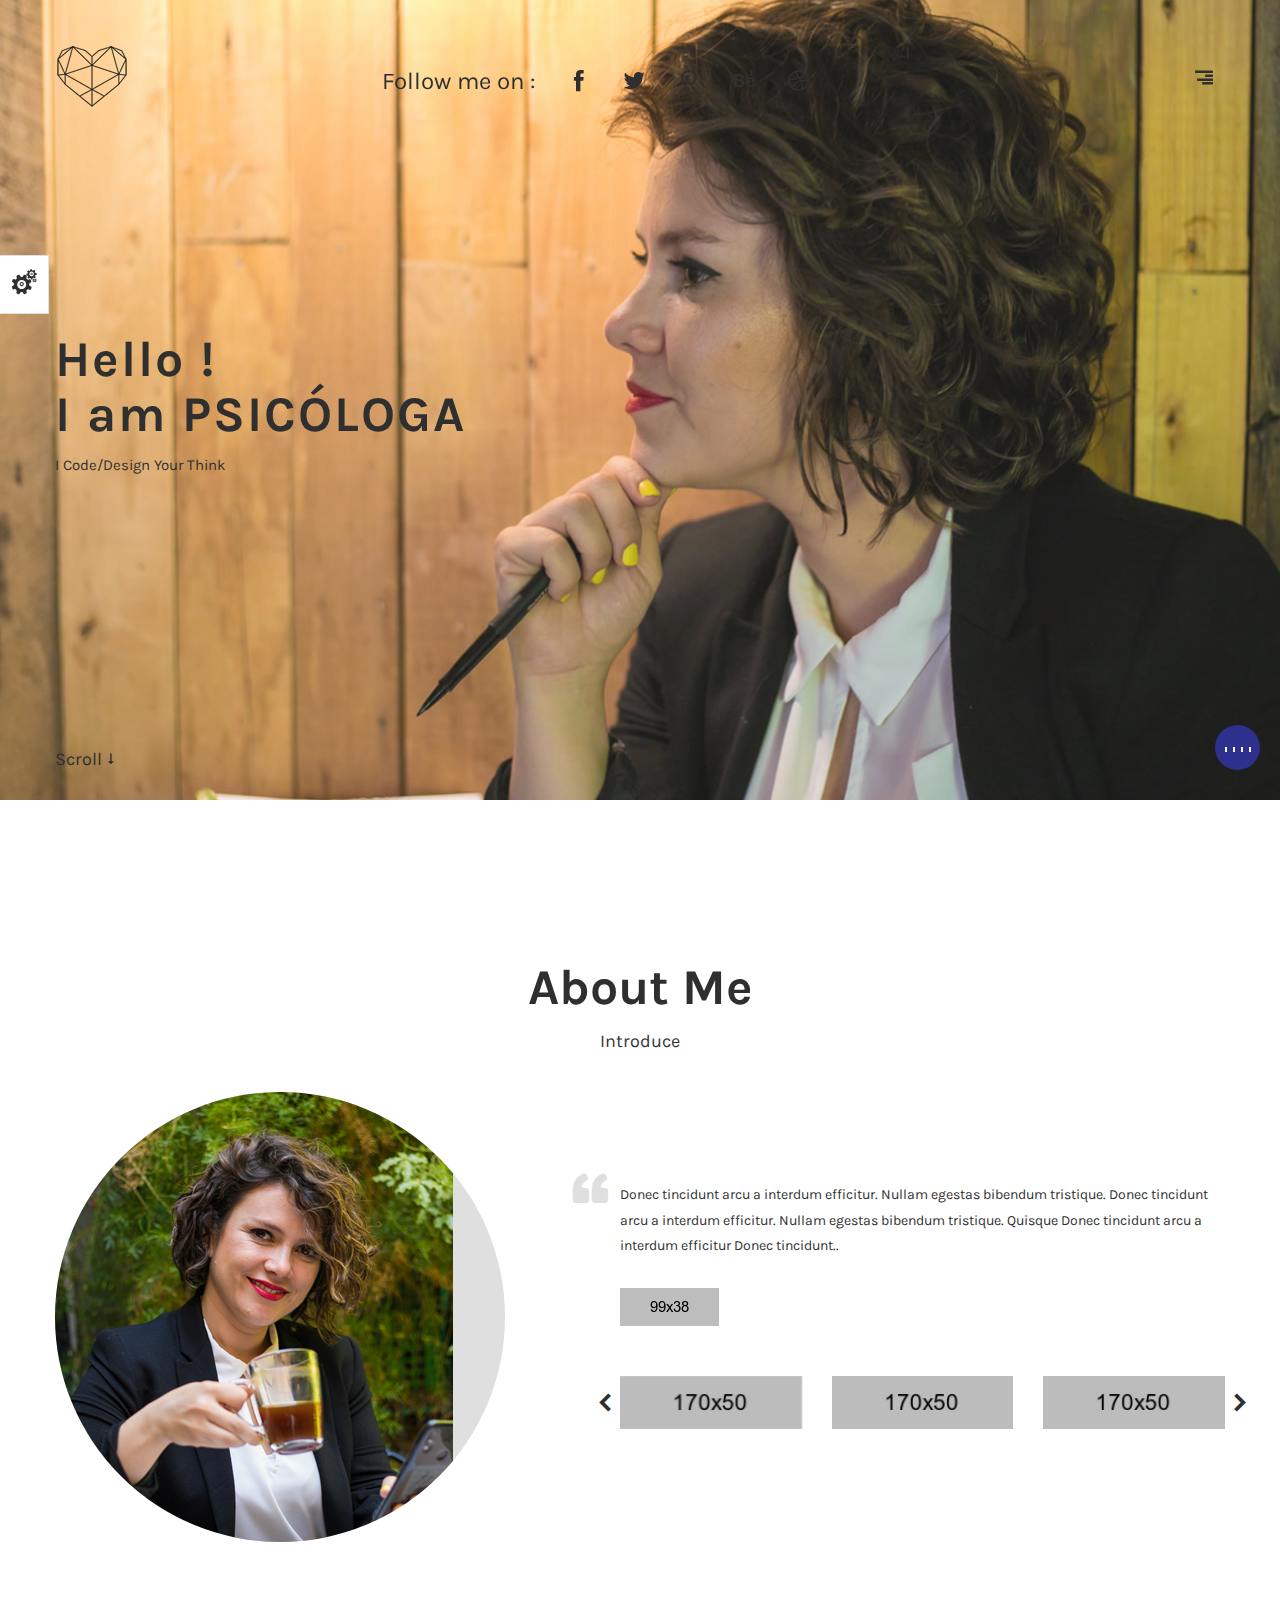
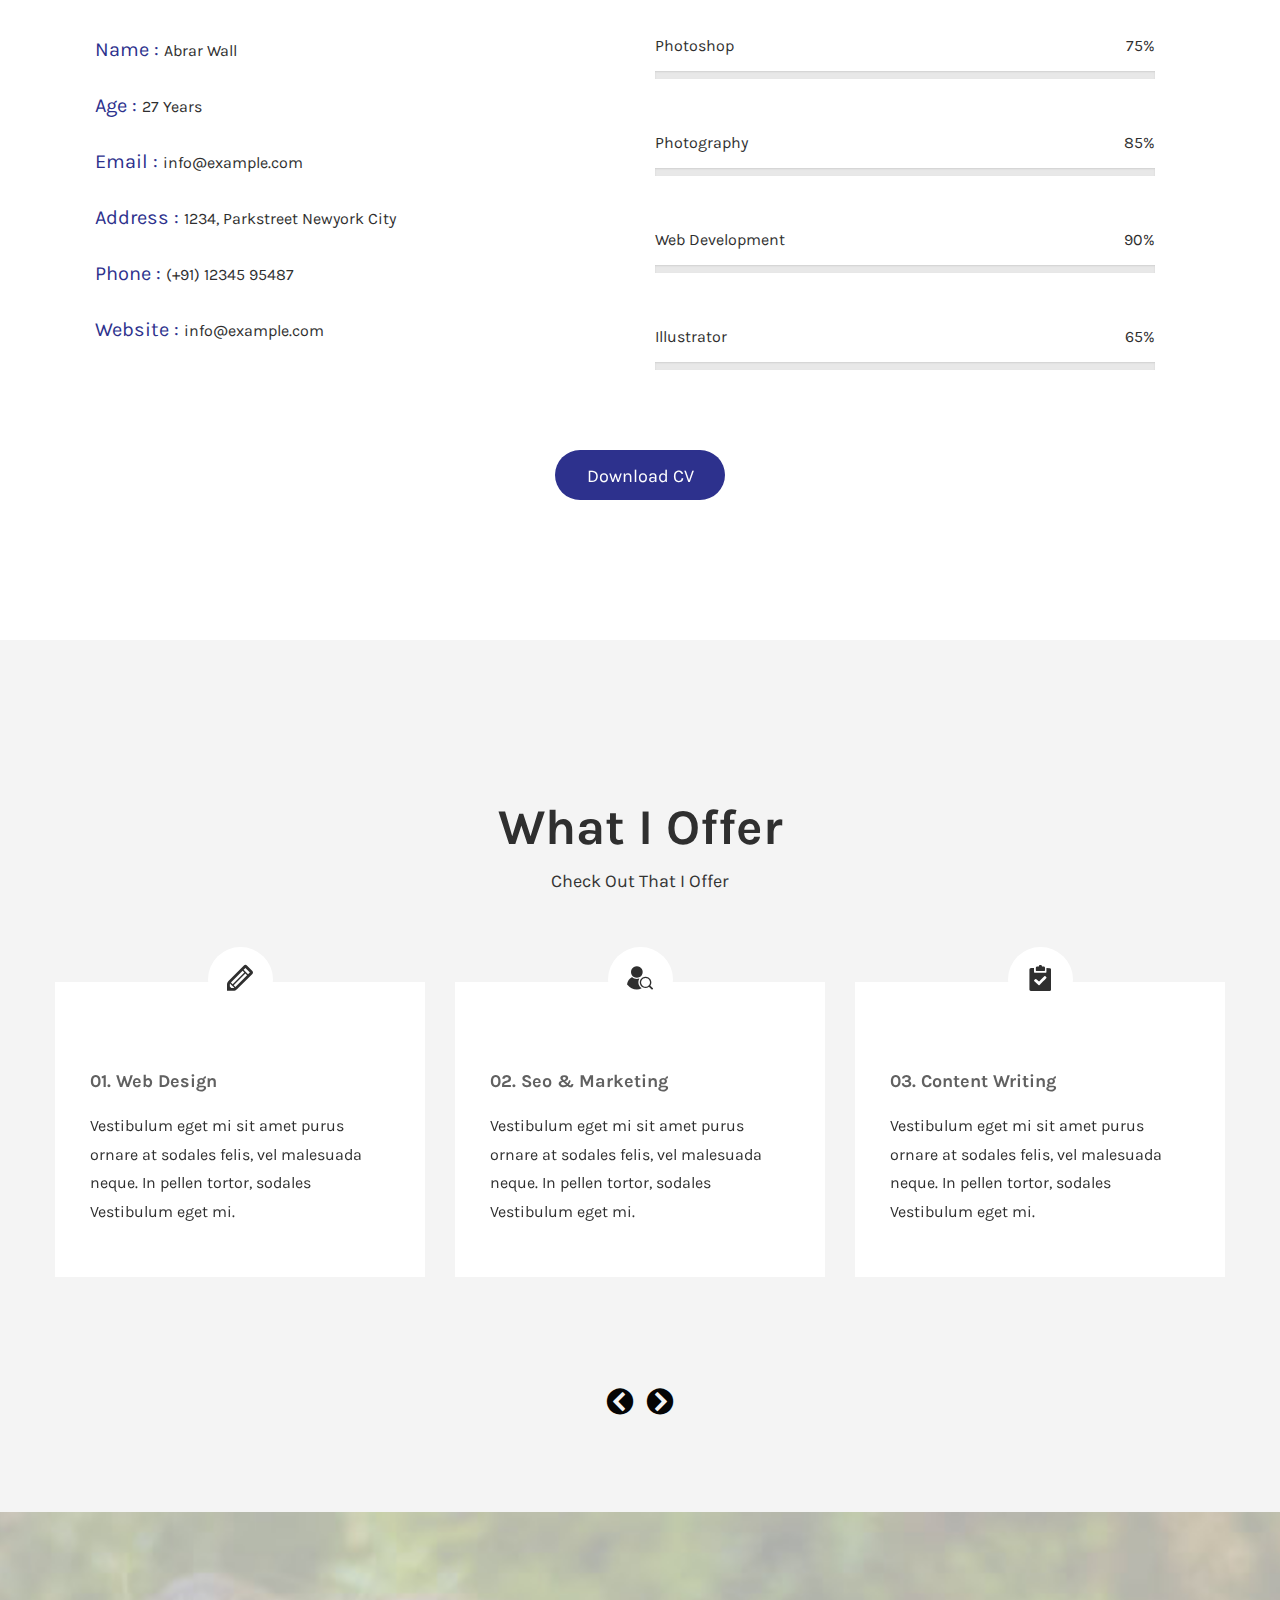
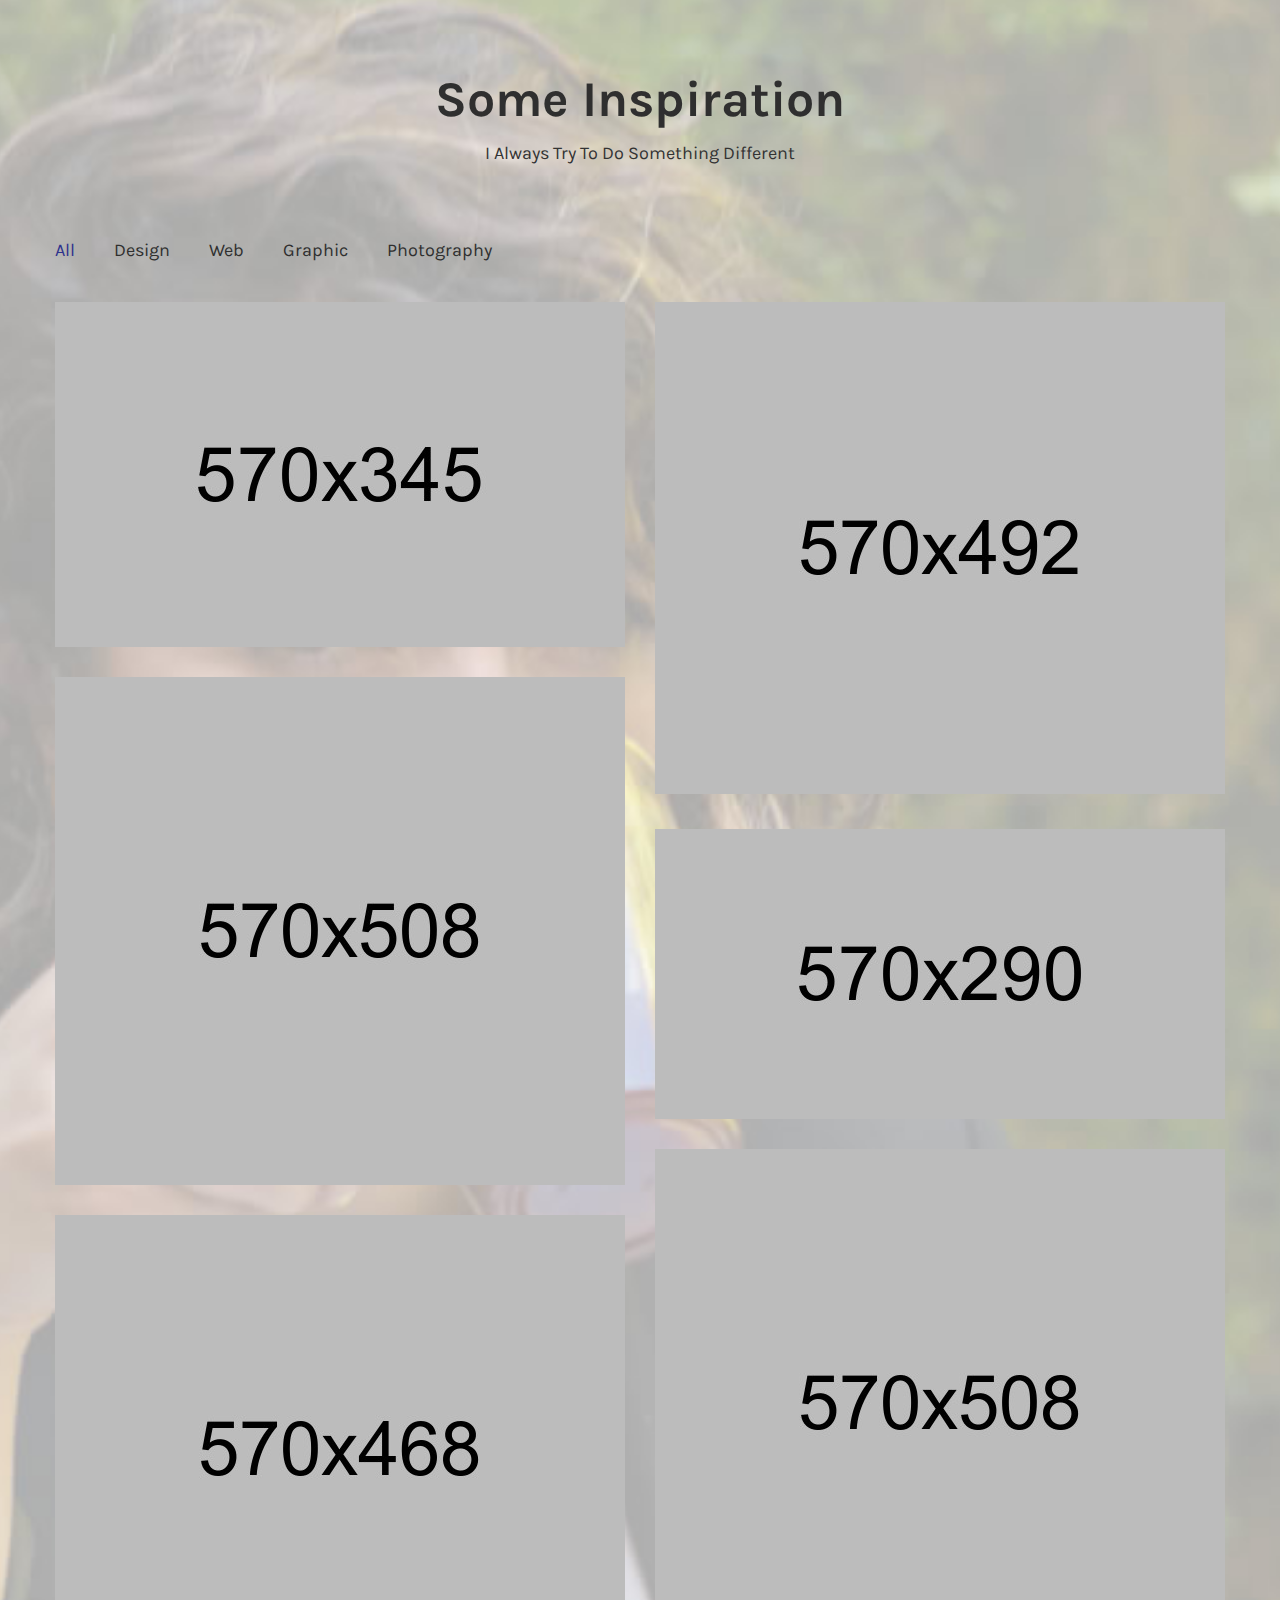
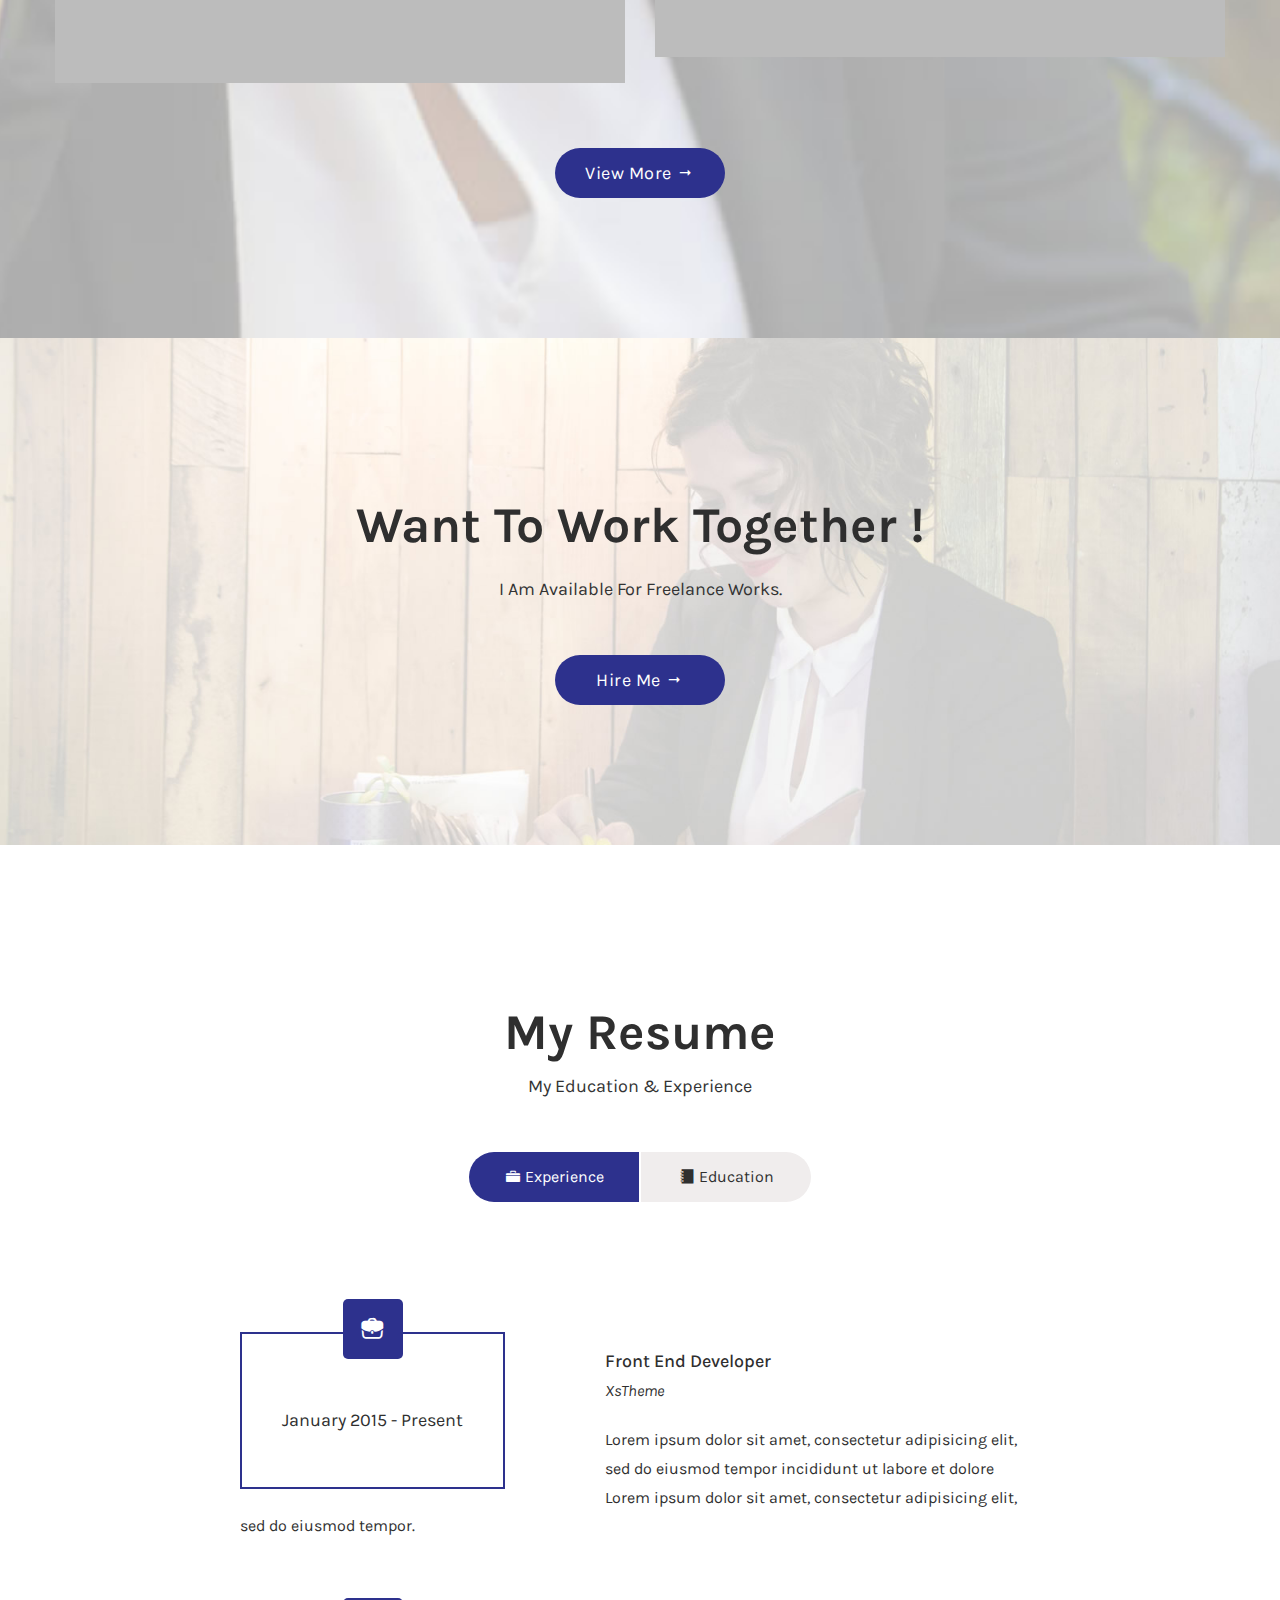
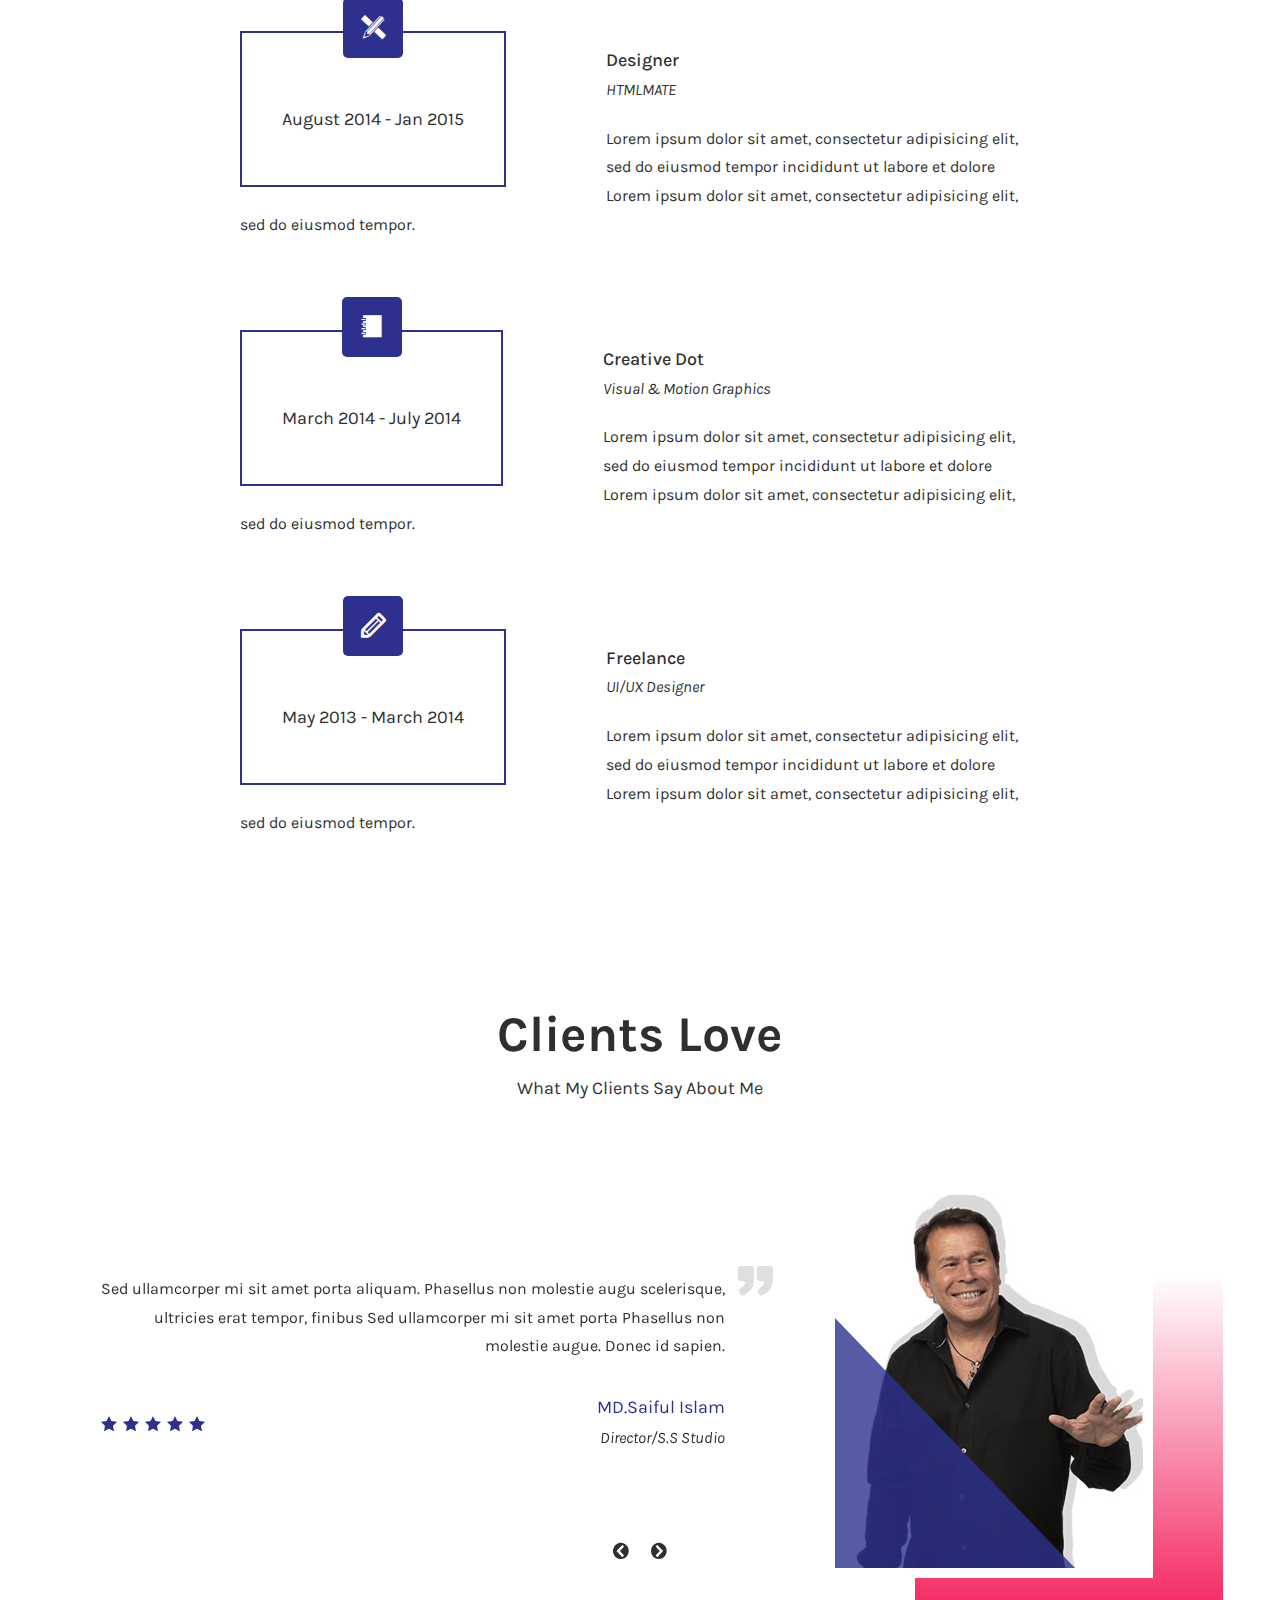
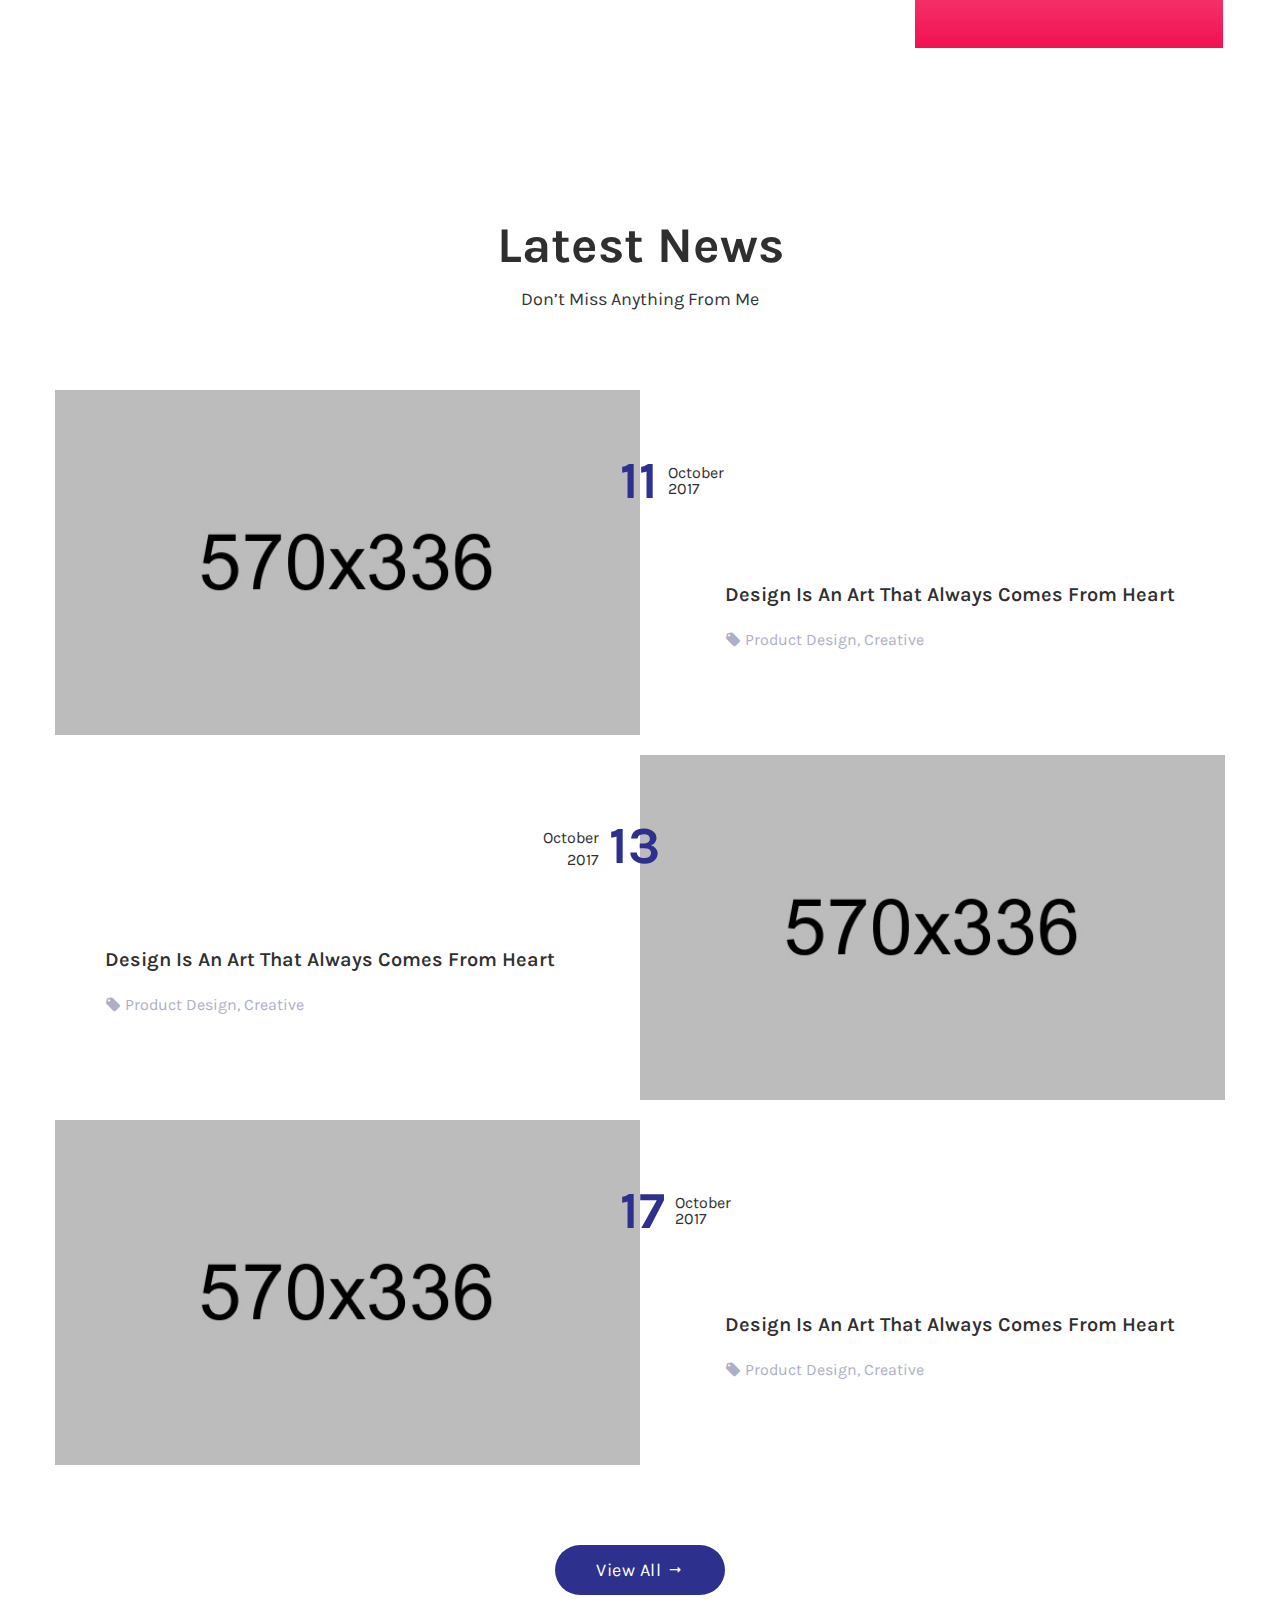
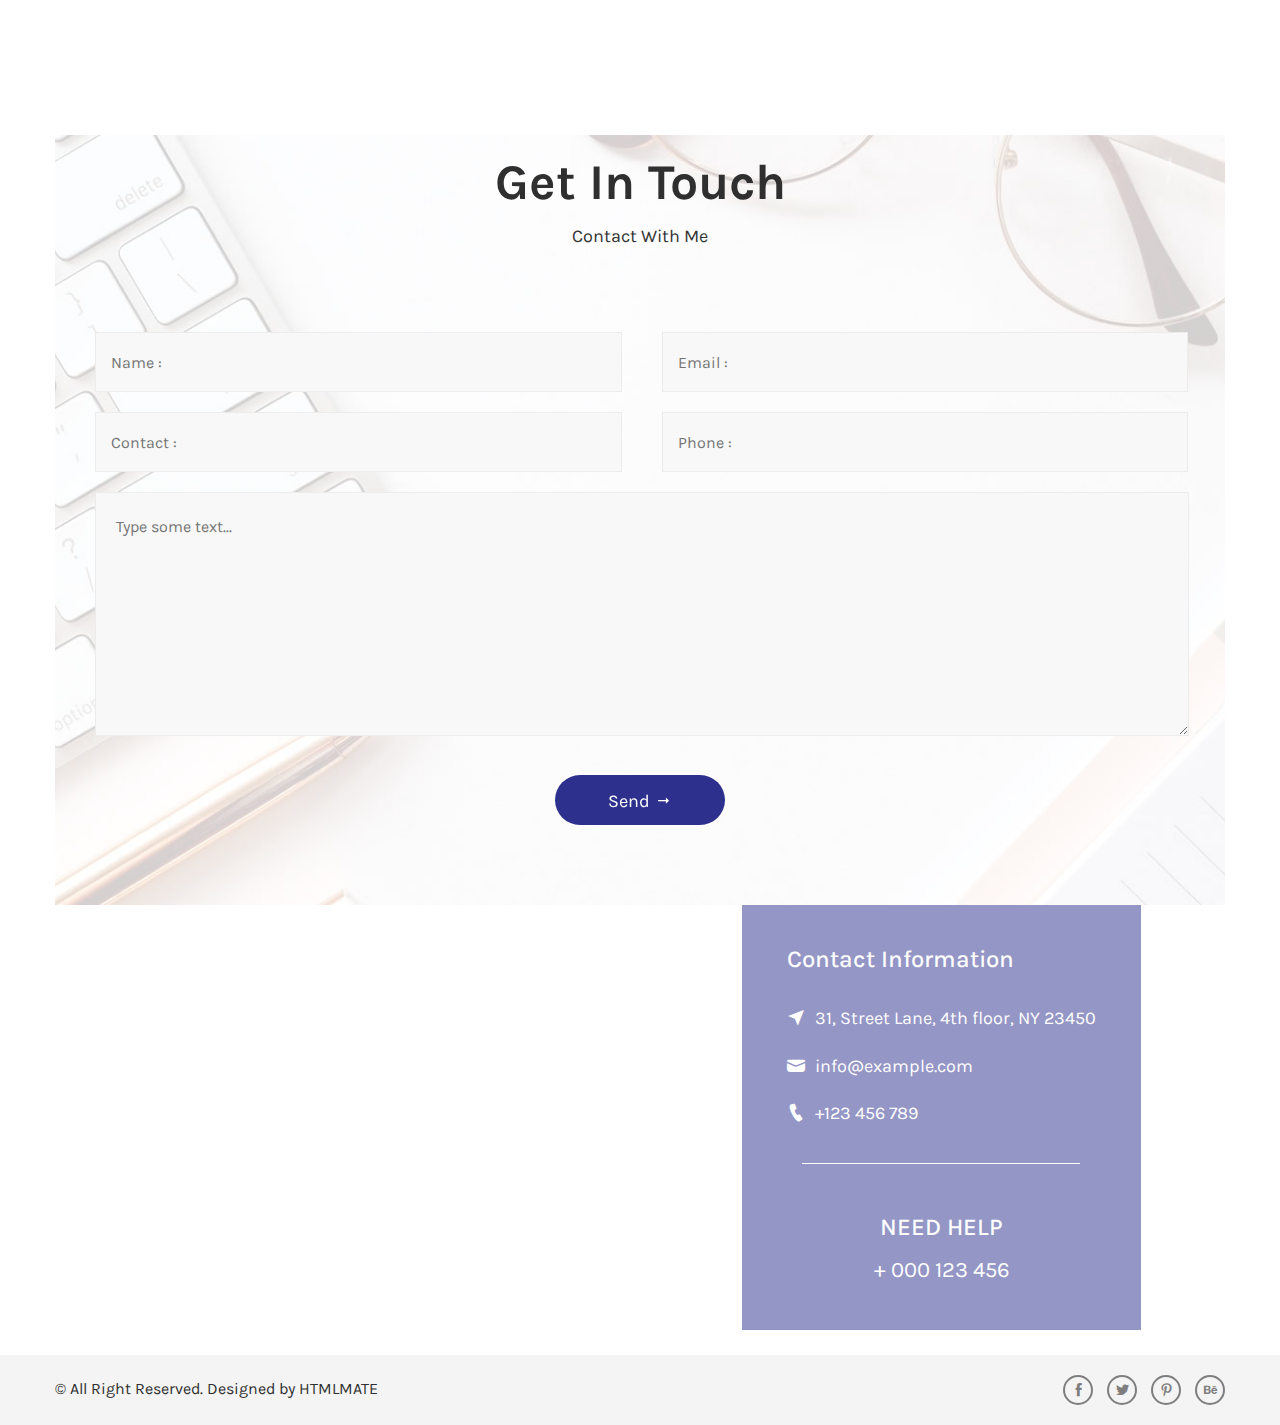
<file: index-3.html>
<!DOCTYPE html>
<html lang="zxx">
<head>
	<meta charset="utf-8">
	<title>Audio bg home</title>
	

	<meta name="description" content="----">

	<meta name="keywords" content="Premium HTML Template">

	<meta name="author" content="HTMLmate">

	<!-- Mobile Specific Meta -->
	<meta name="viewport" content="width=device-width, initial-scale=1">

	<!-- css-include -->

	<link rel="stylesheet" type="text/css" href="assets/css/bootstrap.min.css">
	<link rel="stylesheet" type="text/css" href="assets/css/icofont.css">
	<link rel="stylesheet" type="text/css" href="assets/css/owl.carousel.css">
	<link rel="stylesheet" type="text/css" href="assets/css/lightbox.css">
	<link rel="stylesheet" type="text/css" href="assets/css/menu.css">
	<link rel="stylesheet" type="text/css" href="assets/css/style.css">
	<link rel="stylesheet" type="text/css" href="assets/css/responsive.css">


	<link rel="stylesheet" type="text/css" href="assets/css/colors/switch.css">
	<!-- Color Alternatives -->   
	<link href="assets/css/colors/color-2.css" rel="alternate stylesheet" type="text/css" title="color-2">
	<link href="assets/css/colors/color-3.css" rel="alternate stylesheet" type="text/css" title="color-3">
	<link href="assets/css/colors/color-4.css" rel="alternate stylesheet" type="text/css" title="color-4">
	<link href="assets/css/colors/color-5.css" rel="alternate stylesheet" type="text/css" title="color-5">
	<link href="assets/css/colors/color-6.css" rel="alternate stylesheet" type="text/css" title="color-6">
	<link href="assets/css/colors/color-7.css" rel="alternate stylesheet" type="text/css" title="color-7">
	<link href="assets/css/colors/color-8.css" rel="alternate stylesheet" type="text/css" title="color-8">
	<link href="assets/css/colors/color-9.css" rel="alternate stylesheet" type="text/css" title="color-9">
</head>
<body>
	<div id="preloader"></div>

	<div id="switch-color" class="color-switcher">
		<div class="open"><i class="icofont icofont-ui-settings"></i></div>
		<h4>COLOR OPTION</h4>
		<ul>
			<li><a class="color-2" onclick="setActiveStyleSheet('color-2'); return false;" href="#"><i class="icofont icofont-ui-press"></i></a> </li>
			<li><a class="color-3" onclick="setActiveStyleSheet('color-3'); return false;" href="#"><i class="icofont icofont-ui-press"></i></a> </li>
			<li><a class="color-4" onclick="setActiveStyleSheet('color-4'); return false;" href="#"><i class="icofont icofont-ui-press"></i></a> </li>
			<li><a class="color-5" onclick="setActiveStyleSheet('color-5'); return false;" href="#"><i class="icofont icofont-ui-press"></i></a> </li>
			<li><a class="color-6" onclick="setActiveStyleSheet('color-6'); return false;" href="#"><i class="icofont icofont-ui-press"></i></a> </li>
			<li><a class="color-7" onclick="setActiveStyleSheet('color-7'); return false;" href="#"><i class="icofont icofont-ui-press"></i></a> </li>
			<li><a class="color-8" onclick="setActiveStyleSheet('color-8'); return false;" href="#"><i class="icofont icofont-ui-press"></i></a> </li>
			<li><a class="color-9" onclick="setActiveStyleSheet('color-9'); return false;" href="#"><i class="icofont icofont-ui-press"></i></a> </li>
		</ul>

	</div>

		<!-- Start of nav bar 
			============================================= -->
			<nav id="abrar-nav">
				<div id="nav-off"></div>
				<div id="header-logo-m" class="side-menu-logo text-center">
					<a href="#"><img src="assets/img/logo/logo.png" alt="img"></a>
				</div>
				<ul id="menu">
					<li class="has-submenu text-capitalize">
						<a href="#">home <span class="icofont icofont-simple-down"></span></a>
						<ul class="submenu"> 
							<li><a href="index.html">Home</a></li>
							<li><a href="index-2.html">Video home</a></li>
							<li><a href="index-3.html">Audio Home</a></li>
						</ul>
					</li>
					<li><a href="#about-me">About</a></li>
					<li><a href="#what-offer">Service</a></li>
					<li><a href="#inspiration">Portfolio</a></li>
					<li><a href="#latest-blog">Blog</a></li>
					<li><a href="#contact">Contact</a></li>
				</ul>
			</nav>
			<div id="menu-overlay"></div>
	<!-- End of nav bar 
		============================================= -->



	<!-- Start of header
		============================================= -->
		<header id="site-header">
			<div class="container">
				<div class="row">
					<div id="header-logo">
						<a href="#"><img src="assets/img//logo/logo.png" alt="img"></a>
					</div>

					<div class="header-social ul-li">
						<span class="social-text cardo-family">Follow me on :</span>
						<ul>
							<li><a href="#"><i class="icofont icofont-social-facebook"></i></a></li>
							<li><a href="#"><i class="icofont icofont-social-twitter"></i></a></li>
							<li><a href="#"><i class="icofont icofont-social-pinterest"></i></a></li>
							<li><a href="#"><i class="icofont icofont-social-behance"></i></a></li>
							<li><a href="#"><i class="icofont icofont-social-dribbble"></i></a></li>
						</ul>
					</div>

					<div id="menu-burger" class="pull-right">
						<div id="menu-bar">
							<i class="icofont icofont-align-right"></i>
						</div>
					</div>
				</div>
			</div>
		</header>
	<!-- End of header
		============================================= -->



	<!-- Start of banner section
		============================================= -->
		<section id="banner" class="banner-section relative-position">
			<div class="container">
				<div class="row">
					<div class="banner-content">
						<div class="banner-title">
							<h2 class="banner-head play-fair bold">
								Hello ! 
								<span>I am <b id="typer" class="text-uppercase"></b></span>
							</h2>
							<p class="title-sub-text text-capitalize">I code/design Your think</p>
						</div>
					</div>
					<!-- /.banner-content -->

					<div class="scroll-down">
						<span class="text-capitalize">Scroll<i class="icofont icofont-long-arrow-down"></i></span>
					</div>
				</div>
			</div>
		</section>
	<!-- end of banner section
		============================================= -->



	<!-- Start of about me ssection
		============================================= -->
		<section id="about-me" class="about-me-section">
			<div class="container">
				<div class="row section-padding">
					<div class="section-title text-center pb25">
						<h2 class="title-head bold">About Me</h2>
						<p>Introduce</p>
					</div>
					<div class="admin-about">
						<div class="about-me-content">
							<div class="row">
								<div class="col-md-5">
									<div class="my-profile-pic mb90">
										<img src="assets/img/profile/p1.png" alt="">
									</div>
								</div>
								<!-- /.col-md-5 -->

								<div class="col-md-7">
									<div class="admin-text pt90  pl65">
										<div class="admin-quote mb30">
											<blockquote>
												Donec tincidunt arcu a interdum efficitur. Nullam egestas bibendum tristique.
												Donec tincidunt arcu a interdum efficitur. Nullam egestas bibendum tristique. Quisque
												Donec tincidunt arcu a interdum efficitur Donec tincidunt..
											</blockquote>
										</div>

										<div class="admin-signature mb50">
											<img src="assets/img/profile/signature.png" alt="">
										</div>

										<div class="admin-sponsor">
											<div class="admin-sponsor-slider">
												<div class="sponsor-img">
													<img src="assets/img/profile/spon-1.jpg" alt="">
												</div>
												<div class="sponsor-img">
													<img src="assets/img/profile/spon-2.jpg" alt="">
												</div>
												<div class="sponsor-img">
													<img src="assets/img/profile/spon-3.jpg" alt="">
												</div>
												<div class="sponsor-img">
													<img src="assets/img/profile/spon-3.jpg" alt="">
												</div>
												<div class="sponsor-img">
													<img src="assets/img/profile/spon-2.jpg" alt="">
												</div>
												<div class="sponsor-img">
													<img src="assets/img/profile/spon-3.jpg" alt="">
												</div>
											</div>
										</div>
									</div>
								</div>
								<!-- /.col-md-7 -->
							</div>
						</div>

						<div class="about-me-description mb30">
							<div class="row">

								<div class="admin-details-description">
									<div class="col-md-6">
										<div class="my-profile-details ul-li-block">
											<ul>
												<li><p><span class="pro-title blue-clr"> Name : </span> <span class="pro-detail">Abrar Wall</span></p></li>
												<li><p><span class="pro-title blue-clr"> Age  : </span> <span class="pro-detail">27 Years</span></p></li>
												<li><p><span class="pro-title blue-clr"> Email : </span> <span class="pro-detail">info@example.com</span></p></li>
												<li><p><span class="pro-title blue-clr"> Address : </span> <span class="pro-detail">1234, Parkstreet Newyork City</span></p></li>
												<li><p><span class="pro-title blue-clr"> Phone : </span> <span class="pro-detail">(+91) 12345 95487</span></p></li>
												<li><p><span class="pro-title blue-clr"> Website : </span> <span class="pro-detail">info@example.com</span></p></li>
											</ul>
										</div>
									</div>
									<!-- /.col-md-6 -->

									<div class="col-md-6">

										<div class="skill_progress">
											<div class="single_experties">
												<div class="skilled-tittle">Photoshop
												</div>
												<div class="skilled-percent">75%
												</div>
												<div class="progress">
													<div class="progress-bar blue-bg-clr wow Rx-width-75 animated animated" role="progressbar" data-wow-duration="0.5s" data-wow-delay=".5s" aria-valuenow="0" aria-valuemin="0" aria-valuemax="100">
														<span></span>
													</div>
												</div>
											</div>
											<!-- /single_experties -->
											<div class="single_experties">
												<div class="skilled-tittle">Photography</div>
												<div class="skilled-percent">85%</div>
												<div class="progress">
													<div class="progress-bar blue-bg-clr wow Rx-width-85 animated animated" role="progressbar" data-wow-duration="1s" data-wow-delay=".15s" aria-valuenow="0" aria-valuemin="0" aria-valuemax="100">
														<span></span>
													</div>
												</div>
											</div>
											<!-- /single_experties -->
											<div class="single_experties">
												<div class="skilled-tittle">Web Development</div>
												<div class="skilled-percent">90%</div> 
												<div class="progress">
													<div class="progress-bar blue-bg-clr wow Rx-width-90 animated animated" role="progressbar" data-wow-duration="1.5s" data-wow-delay=".25s" aria-valuenow="0" aria-valuemin="0" aria-valuemax="100">
														<span></span>
													</div>
												</div>
											</div>
											<!-- /single_experties -->
											<div class="single_experties">
												<div class="skilled-tittle">Illustrator</div>
												<div class="skilled-percent">65%</div> 
												<div class="progress">
													<div class="progress-bar blue-bg-clr wow Rx-width-65 animated animated" data-wow-duration="1.3s" data-wow-delay=".35s" role="progressbar" aria-valuenow="0" aria-valuemin="0" aria-valuemax="100">
														<span></span>
													</div>
												</div>
											</div>
											<!-- /single_experties -->
										</div>
									</div>
									<!-- /.col-md-6 -->

								</div>
							</div>
						</div>
						<!-- /.about-me-description -->

						<div class="wall-btn text-center relative-position  blue-bg-clr">
							<button class="white-clr">Download CV</button>
						</div>
					</div>
					<!-- /.admin-about -->
				</div>
			</div>
		</section>
	<!-- End of about me ssection
		============================================= -->



	<!-- Start of what offer section
		============================================= -->
		<section id="what-offer" class="what-offer-section">
			<div class="container">
				<div class="row section-padding">
					<div class="section-title text-capitalize text-center pb25">
						<h2 class="title-head bold">What I Offer</h2>
						<p>Check Out That I Offer</p>
					</div>

					<div class="what-offer-content">
						
						<div class="service-text-icon  relative-position">
							<div class="service-icon transition text-center">
								<i class="transition  icofont icofont-pencil-alt-5"></i>
							</div>

							<div class="service-text">
								<div class="service-text-title mb20">
									<h3 class="service-title-head text-capitalize transition bold"><span>01.</span> Web Design</h3>
								</div>
								<div class="service-text-des">
									<p>Vestibulum eget mi sit amet purus ornare
										at sodales felis, vel malesuada neque. In pellen
									tortor, sodales Vestibulum eget mi.</p>
								</div>
							</div>
						</div>

						<div class="service-text-icon  relative-position">
							<div class="service-icon transition text-center">
								<i class="transition  icofont icofont-user-search"></i>
							</div>

							<div class="service-text">
								<div class="service-text-title mb20">
									<h3 class="service-title-head text-capitalize transition bold"><span>02.</span> Seo & Marketing</h3>
								</div>
								<div class="service-text-des">
									<p>Vestibulum eget mi sit amet purus ornare
										at sodales felis, vel malesuada neque. In pellen
									tortor, sodales Vestibulum eget mi.</p>
								</div>
							</div>
						</div>

						
						<div class="service-text-icon  relative-position">
							<div class="service-icon transition text-center">
								<i class="transition  icofont icofont-ui-clip-board"></i>
							</div>

							<div class="service-text">
								<div class="service-text-title mb20">
									<h3 class="service-title-head text-capitalize transition bold"><span>03.</span> Content Writing</h3>
								</div>
								<div class="service-text-des">
									<p>Vestibulum eget mi sit amet purus ornare
										at sodales felis, vel malesuada neque. In pellen
									tortor, sodales Vestibulum eget mi.</p>
								</div>
							</div>
						</div>

						
						<div class="service-text-icon  relative-position">
							<div class="service-icon transition text-center">
								<i class="transition  icofont icofont-code-alt"></i>
							</div>

							<div class="service-text">
								<div class="service-text-title mb20">
									<h3 class="service-title-head transition bold"><span>04.</span> Web Development</h3>
								</div>
								<div class="service-text-des">
									<p>Vestibulum eget mi sit amet purus ornare
										at sodales felis, vel malesuada neque. In pellen
									tortor, sodales Vestibulum eget mi.</p>
								</div>
							</div>
						</div>

						
						<div class="service-text-icon  relative-position">
							<div class="service-icon transition text-center">
								<i class="transition  icofont icofont-brand-wordpress"></i>
							</div>

							<div class="service-text">
								<div class="service-text-title mb20">
									<h3 class="service-title-head transition bold"><span>05.</span> Wordpress</h3>
								</div>
								<div class="service-text-des">
									<p>Vestibulum eget mi sit amet purus ornare
										at sodales felis, vel malesuada neque. In pellen
									tortor, sodales Vestibulum eget mi.</p>
								</div>
							</div>
						</div>

						
						<div class="service-text-icon  relative-position">
							<div class="service-icon transition text-center">
								<i class="transition  icofont icofont-live-support"></i>
							</div>

							<div class="service-text">
								<div class="service-text-title mb20">
									<h3 class="service-title-head transition bold"><span>06.</span> 24/7 Support</h3>
								</div>
								<div class="service-text-des">
									<p>Vestibulum eget mi sit amet purus ornare
										at sodales felis, vel malesuada neque. In pellen
									tortor, sodales Vestibulum eget mi.</p>
								</div>
							</div>
						</div>

					</div>
					<!-- /.what-offer-content -->
				</div>
			</div>
		</section>
	<!-- End of what offer section
		============================================= -->



	<!-- Start of inspiration section
		============================================= -->
		<section id="inspiration" class="inspiration-section">
			<div class="container">
				<div class="row section-padding">
					<div class="section-title text-capitalize text-center pb25">
						<h2 class="title-head bold">Some Inspiration</h2>
						<p>I always try to do something different</p>
					</div>
					<!-- /.section-title -->

					<div class="portfolio-content pt30">
						<div class="portfolio-tab pb55">
							<div id="filters" class="button-group mb20">
								<button class="tab-button active" data-filter="*">All</button>
								<button class="tab-button" data-filter=".web"> Design</button>
								<button class="tab-button" data-filter=".design">Web</button>
								<button class="tab-button" data-filter=".branding">Graphic</button>
								<button class="tab-button" data-filter=".photography"> Photography</button>
							</div>
							<!-- /tab-button -->

							<div class="portfolio-tab-text-pic mb50 row">
								<div id="posts">

									<div id="1" class="item item-grid web">
										<div class="item-wrap">
											<div class="work-item">
												<div class="work-pic">
													<img src="assets/img/portfolio/port-1.jpg" alt="image">
												</div>
												<!-- //img -->
												<div class="hover-content transition  text-center">
													<div class="hover-text  mb20">
														<a href="#" data-toggle="modal" data-target="#myModal-2"><i class="icofont icofont-plus-circle"></i></a>
													</div>
													<!-- //light-box-img -->
													<div class="project-description text-capitalize">
														<h3><a  class="play-fair white-clr" href="#">project Item Title</a></h3>
													</div>
													<!-- //project-description -->
												</div>

												<div id="myModal-2" class="modal fade" role="dialog">
													<div class="modal-dialog">

														<!-- Modal content-->
														<div class="modal-content">
															<div class="modal-header text-center">
																<button type="button" class="close text-capitalize text-center" data-dismiss="modal"><i class="icofont icofont-close"></i> close</button>
															</div>
															<div class="modal-body">
																<div class="product-slide mb30">
																	<div class="portfolio-single-slide">

																		<div class="portfolio-single-img">
																			<img src="assets/img/portfolio/ps-1.jpg" alt="">
																		</div>

																	</div>
																</div>
																<div class="portfolio-single-title mb80 text-center">
																	<h3 class="portfolio-head">Project : Product Label Design</h3>
																</div>

																<div class="project-details-text">
																	<div class="row">

																		<div class="col-md-4">
																			<div class="project-details-area">
																				<h3 class="project-details-tilte mb30 blue-clr play-fair">About The Project :</h3>
																				<div class="project-info">
																					<p>Curabitur bibendum elementum enim sit amet
																						Nullam iaculis elementum eros quis aliquet. Phase
																						gravida sem a lorem Curabitur bibendum elemen
																						sit amet dignissim. Nullam iaculis elementum eros
																					liquet. Phasellus gravida sem a lorem</p>
																					<p>
																						Nullam iaculis elementum eros
																						liquet. Phasellus gravida sem a lorem Curabitur
																						bibendum.
																					</p>
																				</div>
																			</div>
																		</div>

																		<div class="col-md-4">
																			<div class="project-details-area">
																				<h3 class="project-details-tilte mb30 blue-clr play-fair">Result Of The Project: </h3>
																				<div class="project-info ul-li-block">
																					<ul class="mb30">
																						<li><span class="info-title">Project Management :</span> Effective</li>
																						<li><span class="info-title">Evaluate :</span> 100%</li>
																						<li><span class="info-title">Design :</span> 100%</li>
																						<li><span class="info-title">Development :</span> 100%</li>
																						<li><span class="info-title">Analyze :</span> Efective</li>
																					</ul>
																					<div class="project-result">Result: <span class="blue-clr">Positive & Garunteed</span></div>
																				</div>
																			</div>
																		</div>

																		<div class="col-md-4">
																			<div class="project-details-area">
																				<h3 class="project-details-tilte mb30 blue-clr play-fair">Project Details: </h3>
																				<div class="project-info ul-li-block">
																					<div class="project-result mb20 bold">International University</div>
																					<ul>
																						<li><span class="info-title">Clients :</span> Professor D.Maria</li>
																						<li><span class="info-title">Web Design Project</span></li>
																						<li><span class="info-title">Date :</span> 16-10-2017</li>
																						<li><span class="info-title">Email: </span>info@example.com</li>
																						<li><span class="info-title">Project Type  :</span> Remotely Work</li>
																					</ul>
																				</div>
																			</div>
																		</div>
																	</div>
																</div>

																<div class="related-project section-padding">
																	<div class="related-project-title text-center">
																		<h3 class="play-fair text-center mb80">Related Project</h3>
																	</div>
																	<div class="row">
																		<div class="col-md-4">
																			<div class="related-project-img-text mb30">
																				<img src="assets/img/portfolio/rp-1.jpg" alt="img">
																				<div class="related-project-name pt20 text-center">
																					Project Product Design
																				</div>
																			</div>
																		</div>

																		<div class="col-md-4">
																			<div class="related-project-img-text mb30">
																				<img src="assets/img/portfolio/rp-2.jpg" alt="img">
																				<div class="related-project-name pt20 text-center">
																					Project Product Design
																				</div>
																			</div>
																		</div>

																		<div class="col-md-4">
																			<div class="related-project-img-text mb30">
																				<img src="assets/img/portfolio/rp-3.jpg" alt="img">
																				<div class="related-project-name pt20 text-center">
																					Project Product Design
																				</div>
																			</div>
																		</div>

																		<div class="col-md-4">
																			<div class="related-project-img-text mb30">
																				<img src="assets/img/portfolio/rp-4.jpg" alt="img">
																				<div class="related-project-name pt20 text-center">
																					Project Product Design
																				</div>
																			</div>
																		</div>

																		<div class="col-md-4">
																			<div class="related-project-img-text mb30">
																				<img src="assets/img/portfolio/rp-5.jpg" alt="img">
																				<div class="related-project-name pt20 text-center">
																					Project Product Design
																				</div>
																			</div>
																		</div>
																	</div>
																</div>
															</div>
														</div>
													</div>
												</div>
											</div>
										</div>
									</div>
									<!-- /item -->

									<div id="2" class="item item-grid design branding">
										<div class="item-wrap">
											<div class="work-item">
												<div class="work-pic mb20">
													<img src="assets/img/portfolio/port-4.jpg" alt="image">
												</div>
												<!-- //img -->
												<div class="hover-content transition text-center">
													<div class="hover-text mb20 text-center">
														<a href="#" data-toggle="modal" data-target="#myModal-3"><i class="icofont icofont-plus-circle"></i></a>
													</div>
													<!-- //light-box-img -->
													<div class="project-description text-capitalize">
														<h3><a class="play-fair white-clr" href="#">project Item Title</a></h3>
													</div>
													<!-- //project-description -->
												</div>

												<div id="myModal-3" class="modal fade" role="dialog">
													<div class="modal-dialog">

														<!-- Modal content-->
														<div class="modal-content">
															<div class="modal-header text-center">
																<button type="button" class="close text-capitalize text-center" data-dismiss="modal"><i class="icofont icofont-close"></i> close</button>
															</div>
															<div class="modal-body">
																<div class="product-slide mb30">
																	<div class="portfolio-single-slide">

																		<div class="portfolio-single-img">
																			<img src="assets/img/portfolio/ps-1.jpg" alt="">
																		</div>

																	</div>
																</div>
																<div class="portfolio-single-title mb80 text-center">
																	<h3 class="portfolio-head">Project : Product Label Design</h3>
																</div>

																<div class="project-details-text">
																	<div class="row">

																		<div class="col-md-4">
																			<div class="project-details-area">
																				<h3 class="project-details-tilte mb30 blue-clr play-fair">About The Project :</h3>
																				<div class="project-info">
																					<p>Curabitur bibendum elementum enim sit amet
																						Nullam iaculis elementum eros quis aliquet. Phase
																						gravida sem a lorem Curabitur bibendum elemen
																						sit amet dignissim. Nullam iaculis elementum eros
																					liquet. Phasellus gravida sem a lorem</p>
																					<p>
																						Nullam iaculis elementum eros
																						liquet. Phasellus gravida sem a lorem Curabitur
																						bibendum.
																					</p>
																				</div>
																			</div>
																		</div>

																		<div class="col-md-4">
																			<div class="project-details-area">
																				<h3 class="project-details-tilte mb30 blue-clr play-fair">Result Of The Project: </h3>
																				<div class="project-info ul-li-block">
																					<ul class="mb30">
																						<li><span class="info-title">Project Management :</span> Effective</li>
																						<li><span class="info-title">Evaluate :</span> 100%</li>
																						<li><span class="info-title">Design :</span> 100%</li>
																						<li><span class="info-title">Development :</span> 100%</li>
																						<li><span class="info-title">Analyze :</span> Efective</li>
																					</ul>
																					<div class="project-result">Result: <span class="blue-clr">Positive & Garunteed</span></div>
																				</div>
																			</div>
																		</div>

																		<div class="col-md-4">
																			<div class="project-details-area">
																				<h3 class="project-details-tilte mb30 blue-clr play-fair">Project Details: </h3>
																				<div class="project-info ul-li-block">
																					<div class="project-result mb20 bold">International University</div>
																					<ul>
																						<li><span class="info-title">Clients :</span> Professor D.Maria</li>
																						<li><span class="info-title">Web Design Project</span></li>
																						<li><span class="info-title">Date :</span> 16-10-2017</li>
																						<li><span class="info-title">Email: </span>info@example.com</li>
																						<li><span class="info-title">Project Type  :</span> Remotely Work</li>
																					</ul>
																				</div>
																			</div>
																		</div>
																	</div>
																</div>

																<div class="related-project section-padding">
																	<div class="related-project-title text-center">
																		<h3 class="play-fair text-center mb80">Related Project</h3>
																	</div>
																	<div class="row">
																		<div class="col-md-4">
																			<div class="related-project-img-text mb30">
																				<img src="assets/img/portfolio/rp-1.jpg" alt="img">
																				<div class="related-project-name pt20 text-center">
																					Project Product Design
																				</div>
																			</div>
																		</div>

																		<div class="col-md-4">
																			<div class="related-project-img-text mb30">
																				<img src="assets/img/portfolio/rp-2.jpg" alt="img">
																				<div class="related-project-name pt20 text-center">
																					Project Product Design
																				</div>
																			</div>
																		</div>

																		<div class="col-md-4">
																			<div class="related-project-img-text mb30">
																				<img src="assets/img/portfolio/rp-3.jpg" alt="img">
																				<div class="related-project-name pt20 text-center">
																					Project Product Design
																				</div>
																			</div>
																		</div>

																		<div class="col-md-4">
																			<div class="related-project-img-text mb30">
																				<img src="assets/img/portfolio/rp-4.jpg" alt="img">
																				<div class="related-project-name pt20 text-center">
																					Project Product Design
																				</div>
																			</div>
																		</div>

																		<div class="col-md-4">
																			<div class="related-project-img-text mb30">
																				<img src="assets/img/portfolio/rp-5.jpg" alt="img">
																				<div class="related-project-name pt20 text-center">
																					Project Product Design
																				</div>
																			</div>
																		</div>
																	</div>
																</div>
															</div>
														</div>
													</div>
												</div>
											</div>

										</div>
									</div>
									<!-- /item -->

									<div id="3" class="item item-grid design web">
										<div class="item-wrap">
											<div class="work-item">
												<div class="work-pic">
													<img src="assets/img/portfolio/port-6.jpg" alt="image">
												</div>
												<!-- //img -->
												<div class="hover-content mb20 transition text-center">
													<div class="hover-text mb20 text-center">
														<a href="#" data-toggle="modal" data-target="#myModal-4"><i class="icofont icofont-plus-circle"></i></a>
													</div>
													<!-- //light-box-img -->
													<div class="project-description text-capitalize">
														<h3><a class="play-fair white-clr" href="#">project Item Title</a></h3>
													</div>
													<!-- //project-description -->
												</div>

												<div id="myModal-4" class="modal fade" role="dialog">
													<div class="modal-dialog">

														<!-- Modal content-->
														<div class="modal-content">
															<div class="modal-header text-center">
																<button type="button" class="close text-capitalize text-center" data-dismiss="modal"><i class="icofont icofont-close"></i> close</button>
															</div>
															<div class="modal-body">
																<div class="product-slide mb30">
																	<div class="portfolio-single-slide">

																		<div class="portfolio-single-img">
																			<img src="assets/img/portfolio/ps-1.jpg" alt="">
																		</div>

																	</div>
																</div>
																<div class="portfolio-single-title mb80 text-center">
																	<h3 class="portfolio-head">Project : Product Label Design</h3>
																</div>

																<div class="project-details-text">
																	<div class="row">

																		<div class="col-md-4">
																			<div class="project-details-area">
																				<h3 class="project-details-tilte mb30 blue-clr play-fair">About The Project :</h3>
																				<div class="project-info">
																					<p>Curabitur bibendum elementum enim sit amet
																						Nullam iaculis elementum eros quis aliquet. Phase
																						gravida sem a lorem Curabitur bibendum elemen
																						sit amet dignissim. Nullam iaculis elementum eros
																					liquet. Phasellus gravida sem a lorem</p>
																					<p>
																						Nullam iaculis elementum eros
																						liquet. Phasellus gravida sem a lorem Curabitur
																						bibendum.
																					</p>
																				</div>
																			</div>
																		</div>

																		<div class="col-md-4">
																			<div class="project-details-area">
																				<h3 class="project-details-tilte mb30 blue-clr play-fair">Result Of The Project: </h3>
																				<div class="project-info ul-li-block">
																					<ul class="mb30">
																						<li><span class="info-title">Project Management :</span> Effective</li>
																						<li><span class="info-title">Evaluate :</span> 100%</li>
																						<li><span class="info-title">Design :</span> 100%</li>
																						<li><span class="info-title">Development :</span> 100%</li>
																						<li><span class="info-title">Analyze :</span> Efective</li>
																					</ul>
																					<div class="project-result">Result: <span class="blue-clr">Positive & Garunteed</span></div>
																				</div>
																			</div>
																		</div>

																		<div class="col-md-4">
																			<div class="project-details-area">
																				<h3 class="project-details-tilte mb30 blue-clr play-fair">Project Details: </h3>
																				<div class="project-info ul-li-block">
																					<div class="project-result mb20 bold">International University</div>
																					<ul>
																						<li><span class="info-title">Clients :</span> Professor D.Maria</li>
																						<li><span class="info-title">Web Design Project</span></li>
																						<li><span class="info-title">Date :</span> 16-10-2017</li>
																						<li><span class="info-title">Email: </span>info@example.com</li>
																						<li><span class="info-title">Project Type  :</span> Remotely Work</li>
																					</ul>
																				</div>
																			</div>
																		</div>

																	</div>
																</div>

																<div class="related-project section-padding">
																	<div class="related-project-title text-center">
																		<h3 class="play-fair text-center mb80">Related Project</h3>
																	</div>
																	<div class="row">
																		<div class="col-md-4">
																			<div class="related-project-img-text mb30">
																				<img src="assets/img/portfolio/rp-1.jpg" alt="img">
																				<div class="related-project-name pt20 text-center">
																					Project Product Design
																				</div>
																			</div>
																		</div>

																		<div class="col-md-4">
																			<div class="related-project-img-text mb30">
																				<img src="assets/img/portfolio/rp-2.jpg" alt="img">
																				<div class="related-project-name pt20 text-center">
																					Project Product Design
																				</div>
																			</div>
																		</div>

																		<div class="col-md-4">
																			<div class="related-project-img-text mb30">
																				<img src="assets/img/portfolio/rp-3.jpg" alt="img">
																				<div class="related-project-name pt20 text-center">
																					Project Product Design
																				</div>
																			</div>
																		</div>

																		<div class="col-md-4">
																			<div class="related-project-img-text mb30">
																				<img src="assets/img/portfolio/rp-4.jpg" alt="img">
																				<div class="related-project-name pt20 text-center">
																					Project Product Design
																				</div>
																			</div>
																		</div>

																		<div class="col-md-4">
																			<div class="related-project-img-text mb30">
																				<img src="assets/img/portfolio/rp-5.jpg" alt="img">
																				<div class="related-project-name pt20 text-center">
																					Project Product Design
																				</div>
																			</div>
																		</div>
																	</div>
																</div>
															</div>
														</div>
													</div>
												</div>
											</div>
										</div>
									</div>
									<!-- /item -->

									<div id="4" class="item item-grid design photography web">
										<div class="item-wrap">
											<div class="work-item">
												<div class="work-pic">
													<img src="assets/img/portfolio/port-5.jpg" alt="image">
												</div>
												<!-- //img -->
												<div class="hover-content  transition text-center">
													<div class="hover-text mb20 text-center">
														<a href="#" data-toggle="modal" data-target="#myModal-7"><i class="icofont icofont-plus-circle"></i></a>
													</div>
													<!-- //light-box-img -->
													<div class="project-description text-capitalize">
														<h3><a class="play-fair white-clr" href="#">project Item Title</a></h3>
													</div>
													<!-- //project-description -->
												</div>

												<div id="myModal-7" class="modal fade" role="dialog">
													<div class="modal-dialog">

														<!-- Modal content-->
														<div class="modal-content">
															<div class="modal-header text-center">
																<button type="button" class="close text-capitalize text-center" data-dismiss="modal"><i class="icofont icofont-close"></i> close</button>
															</div>
															<div class="modal-body">
																<div class="product-slide mb30">
																	<div class="portfolio-single-slide">

																		<div class="portfolio-single-img">
																			<img src="assets/img/portfolio/ps-1.jpg" alt="">
																		</div>

																	</div>
																</div>
																<div class="portfolio-single-title mb80 text-center">
																	<h3 class="portfolio-head">Project : Product Label Design</h3>
																</div>

																<div class="project-details-text">
																	<div class="row">

																		<div class="col-md-4">
																			<div class="project-details-area">
																				<h3 class="project-details-tilte mb30 blue-clr play-fair">About The Project :</h3>
																				<div class="project-info">
																					<p>Curabitur bibendum elementum enim sit amet
																						Nullam iaculis elementum eros quis aliquet. Phase
																						gravida sem a lorem Curabitur bibendum elemen
																						sit amet dignissim. Nullam iaculis elementum eros
																					liquet. Phasellus gravida sem a lorem</p>
																					<p>
																						Nullam iaculis elementum eros
																						liquet. Phasellus gravida sem a lorem Curabitur
																						bibendum.
																					</p>
																				</div>
																			</div>
																		</div>

																		<div class="col-md-4">
																			<div class="project-details-area">
																				<h3 class="project-details-tilte mb30 blue-clr play-fair">Result Of The Project: </h3>
																				<div class="project-info ul-li-block">
																					<ul class="mb30">
																						<li><span class="info-title">Project Management :</span> Effective</li>
																						<li><span class="info-title">Evaluate :</span> 100%</li>
																						<li><span class="info-title">Design :</span> 100%</li>
																						<li><span class="info-title">Development :</span> 100%</li>
																						<li><span class="info-title">Analyze :</span> Efective</li>
																					</ul>
																					<div class="project-result">Result: <span class="blue-clr">Positive & Garunteed</span></div>
																				</div>
																			</div>
																		</div>

																		<div class="col-md-4">
																			<div class="project-details-area">
																				<h3 class="project-details-tilte mb30 blue-clr play-fair">Project Details: </h3>
																				<div class="project-info ul-li-block">
																					<div class="project-result mb20 bold">International University</div>
																					<ul>
																						<li><span class="info-title">Clients :</span> Professor D.Maria</li>
																						<li><span class="info-title">Web Design Project</span></li>
																						<li><span class="info-title">Date :</span> 16-10-2017</li>
																						<li><span class="info-title">Email: </span>info@example.com</li>
																						<li><span class="info-title">Project Type  :</span> Remotely Work</li>
																					</ul>
																				</div>
																			</div>
																		</div>
																	</div>
																</div>

																<div class="related-project section-padding">
																	<div class="related-project-title text-center">
																		<h3 class="play-fair text-center mb80">Related Project</h3>
																	</div>
																	<div class="row">
																		<div class="col-md-4">
																			<div class="related-project-img-text mb30">
																				<img src="assets/img/portfolio/rp-1.jpg" alt="img">
																				<div class="related-project-name pt20 text-center">
																					Project Product Design
																				</div>
																			</div>
																		</div>

																		<div class="col-md-4">
																			<div class="related-project-img-text mb30">
																				<img src="assets/img/portfolio/rp-2.jpg" alt="img">
																				<div class="related-project-name pt20 text-center">
																					Project Product Design
																				</div>
																			</div>
																		</div>

																		<div class="col-md-4">
																			<div class="related-project-img-text mb30">
																				<img src="assets/img/portfolio/rp-3.jpg" alt="img">
																				<div class="related-project-name pt20 text-center">
																					Project Product Design
																				</div>
																			</div>
																		</div>

																		<div class="col-md-4">
																			<div class="related-project-img-text mb30">
																				<img src="assets/img/portfolio/rp-4.jpg" alt="img">
																				<div class="related-project-name pt20 text-center">
																					Project Product Design
																				</div>
																			</div>
																		</div>

																		<div class="col-md-4">
																			<div class="related-project-img-text mb30">
																				<img src="assets/img/portfolio/rp-5.jpg" alt="img">
																				<div class="related-project-name pt20 text-center">
																					Project Product Design
																				</div>
																			</div>
																		</div>
																	</div>
																</div>

															</div>
														</div>

													</div>
												</div>
											</div>

										</div>
									</div>
									<!-- /item -->

									<div id="5" class="item item-grid design web">
										<div class="item-wrap">
											<div class="work-item">
												<div class="work-pic">
													<img src="assets/img/portfolio/port-6.jpg" alt="image">
												</div>
												<!-- //img -->
												<div class="hover-content  transition text-center">
													<div class="hover-text mb20 text-center">
														<a href="#" data-toggle="modal" data-target="#myModal-5"><i class="icofont icofont-plus-circle"></i></a>
													</div>
													<!-- //light-box-img -->
													<div class="project-description text-capitalize">
														<h3><a class="play-fair white-clr" href="#">project Item Title</a></h3>
													</div>
													<!-- //project-description -->
												</div>

												<div id="myModal-5" class="modal fade" role="dialog">
													<div class="modal-dialog">

														<!-- Modal content-->
														<div class="modal-content">
															<div class="modal-header text-center">
																<button type="button" class="close text-capitalize text-center" data-dismiss="modal"><i class="icofont icofont-close"></i> close</button>
															</div>
															<div class="modal-body">
																<div class="product-slide mb30">
																	<div class="portfolio-single-slide">

																		<div class="portfolio-single-img">
																			<img src="assets/img/portfolio/ps-1.jpg" alt="">
																		</div>

																	</div>
																</div>
																<div class="portfolio-single-title mb80 text-center">
																	<h3 class="portfolio-head">Project : Product Label Design</h3>
																</div>

																<div class="project-details-text">
																	<div class="row">

																		<div class="col-md-4">
																			<div class="project-details-area">
																				<h3 class="project-details-tilte mb30 blue-clr play-fair">About The Project :</h3>
																				<div class="project-info">
																					<p>Curabitur bibendum elementum enim sit amet
																						Nullam iaculis elementum eros quis aliquet. Phase
																						gravida sem a lorem Curabitur bibendum elemen
																						sit amet dignissim. Nullam iaculis elementum eros
																					liquet. Phasellus gravida sem a lorem</p>
																					<p>
																						Nullam iaculis elementum eros
																						liquet. Phasellus gravida sem a lorem Curabitur
																						bibendum.
																					</p>
																				</div>
																			</div>
																		</div>

																		<div class="col-md-4">
																			<div class="project-details-area">
																				<h3 class="project-details-tilte mb30 blue-clr play-fair">Result Of The Project: </h3>
																				<div class="project-info ul-li-block">
																					<ul class="mb30">
																						<li><span class="info-title">Project Management :</span> Effective</li>
																						<li><span class="info-title">Evaluate :</span> 100%</li>
																						<li><span class="info-title">Design :</span> 100%</li>
																						<li><span class="info-title">Development :</span> 100%</li>
																						<li><span class="info-title">Analyze :</span> Efective</li>
																					</ul>
																					<div class="project-result">Result: <span class="blue-clr">Positive & Garunteed</span></div>
																				</div>
																			</div>
																		</div>

																		<div class="col-md-4">
																			<div class="project-details-area">
																				<h3 class="project-details-tilte mb30 blue-clr play-fair">Project Details: </h3>
																				<div class="project-info ul-li-block">
																					<div class="project-result mb20 bold">International University</div>
																					<ul>
																						<li><span class="info-title">Clients :</span> Professor D.Maria</li>
																						<li><span class="info-title">Web Design Project</span></li>
																						<li><span class="info-title">Date :</span> 16-10-2017</li>
																						<li><span class="info-title">Email: </span>info@example.com</li>
																						<li><span class="info-title">Project Type  :</span> Remotely Work</li>
																					</ul>
																				</div>
																			</div>
																		</div>
																	</div>
																</div>

																<div class="related-project section-padding">
																	<div class="related-project-title text-center">
																		<h3 class="play-fair text-center mb80">Related Project</h3>
																	</div>
																	<div class="row">
																		<div class="col-md-4">
																			<div class="related-project-img-text mb30">
																				<img src="assets/img/portfolio/rp-1.jpg" alt="img">
																				<div class="related-project-name pt20 text-center">
																					Project Product Design
																				</div>
																			</div>
																		</div>

																		<div class="col-md-4">
																			<div class="related-project-img-text mb30">
																				<img src="assets/img/portfolio/rp-2.jpg" alt="img">
																				<div class="related-project-name pt20 text-center">
																					Project Product Design
																				</div>
																			</div>
																		</div>

																		<div class="col-md-4">
																			<div class="related-project-img-text mb30">
																				<img src="assets/img/portfolio/rp-3.jpg" alt="img">
																				<div class="related-project-name pt20 text-center">
																					Project Product Design
																				</div>
																			</div>
																		</div>

																		<div class="col-md-4">
																			<div class="related-project-img-text mb30">
																				<img src="assets/img/portfolio/rp-4.jpg" alt="img">
																				<div class="related-project-name pt20 text-center">
																					Project Product Design
																				</div>
																			</div>
																		</div>

																		<div class="col-md-4">
																			<div class="related-project-img-text mb30">
																				<img src="assets/img/portfolio/rp-5.jpg" alt="img">
																				<div class="related-project-name pt20 text-center">
																					Project Product Design
																				</div>
																			</div>
																		</div>
																	</div>
																</div>

															</div>
														</div>

													</div>
												</div>
											</div>

										</div>
									</div>
									<!-- /item -->

									<div id="6" class="item item-grid design branding web">
										<div class="item-wrap">
											<div class="work-item">
												<div class="work-pic">
													<img src="assets/img/portfolio/port-3.jpg" alt="image">
												</div>
												<!-- //img -->
												<div class="hover-content transition text-center">
													<div class="hover-text mb20 text-center">
														<a href="#" data-toggle="modal" data-target="#myModal-6"><i class="icofont icofont-plus-circle"></i></a>
													</div>
													<!-- //light-box-img -->
													<div class="project-description text-capitalize">
														<h3><a class="play-fair white-clr" href="#">project Item Title</a></h3>
													</div>
													<!-- //project-description -->
												</div>

												<div id="myModal-6" class="modal fade" role="dialog">
													<div class="modal-dialog">

														<!-- Modal content-->
														<div class="modal-content">
															<div class="modal-header text-center">
																<button type="button" class="close text-capitalize text-center" data-dismiss="modal"><i class="icofont icofont-close"></i> close</button>
															</div>
															<div class="modal-body">
																<div class="product-slide mb30">
																	<div class="portfolio-single-slide">

																		<div class="portfolio-single-img">
																			<img src="assets/img/portfolio/ps-1.jpg" alt="">
																		</div>

																	</div>
																</div>
																<div class="portfolio-single-title mb80 text-center">
																	<h3 class="portfolio-head">Project : Product Label Design</h3>
																</div>

																<div class="project-details-text">
																	<div class="row">

																		<div class="col-md-4">
																			<div class="project-details-area">
																				<h3 class="project-details-tilte mb30 blue-clr play-fair">About The Project :</h3>
																				<div class="project-info">
																					<p>Curabitur bibendum elementum enim sit amet
																						Nullam iaculis elementum eros quis aliquet. Phase
																						gravida sem a lorem Curabitur bibendum elemen
																						sit amet dignissim. Nullam iaculis elementum eros
																					liquet. Phasellus gravida sem a lorem</p>
																					<p>
																						Nullam iaculis elementum eros
																						liquet. Phasellus gravida sem a lorem Curabitur
																						bibendum.
																					</p>
																				</div>
																			</div>
																		</div>

																		<div class="col-md-4">
																			<div class="project-details-area">
																				<h3 class="project-details-tilte mb30 blue-clr play-fair">Result Of The Project: </h3>
																				<div class="project-info ul-li-block">
																					<ul class="mb30">
																						<li><span class="info-title">Project Management :</span> Effective</li>
																						<li><span class="info-title">Evaluate :</span> 100%</li>
																						<li><span class="info-title">Design :</span> 100%</li>
																						<li><span class="info-title">Development :</span> 100%</li>
																						<li><span class="info-title">Analyze :</span> Efective</li>
																					</ul>
																					<div class="project-result">Result: <span class="blue-clr">Positive & Garunteed</span></div>
																				</div>
																			</div>
																		</div>

																		<div class="col-md-4">
																			<div class="project-details-area">
																				<h3 class="project-details-tilte mb30 blue-clr play-fair">Project Details: </h3>
																				<div class="project-info ul-li-block">
																					<div class="project-result mb20 bold">International University</div>
																					<ul>
																						<li><span class="info-title">Clients :</span> Professor D.Maria</li>
																						<li><span class="info-title">Web Design Project</span></li>
																						<li><span class="info-title">Date :</span> 16-10-2017</li>
																						<li><span class="info-title">Email: </span>info@example.com</li>
																						<li><span class="info-title">Project Type  :</span> Remotely Work</li>
																					</ul>
																				</div>
																			</div>
																		</div>
																	</div>
																</div>

																<div class="related-project section-padding">
																	<div class="related-project-title text-center">
																		<h3 class="play-fair text-center mb80">Related Project</h3>
																	</div>
																	<div class="row">
																		<div class="col-md-4">
																			<div class="related-project-img-text mb30">
																				<img src="assets/img/portfolio/rp-1.jpg" alt="img">
																				<div class="related-project-name pt20 text-center">
																					Project Product Design
																				</div>
																			</div>
																		</div>

																		<div class="col-md-4">
																			<div class="related-project-img-text mb30">
																				<img src="assets/img/portfolio/rp-2.jpg" alt="img">
																				<div class="related-project-name pt20 text-center">
																					Project Product Design
																				</div>
																			</div>
																		</div>

																		<div class="col-md-4">
																			<div class="related-project-img-text mb30">
																				<img src="assets/img/portfolio/rp-3.jpg" alt="img">
																				<div class="related-project-name pt20 text-center">
																					Project Product Design
																				</div>
																			</div>
																		</div>

																		<div class="col-md-4">
																			<div class="related-project-img-text mb30">
																				<img src="assets/img/portfolio/rp-4.jpg" alt="img">
																				<div class="related-project-name pt20 text-center">
																					Project Product Design
																				</div>
																			</div>
																		</div>

																		<div class="col-md-4">
																			<div class="related-project-img-text mb30">
																				<img src="assets/img/portfolio/rp-5.jpg" alt="img">
																				<div class="related-project-name pt20 text-center">
																					Project Product Design
																				</div>
																			</div>
																		</div>
																	</div>
																</div>
															</div>
														</div>
													</div>
												</div>
											</div>
										</div>
									</div>
									<!-- /item -->

								</div><!--//posts-->
							</div><!--//portfolio-tab-text-pic-->

							<div class="wall-btn text-center relative-position  blue-bg-clr">
								<a class="white-clr" href="!#">View More <i class="icofont icofont-long-arrow-right"></i></a>
							</div>
						</div><!--//portfolio-tab-->

					</div><!--//portfolio-content -->
				</div>
			</div>
		</section>
	<!-- End of inspiration section
		============================================= -->

	<!-- Start of hire section
		============================================= -->
		<section id="hire" class="hire-section">
			<div class="container">
				<div class="row section-padding">
					<div class="section-title text-capitalize text-center mb50">
						<h2 class="title-head  mb20 bold">Want to work together !</h2>
						<p>I am available for freelance works.</p>
					</div>

					<div class="wall-btn text-center relative-position  blue-bg-clr">
						<a class="white-clr" href="!#">Hire Me <i class="icofont icofont-long-arrow-right"></i></a>
					</div>
				</div>
			</div>
		</section>
	<!-- End of hire section
		============================================= -->



	<!-- Start of my resume
		============================================= -->
		<section id="my-resume" class="my-resume-section">
			<div class="container">
				<div class="row section-padding">
					<div class="section-title text-capitalize text-center mb50">
						<h2 class="title-head  bold">My Resume</h2>
						<p>My Education & Experience</p>
					</div>

					<div class="resume-tab-item ul-li">
						<div class="tab-button mb130">
							<ul class="tabs text-center">
								<li class="active" rel="tab1"><i class="icofont icofont-briefcase-alt-2"></i> Experience</li>
								<li rel="tab2"><i class="icofont icofont-notebook"></i> Education</li>
							</ul>
							<!-- /.tab-button -->
						</div>

						<div class="tab_container mb50">

							<div id="tab1" class="tab_content">
								<div class="education-resume">
									<div class="resume-institute-description mb80">
										<div class="resume-institute">
											<div class="institute-icon-time relative-position text-center">
												<div class="institute-icon blue-bg-clr">
													<i class="white-clr icofont icofont-briefcase-alt-1"></i>
												</div>
												<div class="resume-time">
													<span>January 2015 - Present</span>
												</div>
											</div>
										</div>
										<div class="resume-description">
											<div class="resume-degree mb20">
												<h3 class="degree-title mb5 play-fair">Front End Developer</h3>
												<span class="degree-institute">XsTheme</span>
											</div>
											<div class="degree-text">
												<p>Lorem ipsum dolor sit amet, consectetur adipisicing elit, sed do eiusmod
													tempor incididunt ut labore et dolore Lorem ipsum dolor sit amet,
												consectetur adipisicing elit, sed do eiusmod tempor.</p>
											</div>
										</div>
									</div>

									<div class="resume-institute-description mb80">
										<div class="resume-institute">
											<div class="institute-icon-time relative-position text-center">
												<div class="institute-icon blue-bg-clr">
													<i class="white-clr icofont icofont-ruler-pencil"></i>
												</div>
												<div class="resume-time">
													<span>August 2014 - Jan 2015</span>
												</div>
											</div>
										</div>
										<div class="resume-description">
											<div class="resume-degree mb20">
												<h3 class="degree-title mb5 play-fair">Designer</h3>
												<span class="degree-institute">HTMLMATE</span>
											</div>
											<div class="degree-text">
												<p>Lorem ipsum dolor sit amet, consectetur adipisicing elit, sed do eiusmod
													tempor incididunt ut labore et dolore Lorem ipsum dolor sit amet,
												consectetur adipisicing elit, sed do eiusmod tempor.</p>
											</div>
										</div>
									</div>

									<div class="resume-institute-description mb80">
										<div class="resume-institute">
											<div class="institute-icon-time relative-position text-center">
												<div class="institute-icon blue-bg-clr">
													<i class="white-clr icofont icofont-notebook"></i>
												</div>
												<div class="resume-time">
													<span>March 2014 - July 2014</span>
												</div>
											</div>
										</div>
										<div class="resume-description">
											<div class="resume-degree mb20">
												<h3 class="degree-title mb5 play-fair">Creative Dot</h3>
												<span class="degree-institute">Visual & Motion Graphics</span>
											</div>
											<div class="degree-text">
												<p>Lorem ipsum dolor sit amet, consectetur adipisicing elit, sed do eiusmod
													tempor incididunt ut labore et dolore Lorem ipsum dolor sit amet,
												consectetur adipisicing elit, sed do eiusmod tempor.</p>
											</div>
										</div>
									</div>

									<div class="resume-institute-description mb80">
										<div class="resume-institute">
											<div class="institute-icon-time relative-position text-center">
												<div class="institute-icon blue-bg-clr">
													<i class="white-clr icofont icofont-pencil-alt-5"></i>
												</div>
												<div class="resume-time">
													<span>May 2013 - March 2014</span>
												</div>
											</div>
										</div>
										<div class="resume-description">
											<div class="resume-degree mb20">
												<h3 class="degree-title mb5 play-fair">Freelance</h3>
												<span class="degree-institute">UI/UX Designer</span>
											</div>

											<div class="degree-text">
												<p>Lorem ipsum dolor sit amet, consectetur adipisicing elit, sed do eiusmod
													tempor incididunt ut labore et dolore Lorem ipsum dolor sit amet,
												consectetur adipisicing elit, sed do eiusmod tempor.</p>
											</div>
										</div>
									</div>

								</div>
								<!-- /.education-resume -->
							</div>
							<!-- ========================================#tab1================================= -->

							<div id="tab2" class="tab_content">
								<div class="education-resume">

									<div class="resume-institute-description mb80">
										<div class="resume-institute">
											<div class="institute-icon-time relative-position text-center">
												<div class="institute-icon blue-bg-clr">
													<i class="white-clr icofont icofont-hat-alt"></i>
												</div>
												<div class="resume-time">
													<span>January 2015 - Present</span>
												</div>
											</div>
										</div>
										<div class="resume-description">
											<div class="resume-degree mb20">
												<h3 class="degree-title mb5 play-fair">M.B.A (Accounting)</h3>
												<span class="degree-institute">National University</span>
											</div>

											<div class="degree-text">
												<p>Lorem ipsum dolor sit amet, consectetur adipisicing elit, sed do eiusmod
													tempor incididunt ut labore et dolore Lorem ipsum dolor sit amet,
												consectetur adipisicing elit, sed do eiusmod tempor.</p>
											</div>
										</div>
									</div>

									<div class="resume-institute-description mb80">
										<div class="resume-institute">
											<div class="institute-icon-time relative-position text-center">
												<div class="institute-icon blue-bg-clr">
													<i class="white-clr icofont icofont-education"></i>
												</div>
												<div class="resume-time">
													<span>August 2014 - Jan 2015</span>
												</div>
											</div>
										</div>
										<div class="resume-description">
											<div class="resume-degree mb20">
												<h3 class="degree-title mb5 play-fair">B.B.A (Honor’s)</h3>
												<span class="degree-institute">National University</span>
											</div>
											<div class="degree-text">
												<p>Lorem ipsum dolor sit amet, consectetur adipisicing elit, sed do eiusmod
													tempor incididunt ut labore et dolore Lorem ipsum dolor sit amet,
												consectetur adipisicing elit, sed do eiusmod tempor.</p>
											</div>
										</div>
									</div>

									<div class="resume-institute-description mb80">
										<div class="resume-institute">
											<div class="institute-icon-time relative-position text-center">
												<div class="institute-icon blue-bg-clr">
													<i class="white-clr icofont icofont-notebook"></i>
												</div>
												<div class="resume-time">
													<span>March 2014 - July 2014</span>
												</div>
											</div>
										</div>
										<div class="resume-description">
											<div class="resume-degree mb20">
												<h3 class="degree-title mb5 play-fair">Creative Dot</h3>
												<span class="degree-institute">Visual & Motion Graphics</span>
											</div>

											<div class="degree-text">
												<p>Lorem ipsum dolor sit amet, consectetur adipisicing elit, sed do eiusmod
													tempor incididunt ut labore et dolore Lorem ipsum dolor sit amet,
												consectetur adipisicing elit, sed do eiusmod tempor.</p>
											</div>
										</div>
									</div>

									<div class="resume-institute-description mb80">
										<div class="resume-institute">
											<div class="institute-icon-time relative-position text-center">
												<div class="institute-icon blue-bg-clr">
													<i class="white-clr icofont icofont-pencil-alt-5"></i>
												</div>
												<div class="resume-time">
													<span>May 2013 - March 2014</span>
												</div>
											</div>
										</div>
										<div class="resume-description">
											<div class="resume-degree mb20">
												<h3 class="degree-title mb5 play-fair">Freelance</h3>
												<span class="degree-institute">UI/UX Designer</span>
											</div>
											<div class="degree-text">
												<p>Lorem ipsum dolor sit amet, consectetur adipisicing elit, sed do eiusmod
													tempor incididunt ut labore et dolore Lorem ipsum dolor sit amet,
												consectetur adipisicing elit, sed do eiusmod tempor.</p>
											</div>
										</div>
									</div>

								</div>
								<!-- /.education-resume -->
							</div>
							<!-- ========================================#tab2================================= -->
						</div>
						<!-- /.resume-tab -->
					</div>
				</div>
			</div>
		</section>

	<!-- End of my resume
		============================================= -->


	<!-- Start of testimonial section
		============================================= -->
		<section id="testimonial" class="testimonial-section">
			<div class="container">
				<div class="row">
					<div class="section-title text-capitalize text-center mb80">
						<h2 class="title-head bold">Clients Love</h2>
						<p>What My Clients Say About Me</p>
					</div>
					<!-- /.section-title -->

					<div class="client-testimonial-content">
						<div class="testimonial-slide">
							<div class="testimonial-pic-text">
								<div class="testimonial-text pt90 text-right">
									<div class="testimonial-qouate relative-position mb30">
										<p>Sed ullamcorper mi sit amet porta aliquam. Phasellus non molestie augu
											scelerisque, ultricies erat tempor, finibus Sed ullamcorper mi sit amet porta
										Phasellus non molestie augue. Donec id sapien.</p>
									</div>
									<div class="client-name-designation pull-right">
										<span class="client-name blue-clr">MD.Saiful Islam</span>
										<span class="client-designation">Director/S.S Studio</span>
									</div>
									<div class="client-rate pt20 text-left ul-li">
										<ul>
											<li><i class="blue-clr icofont icofont-star"></i></li>
											<li><i class="blue-clr icofont icofont-star"></i></li>
											<li><i class="blue-clr icofont icofont-star"></i></li>
											<li><i class="blue-clr icofont icofont-star"></i></li>
											<li><i class="blue-clr icofont icofont-star"></i></li>
										</ul>
									</div>
								</div>
								<div class="testimonial-pic relative-position">
									<img src="assets/img/testimonial/testi-1.jpg" alt="">
								</div> 
							</div>

							<div class="testimonial-pic-text">
								<div class="testimonial-text pt90 text-right">
									<div class="testimonial-qouate relative-position mb30">
										<p>Sed ullamcorper mi sit amet porta aliquam. Phasellus non molestie augu
											scelerisque, ultricies erat tempor, finibus Sed ullamcorper mi sit amet porta
										Phasellus non molestie augue. Donec id sapien.</p>
									</div>
									<div class="client-name-designation pull-right">
										<span class="client-name blue-clr">MD.Saiful Islam</span>
										<span class="client-designation">Director/S.S Studio</span>
									</div>
									<div class="client-rate pt20 text-left ul-li">
										<ul>
											<li><i class="blue-clr icofont icofont-star"></i></li>
											<li><i class="blue-clr icofont icofont-star"></i></li>
											<li><i class="blue-clr icofont icofont-star"></i></li>
											<li><i class="blue-clr icofont icofont-star"></i></li>
											<li><i class="blue-clr icofont icofont-star"></i></li>
										</ul>
									</div>
								</div>
								<div class="testimonial-pic relative-position">
									<img src="assets/img/testimonial/testi-1.jpg" alt="">
								</div> 
							</div>

							<div class="testimonial-pic-text">
								<div class="testimonial-text pt90 text-right">
									<div class="testimonial-qouate relative-position mb30">
										<p>Sed ullamcorper mi sit amet porta aliquam. Phasellus non molestie augu
											scelerisque, ultricies erat tempor, finibus Sed ullamcorper mi sit amet porta
										Phasellus non molestie augue. Donec id sapien.</p>
									</div>
									<div class="client-name-designation pull-right">
										<span class="client-name blue-clr">MD.Saiful Islam</span>
										<span class="client-designation">Director/S.S Studio</span>
									</div>
									<div class="client-rate pt20 text-left ul-li">
										<ul>
											<li><i class="blue-clr icofont icofont-star"></i></li>
											<li><i class="blue-clr icofont icofont-star"></i></li>
											<li><i class="blue-clr icofont icofont-star"></i></li>
											<li><i class="blue-clr icofont icofont-star"></i></li>
											<li><i class="blue-clr icofont icofont-star"></i></li>
										</ul>
									</div>
								</div>
								<div class="testimonial-pic relative-position">
									<img src="assets/img/testimonial/testi-1.jpg" alt="">
								</div> 
							</div>

						</div>
					</div>
					<!-- /.client-testimonial-content -->
				</div>
			</div>
		</section>
	<!-- End of testimonial section
		============================================= -->




	<!-- Start of latest blog section
		============================================= -->
		<section id="latest-blog" class="latest-blog-section">
			<div class="container">
				<div class="row section-padding">
					<div class="section-title text-capitalize text-center pb65">
						<h2 class="title-head bold">Latest News</h2>
						<p>Don’t Miss Anything From Me</p>
					</div>
					<!-- /.section-title -->

					<div class="latest-blog-content mb80">

						<div class="blog-pic-text mb20 clearfix relative-position">
							<div class="blog-pic">
								<img src="assets/img/blog/blog-1.jpg" alt="">
							</div>
							<div class="blog-text">
								<div class="blog-meta ul-li-block">
									<ul>
										<li class="blog-date bold blue-clr"><a href="#">11</a></li>
										<li class="blog-month"><a href="#">October</a></li>
										<li class="blog-year"><a href="#">2017</a></li>
									</ul>
								</div>
								<div class="blog-title">
									<h2 class="blog-title-head semi-bold pb10"><a href="#">Design Is An Art That Always Comes From Heart</a></h2>
									<div class="blog-category ul-li">
										<span><i class="icofont icofont-tag"></i></span>
										<span class="category-item"><a href="#">Product Design, Creative</a></span>
									</div>
								</div>
							</div>
						</div>
						<!-- /.blog-pic-text -->

						<div class="blog-pic-text mb20 v-2 clearfix relative-position">
							<div class="blog-text">
								<div class="blog-meta ul-li text-right">
									<ul>
										<li class="blog-date bold blue-clr"><a href="#">13</a></li>
										<li class="blog-month"><a href="#">October</a></li>
										<li class="blog-year"><a href="#">2017</a></li>
									</ul>
								</div>
								<div class="blog-title">
									<h2 class="blog-title-head semi-bold pb10"><a href="#">Design Is An Art That Always Comes From Heart</a></h2>
									<div class="blog-category ul-li">
										<span><i class="icofont icofont-tag"></i></span>
										<span class="category-item"><a href="#">Product Design, Creative</a></span>
									</div>
								</div>
							</div>

							<div class="blog-pic">
								<img src="assets/img/blog/blog-2.jpg" alt="">
							</div>
						</div>
						<!-- /.blog-pic-text -->

						<div class="blog-pic-text mb20 clearfix relative-position">
							<div class="blog-pic">
								<img src="assets/img/blog/blog-3.jpg" alt="">
							</div>
							<div class="blog-text">
								<div class="blog-meta ul-li-block">
									<ul>
										<li class="blog-date bold blue-clr"><a href="#">17</a></li>
										<li class="blog-month"><a href="#">October</a></li>
										<li class="blog-year"><a href="#">2017</a></li>
									</ul>
								</div>
								<div class="blog-title">
									<h2 class="blog-title-head semi-bold pb10"><a href="#">Design Is An Art That Always Comes From Heart</a></h2>
									<div class="blog-category ul-li">
										<span><i class="icofont icofont-tag"></i></span>
										<span class="category-item"><a href="#">Product Design, Creative</a></span>
									</div>
								</div>
							</div>
						</div>
						<!-- /.blog-pic-text -->
					</div>

					<div class="wall-btn  text-center relative-position  blue-bg-clr">
						<a class="white-clr" href="!#">View All <i class="icofont icofont-long-arrow-right"></i></a>
					</div>
				</div>
			</div>
		</section>
	<!-- End of latest blog section
		============================================= -->



	<!-- Start of get in touch section
		============================================= -->
		<section id="get-in-touch" class="get-in-touch-section">
			<div class="container">
				<div class="row section-padding">
					<div class="section-title text-capitalize text-center mb80">
						<h2 class="title-head bold">Get In Touch</h2>
						<p>Contact with me</p>
					</div>
					<!-- /.section-title -->

					<div class="get-in-touch-contact">
						<div class="contact-area-form">
							<form id="contact_form" action="#" method="POST" enctype="multipart/form-data">
								<div class="contact-info">
									<input type="text" placeholder="Name :">
								</div>
								<div class="contact-info">
									<input type="email" placeholder="Email :">
								</div>
								<div class="contact-info">
									<input type="text" placeholder="Contact :">
								</div>
								<div class="contact-info">
									<input type="number" placeholder="Phone :">
								</div>
								<div class="contact-info-msg mb30">
									<textarea id="message" name="message" placeholder="Type some text..." rows="7" cols="30"></textarea>
								</div>
								<div class="wall-btn  text-center relative-position  blue-bg-clr">
									<button class="white-clr">Send <i class="icofont icofont-long-arrow-right"></i></button>
								</div> 
							</form>
						</div>
					</div>
				</div>
			</div>
		</section>
	<!-- End of get in touch section
		============================================= -->


	<!-- Start of contact map section
		============================================= -->
		<section id="contact" class="contact-map-section">
			<div class="contact-map">
				<div id="google-map">
					<div id="googleMaps" class="google-map-container">
					</div>
				</div><!-- /#google-map-->
			</div>

			<div class="goolge-address">
				<div class="address-title mb30">
					<h3 class="address-title-head white-clr play-fair">Contact Information</h3>
				</div>
				<div class="address-list relative-position pb20 ul-li ul-li-block mt15">
					<ul class="address-list-item   white-clr">
						<li><i class="white-clr icofont icofont-location-arrow"></i>31, Street Lane, 4th floor, NY 23450</li>
						<li><i class="white-clr icofont icofont-ui-message"></i>info@example.com</li>
						<li><i class="white-clr icofont icofont-ui-call"></i>+123 456 789</li>
					</ul>
				</div>

				<div class="help-line text-center pt30">
					<div class="address-title white-clr">
						<h3 class="address-title-head text-uppercase white-clr  play-fair">NEED HELP</h3>
						<span>+ 000 123 456</span>
					</div>
				</div>
			</div>
		</section>
	<!-- End  of contact map section
		============================================= -->

	<!-- Start of copyright section
		============================================= -->
		<footer>	
			<div class="copyright-section">
				<div class="container">
					<div class="row">
						<div class="copyright-text pull-left">
							<span>© All Right Reserved. Designed by HTMLMATE</span>
						</div>

						<div class="footer-social pull-right ul-li">
							<ul>
								<li><a href="#"><i class="icofont icofont-social-facebook"></i></a></li>
								<li><a href="#"><i class="icofont icofont-social-twitter"></i></a></li>
								<li><a href="#"><i class="icofont icofont-social-pinterest"></i></a></li>
								<li><a href="#"><i class="icofont icofont-social-behance"></i></a></li>
							</ul>
						</div>
					</div>
				</div>
			</div>

			<a class="music-bg">
				<div class="music-eq">
					<span></span>
					<span></span>
					<span></span>
					<span></span>
				</div>
			</a>
			<audio id="audio-player" loop>
				<source src="assets/audio/1.mp3" type="audio/mpeg">
				</audio>

				<div class="up">
					<a href="#" id="scrolluptop" class="scrollup blue-bg-clr"><i class="icofont icofont-arrow-up"></i></a>
				</div>
			</footer>
	<!-- End of copyright section
		============================================= -->



		<script type="text/javascript" src="assets/js/jquery-2.1.4.min.js"></script>
		<script type="text/javascript" src="assets/js/bootstrap.min.js"></script>
		<script type="text/javascript" src="assets/js/owl.carousel.min.js"></script>
		<script type="text/javascript" src="assets/js/jquery.typer.js"></script>
		<script type="text/javascript" src="assets/js/music-bg.js"></script>
		<script type="text/javascript" src="assets/js/switch.js"></script>
		<script type="text/javascript" src="assets/js/jquery.isotope.min.js"></script>
		<script type="text/javascript" src="assets/js/wow.min.js"></script>
		<script type="text/javascript">new WOW().init();</script>




		<!-- Include script.js -->
		<script type="text/javascript" src="assets/js/script.js"></script>


		<!-- Google Maps Script  -->
		<script src="http://maps.google.com/maps/api/js?key=AIzaSyC61_QVqt9LAhwFdlQmsNwi5aUJy9B2SyA"></script>
		<script src="assets/js/gmap3.min.js"></script>
		<script type="text/javascript">
			function isMobile() { 
				return ('ontouchstart' in document.documentElement);
			}

			function init_gmap() {
				if ( typeof google == 'undefined' ) return;
				var options = {
					center: [23.7806286, 90.2793692],
					zoom: 14,
					mapTypeControl: true,
					mapTypeControlOptions: {
						style: google.maps.MapTypeControlStyle.DROPDOWN_MENU
					},
					navigationControl: true,
					scrollwheel: false,
					streetViewControl: true,
				}

				if (isMobile()) {
					options.draggable = false;
				}

				$('#googleMaps').gmap3({
					map: {
						options: options
					},
					marker: {
						latLng: [23.7806286, 90.2793692],
						options: { icon: 'assets/img/map.png' }


					}
				});
			}
			init_gmap();
		</script>


	</body>
	</html>
</file>
<file: assets/css/menu.css>
#abrar-nav {
	width: 250px;
	height: 100%;
	position: fixed;
	top: 0;
	right: -250px;
	margin-right: -17px;
	z-index: 10;
	overflow: auto;
	background: #ffffff;
	padding: 30px 20px;
	transition: all 0.7s cubic-bezier(0.7, 0.3, 0.1, 1);
}
#abrar-nav.nav-on { right: 0; }
#nav-off {
	width: 20px;
	height: 20px;
	cursor: pointer;
	position: relative;
}
#nav-off::before,
#nav-off::after {
	content: '';
	width: 100%;
	height: 2px;
	background: #000000;
	position: absolute;
	top: 50%;
	left: 0;
	margin-top: -1px;
	transition: transform 0.3s ease 0.5s;
}
#abrar-nav.nav-on #nav-off::before { transform: rotate(45deg); }
#abrar-nav.nav-on #nav-off::after { transform: rotate(-45deg); }
#menu {
	list-style: none;
	text-align: right;
	line-height: 1;
	padding: 30px 0;
}
#menu li {
	margin-bottom: 24px;
	display: block;
	text-align: center;
}
#menu li:last-child { margin-bottom: 0; }
#menu li a {
	position: relative;
	font-size: 18px;
	color: #090909;
}
#menu li .submenu {
	list-style: none;
	position: relative;
	line-height: 1.6;
	margin-top: 10px;
	padding: 0;
}
#menu li .submenu li { margin-bottom: 0; }

#menu li .submenu li a {
	/* font-family: 'Source Sans Pro'; */
	font-size: 12px;
	color: #666666;
}
#menu-overlay {
	position: fixed;
	top: 0;
	right: 0;
	bottom: 0;
	left: 0;
	z-index: 9;
	background: rgba(0, 0, 0, 0.5);
	opacity: 0;
	visibility: hidden;
	cursor: pointer;

	transition: all 0.5s ease-in-out;
}
#menu-overlay.nav-on {
	opacity: 1;
	visibility: visible;
}
#site-header {
	width: 100%;
	padding: 40px 0px;
	position: fixed;
	z-index: 2;
}

#header-logo {
	float: left;
}
#menu-burger {
	width: 30px;
	height: 20px;
	position: relative;
	cursor: pointer;
	margin-top: 25px;
}
#menu-bar {
	width: 100%;
	height: 100%;
}
#menu-bar i {
	font-size: 18px;
}

#abrar-nav #header-logo  {
	float: none;
	display: block;
	margin-top: 50px;
}
.header-social {
	width: 80%;
	float: left;
	margin-top: 20px;
	text-align: center;
	font-size: 24px;
}
.header-social ul {
	display: inline;
}
.header-social ul li {
	margin-left: 25px;
}
.header-social ul li a:hover {
	color:  #2d318d;
	text-decoration: underline;
}
#site-header {
	transition: .3s all ease-in-out;
}
#site-header.menu-bg-overlay {
	-webkit-box-shadow:  0px 3px 15px -5px rgba(0,0,0,0.75);
	-moz-box-shadow:  0px 3px 15px -5px rgba(0,0,0,0.75);
	box-shadow: 0px 3px 15px -5px rgba(0,0,0,0.75);
	padding-top: 0;
	background-color: #fff;
	padding: 15px 0px;
	padding-bottom: 0;
	transition: .3s all ease-in-out;
}
#site-header.menu-bg-overlay #header-logo  {
	margin-bottom: 15px;
}
#site-header.menu-bg-overlay .header-social {
	margin-top: 25px;
}

.header-social ul li a {
    color: #2f2f2f;
}
</file>
<file: assets/css/style.css>
/*-----------------------------------------------------------------------
Author meta
-------------------------------------------------------------------------* /


File:           CSS Base
Version:        1.1
Last change:
Author:         HTMLmate


/* ==========================================
	table of content
=============================================
* 1 = Fonts
* 2 = Global
* 3 = Banner section
* 4 = About me section
* 5 = What offer section
* 6 = inspiration section
* 7 = hire section & resume section
* 8 = Testimonial section
* 9 = Latest blog section
* 10 = get in touch section
* 11 = contact map section and footer
	==== BLOG PAGE 404 PAGE ====
* 12 = get in touch section and 404 page



/*-----------------------------------------------------------------------
End of Table of Content
-------------------------------------------------------------------------* /


/*-----------------------------------------------------------------------
fonts [*1]
-------------------------------------------------------------------------*/
@import url('https://fonts.googleapis.com/css?family=Karla&display=swap');


/*-----------------------------------------------------------------------
Global [*2]
-------------------------------------------------------------------------*/

* { box-sizing: border-box; }
body {
	margin: 0;
	padding: 0;
	color: #2f2f2f;
	font-size: 16px;
	line-height: 1.8;
	overflow-x: hidden;
	background-color: #fff;
	font-family: 'Karla', sans-serif;
}
div#preloader {
	top: 0;
	left: 0;
	width: 100%;
	height: 100%;
	z-index: 999;
	position: fixed;
	overflow: visible;
	background: #fff url('../img/preloader.gif') no-repeat center center;
}
.cardo-family{font-family: 'Karla', sans-serif;}
.ul-li ul {
	margin:0;
	padding: 0;
}
.ul-li  li {
	display: inline-block;
	list-style: none;
}
.ul-li-block li {
	display: block;
}
section {
	overflow: hidden;
}
img {
	max-width: 100%;
	height: auto;
}
a {
	transition: .3s all ease-in-out;
	color: inherit;

}
.form-control:focus,
button:visited,
button.active,
button:hover,
button:focus,
input:visited,
input.active,
input:hover,
input:focus,
textarea:hover,
textarea:focus,
a:hover,
a:focus,
a:visited,
a.active,
select,
select:hover,
select:focus,
select:visited {
	outline: none;
	color: inherit;
	box-shadow: none;
	text-decoration: none;
}
.form-control {
	box-shadow: none;
}
h1,
h2,
h3,
h4,
h5,
h6 {
	margin: 1;
	font-family: 'Karla', sans-serif;
}
.play-fair {
	font-family: 'Karla', sans-serif;
}
.section-padding {
	padding: 140px 0px;
}
.title-head {
	font-family: 'Karla', sans-serif;
	font-size: 50px;
	font-style: bold;
}
.section-title p {
	font-family: 'Karla', sans-serif;
	font-size: 18px;
	color: #333;
}
.wall-btn button {
	border: none;
	background-color: transparent;
}
.wall-btn button:hover {
	color: #fff;
}
.relative-position{position: relative;}
.wall-btn {
	height: 50px;
	width: 170px;
	line-height:50px;
	margin: 0 auto;
	font-size: 18px;
	letter-spacing: .5px;
	-webkit-transform: translateZ(0);
	transform: translateZ(0);
	-webkit-backface-visibility: hidden;
	backface-visibility: hidden;
	-moz-osx-font-smoothing: grayscale;
	position: relative;
	-webkit-transition-property: color;
	transition-property: color;
	-webkit-transition-duration: 0.3s;
	transition-duration: 0.3s;
	border: 0;
	-webkit-border-radius: 50px;
	-moz-border-radius: 50px;
	transition: all ease 0.3s;
	cursor: pointer;
	overflow: hidden;
}
.wall-btn:before {
	content: "";
	position: absolute;
	z-index: -1;
	top: 0;
	left: 0;
	right: 0;
	bottom: 0;
	background: #000;
	-webkit-transform: scaleY(0);
	transform: scaleY(0);
	-webkit-transform-origin: 50% 0;
	transform-origin: 50% 0;
	-webkit-transition-property: transform;
	transition-property: transform;
	-webkit-transition-duration: 0.3s;
	transition-duration: 0.3s;
	-webkit-transition-timing-function: ease-out;
	transition-timing-function: ease-out
}
.wall-btn a {
	color: #fff;
}
.wall-btn:hover a {
	color: #fff;
}
.wall-btn:hover:before {
	-webkit-transform: scaleX(1);
	transform: scaleX(1);
}
.transition {
	-webkit-transition: .3s all ease-in-out;
	transition: .3s all ease-in-out;
}

/*--------------------
color code
---------------------*/
.blue-clr {color: #2d318d;}
.white-clr {color: #fff;}
.blue-bg-clr{background-color:#2d318d; }


/*--------------------
font weight
---------------------*/
.bold {font-weight: 700;}
.semi-bold{font-weight: 600;}


/*--------------------
Breadcrum section
---------------------*/
.breadcrum-section {
	padding-bottom: 480px;
	background-repeat: no-repeat;
	background-position: center center;
	background-image: url(../img/breadcrum/blog-bread.jpg);
}
#blog-single-breadcrum.breadcrum-section {
	background-image: url(../img/breadcrum/blog-single-bread.jpg);
}
.breadcrum-overlay {
	top: 0;
	width: 100%;
	height: 100%;
	position: absolute;
	background-color: rgba(209, 204, 204, 0.60)
}
.breadcrumb {
	background-color: transparent;
}
.breadcrumb>.active {
	color: inherit;
}
.breadcrum-content {
	left: 0;
	right: 0;
	top: 50%;
	text-align: center;
	position: absolute;
	transform: translateY(-50%);
}
.breadcrum-head {
	font-size: 40px;
}
.breadcrum-head:after {
	left: 0;
	right: 0;
	content: '';
	height: 1px;
	width: 170px;
	bottom: -5px;
	margin: 0 auto;
	position: absolute;
	background-color: #fff;
}
/*--------------------
Margin setting
---------------------*/
.mb90{margin-bottom: 90px;}
.mb30{margin-bottom: 30px;}
.mb10{margin-bottom: 10px;}
.mb20{margin-bottom: 20px;}
.mb5{margin-bottom: 5px;}
.mb50{margin-bottom: 50px;}
.mb80{margin-bottom: 80px;}
.mb130{margin-bottom: 130px;}

/*--------------------
Padding setting
---------------------*/
.pt30{padding-top: 30px;}
.pt20{padding-top: 20px;}
.pt10{padding-top: 10px;}
.pb25{padding-bottom: 25px;}
.pb10{padding-bottom: 10px;}
.pb80{padding-bottom: 80px;}
.pb65{padding-bottom: 65px;}
.pb20{padding-bottom: 20px;}
.pt90{padding-top: 90px;}
.pl65{padding-left: 65px;}




/*-----------------------------------------------------------------------
Start of banner section [*3]
-------------------------------------------------------------------------*/
.banner-section {
	padding-bottom: 800px;
	background-color: #f4f4f4;
	background-repeat: no-repeat;
	background-position: center center;
	background-image: url(../img/banner/banner-1.jpg);
	background-size: cover;
}
.banner-head {
	font-size: 50px;
	letter-spacing: 2px;
}
.banner-head span {
	display: block;
}
.banner-content {
	top: 50%;
	max-width: 500px;
	position: absolute;
	transform: translateY(-50%);
}
.title-sub-text {
	font-size: 15px;
}
.scroll-down {
	bottom: 25px;
	font-size: 18px;
	position: absolute;
}
.video-area {
	-webkit-background-size: cover;
	-moz-background-size: cover;
	-o-background-size: cover;
	background-size: cover;
	height: 100%;
	overflow: hidden;
	width: 100%;
	display: inherit;
	position: relative;
}
.home-video {
	width: 100%;
	height: 100%;
	position: absolute;
	top: 180;
	left: 0;
	z-index: -1;
}
.video-area:before {
	content: "";
	position: absolute;
	top: 0;
	left: 0;
	width: 100%;
	height: 100%;
	background-color: rgba(255, 255, 255, 0.5);
	z-index: 0;
}
.video-area.video-section {
	padding: 0;
	background: none;
	min-height: 800px;
}
.player {
	display:block;
	height:100%;
	background: rgba(0,0,0,0.5);
}
.video-section-title h1 {
	font-size: 52px;
	font-weight: 700;
}
.video-section-content {
	position: absolute;
	z-index: 1;
	left: 0;
	right: 0;
	text-align: center;
	top: 50%;
	transform: translateY(-50%);
}
/*-----------------------------------------------------------------------
End of banner section
-------------------------------------------------------------------------*/



/*-----------------------------------------------------------------------
Start of about me section [*4]
-------------------------------------------------------------------------*/
.my-profile-pic {
	overflow: hidden;
	max-width: 450px;
	max-height: 450px;
	border-radius: 100%;
	background-color: #dfdfdf;
}
.my-profile-details .pro-title {
	font-size: 20px;
}
.my-profile-details .pro-detail {
	font-size: 16px;
}
.my-profile-details li {
	margin-bottom: 20px;
}
.admin-quote blockquote {
	margin: 0;
	padding: 0;
	border: none;
	font-size: 14px;
	position: relative;
}
.admin-quote blockquote:before {
	top: -30px;
	left: -50px;
	color: #dfdfdf;
	font-size: 40px;
	content: "\f0b1";
	position: absolute;
	font-family: 'IcoFont'!important;
}
.skill_progress {
	max-width: 500px;
}
@-webkit-keyframes Rx-width-75 {
	0% {
		width: 0%;
	}

	100% {
		width: 75%;
	}
}

@keyframes Rx-width-75 {
	0% {
		width: 0%;
	}

	100% {
		width: 75%;
	}
}
@-webkit-keyframes Rx-width-65 {
	0% {
		width: 0%;
	}

	100% {
		width: 65%;
	}
}
@keyframes Rx-width-90 {
	0% {
		width: 0%;
	}

	100% {
		width: 90%;
	}
}
@-webkit-keyframes Rx-width-90 {
	0% {
		width: 0%;
	}

	100% {
		width: 90%;
	}
}
@keyframes Rx-width-85 {
	0% {
		width: 0%;
	}

	100% {
		width: 85%;
	}
}
.Rx-width-75 {
	-webkit-animation-name: Rx-width-75;
	-o-animation-name: Rx-width-75;
	animation-name: Rx-width-75;
	animation-fill-mode: forwards;
}
.Rx-width-85 {
	-webkit-animation-name: Rx-width-85;
	-o-animation-name: Rx-width-85;
	animation-name: Rx-width-85;
	animation-fill-mode: forwards;
}
.Rx-width-65 {
	-webkit-animation-name: Rx-width-65;
	-o-animation-name: Rx-width-65;
	animation-name: Rx-width-65;
	animation-fill-mode: forwards;
}
.Rx-width-90 {
	-webkit-animation-name: Rx-width-90;
	-o-animation-name: Rx-width-90;
	animation-name: Rx-width-90;
	animation-fill-mode: forwards;
}
.progress{
	height: 8px;
	border-radius: 0;
	overflow: visible;
	margin-bottom: 50px;
	background-color: #e8e8e8;
}
.progress-bar {
	height: 8px;
	position: relative;
}
.skilled-tittle{
	font-size: 16px;
	margin-bottom: 10px;
	display: inline-block;
}
.skilled-percent{
	float: right;
	font-size: 16px;
}

.admin-sponsor-slider .owl-controls .owl-prev i,
.admin-sponsor-slider .owl-controls .owl-next i {
	font-size: 30px;
}
.admin-sponsor-slider .owl-controls .owl-prev,
.admin-sponsor-slider .owl-controls .owl-next {
	position: absolute;
	top: 12px;
}
.admin-sponsor-slider .owl-controls .owl-prev {
	left: -30px;
}
.admin-sponsor-slider .owl-controls .owl-next {
	right: -30px;
}
/*-----------------------------------------------------------------------
End of about me section [*4]
-------------------------------------------------------------------------*/



/*-----------------------------------------------------------------------
Start of what offer section [*5]
-------------------------------------------------------------------------*/
.what-offer-section {
	background-color: #f4f4f4;
}
.what-offer-section .section-padding {
	padding-bottom: 90px;
}
.service-title-head {
	color: #616161;
	font-size: 18px;
}

.service-text-icon {
	background-color: #fff;
	padding: 70px 35px 40px;
}
.service-icon i {
	font-size: 26px;
}
.service-icon {
	left: 0;
	right: 0;
	top: -35px;
	width: 65px;
	height: 65px;
	margin: 0 auto;
	line-height: 70px;
	position: absolute;
	border-radius: 100%;
	background-color: #fff;
}
.service-text-icon:hover .service-icon {
	background-color: #2d318d;
}
.service-text-icon:hover .service-icon i {
	color: #fff;
}
.service-text-icon:hover .service-title-head,
.service-text-icon:hover .service-title-head span {
	color: #2d318d;
}
.what-offer-content.owl-carousel .owl-stage-outer {
	padding-top: 50px;
}
.what-offer-content .owl-controls {
	margin-top: 110px;
	text-align: center;
}
.what-offer-content .owl-controls i {
	color: #050505;
	font-size: 30px;
	transition: .3s all ease-in-out;
}
.what-offer-content .owl-next,
.what-offer-content .owl-prev {
	margin: 0px 5px;
	display: inline-block;
}
.what-offer-content .owl-controls i:hover {
	color: #2d318d;
}

/*-----------------------------------------------------------------------
End  of what offer section [*5]
-------------------------------------------------------------------------*/



/*-----------------------------------------------------------------------
Start of inspiration section [*6]
-------------------------------------------------------------------------*/
.inspiration-section {
	background-color: #f4f4f4;
	background-repeat: no-repeat;
	background-position: center center;
	background-image: url(../img/banner/banner-3.jpg);
	background-size: cover;
}


.item-wrap img {
	width: 100%;
}
.item-wrap {
	margin: 15px;
}
.portfolio-section {
	padding-top: 145px;
	padding-bottom: 100px;
}
.home-2.header-style-3 .portfolio-section {
	padding-top: 20px;
}
.home-2.header-style-3 .item-wrap  {
	margin: 0;
}
.item-grid {
	width: 50%;
	float: left;
}

.button-group button {
	padding: 0;
	border: none;
	font-size: 18px;
	box-shadow: none;
	margin-right: 35px;
	position: relative;
	background: transparent;
}

button.tab-button.active {
	color: #2d318d;
}
.work-item {
	position: relative;
}
.work-item:before {
	top: 0;
	left: 0;
	opacity: 0;
	width: 25%;
	content: "";
	height: 25%;
	position: absolute;
	transition: all 0.5s ease;
	background-color: rgba(45, 49, 141, 0.4);
}
.work-item:after {
	right: 0;
	bottom: 0;
	opacity: 0;
	width: 25%;
	content: "";
	height: 25%;
	position: absolute;
	transition: all 0.5s ease;
	transition-delay: 0.2s;
	background-color: rgba(45, 49, 141, 0.4);
}
.work-item:hover::before,
.work-item:hover::after {
	opacity: 1;
	width: 100%;
	height: 100%;
}
.work-item i {
	color: #fff;
	font-size: 40px;
}
.modal-header i {
	color: #2f2f2f;
	font-size: 20px;
}
.modal-header .close {
	opacity: 1;
	float: none;
	color: #2f2f2f;
	font-size: 18px;
	font-weight: normal;
}
.modal-dialog {
	width: 1200px;
}
.modal-header {
	padding-bottom: 0;
	border-bottom: none;
}

.portfolio-head {
	font-size: 24px;
	font-style: italic;
}
.hover-content {
	left: 0;
	top: 45%;
	right: 0;
	opacity: 0;
	z-index: 1;
	position: absolute;
	visibility: hidden;
	transition-delay: 1s;
	transform: translateY(-50%);
	transition: 1s all ease-in-out;
}
.project-details-tilte {
	font-size: 20px;
}
.project-details-tilte {
	display: table;
	font-size: 18px;
	border-bottom: 1px solid #2d318d;
}
.project-details-area {
	padding: 40px 30px;
	border: 1px solid #d0cece;
}
.project-info ul {
	padding: 0;
}
.project-info ul li {
	margin-bottom: 10px;
}
.related-project-title h3 {
	font-size: 40px;
}
.related-project-name {
	font-size: 18px;
}
.work-item:hover .hover-content {
	top: 50%;
	opacity: 1;
	visibility: visible;
}
.project-description a {
	color: #fff;
}
/*-----------------------------------------------------------------------
End  of inspiration section [*6]
-------------------------------------------------------------------------*/



/*-----------------------------------------------------------------------
Start of Hire section and resume section[*7]
-------------------------------------------------------------------------*/
.hire-section {
	background-color: #f4f4f4;
	background-repeat: no-repeat;
	background-position: center center;
	background-image: url(../img/banner/banner-2.jpg);
	background-size: cover;
}
.hire-section .section-title p {
	font-size: 18px;
}
.resume-tab-item .tabs li {
	width: 170px;
	height: 50px;
	cursor: pointer;
	line-height: 50px;
	text-align: center;
	background-color: #f0eded;
}
ul.tabs li.active {
	background-color:#2d318d;
	color: #fff;
}
.resume-tab-item .tabs li:first-child {
	border-top-left-radius: 40px;
	border-bottom-left-radius: 40px;
}
.resume-tab-item .tabs li:last-child {
	margin-left: -2px;
	border-top-right-radius: 40px;
	border-bottom-right-radius: 40px;
}
.institute-icon {
	left: 0;
	right: 0;
	top: -35px;
	width: 60px;
	height: 60px;
	margin: 0 auto;
	font-size: 25px;
	line-height: 60px;
	position: absolute;
	border-radius: 5px;
}
.resume-institute {
	float: left;
	max-width: 270px;
	margin-right: 100px;
}
.resume-time {
	font-size: 18px;
}
.institute-icon-time {
	padding: 70px 40px 50px;
	border: 2px solid #2d318d;
}
.tab_container {
	margin: 0 auto;
	max-width: 800px;
}
.resume-institute-description {
	width: 100%;
	display: table;
}
.resume-degree h3 {
	font-size: 18px;
}
.degree-institute {
	font-style: italic;
}
.my-resume-section .section-padding {
	padding-bottom: 60px;
}
/*-----------------------------------------------------------------------
Start of Hire section and resume section [*7]
-------------------------------------------------------------------------*/


/*-----------------------------------------------------------------------
Start of Testimonial section [*8]
-------------------------------------------------------------------------*/
.testimonial-text {
	float: left;
	max-width: 670px;
	padding-left: 45px;
	margin-right: 100px;
}
.testimonial-qouate {
	font-size: 16px;
}
.client-name {
	display: block;
	font-size: 18px;
}
.client-designation {
	font-style: italic;
}
.client-rate i {
	font-size: 18px;
}
.testimonial-pic {
	display: table;
	border: 10px solid #fff;
}
.testimonial-pic:before {
	left: 0;
	bottom: 0;
	z-index: 1;
	content: '';
	position: absolute;
	border-left: 0px solid transparent;
	border-right: 240px solid transparent;
	border-bottom: 250px solid rgba(45, 49, 141, 0.8);
}
.testimonial-pic:after {
	top: 80px;
	z-index: -1;
	content: '';
	width: 100%;
	height: 100%;
	right: -80px;
	position: absolute;
	background: -ms-linear-gradient( 90deg, rgb(242,16,81) 0%, rgba(45,49,141,0) 100%);
	background: -moz-linear-gradient( 90deg, rgb(242,16,81) 0%, rgba(45,49,141,0) 100%);
	background: -webkit-linear-gradient( 90deg, rgb(242,16,81) 0%, rgba(45,49,141,0) 100%);
}
.testimonial-qouate:after {
	top: -30px;
	right: -50px;
	color: #dfdfdf;
	font-size: 40px;
	content: "\f0b2";
	position: absolute;
	font-family: 'IcoFont'!important;
}
.testimonial-slide .owl-stage-outer {
	padding-bottom: 80px;
}
.testimonial-slide .owl-nav {
	font-size: 18px;
}
.testimonial-slide .owl-nav {
	position: absolute;
	right: 0;
	bottom: 90px;
	left: 0;
	text-align: center;
}
.testimonial-slide .owl-next,
.testimonial-slide .owl-prev {
	margin: 0px 10px;
	display: inline-block;
	transition: .3s all ease-in-out;
}
.testimonial-slide .owl-next:hover,
.testimonial-slide .owl-prev:hover {
	color: #2d318d;
}
/*-----------------------------------------------------------------------
End of Testimonial section [*8]
-------------------------------------------------------------------------*/


/*-----------------------------------------------------------------------
Start of Latest blog section [*9]
-------------------------------------------------------------------------*/
.blog-pic,
.blog-text {
	width: 50%;
	float: left;
}
.blog-pic img {
	width: 100%;
}
.blog-date {
	float: left;
	line-height: .6;
	font-size: 52px;
	margin-right: 10px;
}
.blog-month,
.blog-year {
	line-height: 1;
	font-size: 16px;
}
.blog-meta ul {
	padding: 0;
}
.blog-meta {
	margin-top: 75px;
	margin-left: -20px;
}
.blog-title-head {
	font-size: 20px;
}
.blog-category span {
	color: #aeafc6;
}
.blog-title {
	right: 50px;
	bottom: 80px;
	position: absolute;
}
.blog-pic-text.v-2 .blog-title {
	left: 50px;
}
.blog-pic-text.v-2 .blog-date {
	float: right;
	margin-left: 10px;
	position: relative;
	margin-right: -20px;
}
.blog-pic-text.v-2 .blog-month {
	display: block;
}
/*-----------------------------------------------------------------------
End of of Latest blog section [*9]
-------------------------------------------------------------------------*/


/*-----------------------------------------------------------------------
Start of get in touch section [*10]
-------------------------------------------------------------------------*/
.get-in-touch-section .section-padding {
	padding-top: 0;
	padding-bottom: 80px;
	background-color: #f4f4f4;
	background-repeat: no-repeat;
	background-position: center center;
	background-image: url(../img/banner/banner-4.jpg);
	background-size: cover;
}
.get-in-touch-contact .contact-area-form input,
.comment-form  .contact-area-form input {
	width: 45%;
	float: left;
	height: 60px;
	padding: 0px 15px;
	margin-left: 40px;
	margin-bottom: 20px;
	border: 1px solid #ececec;
	background-color: #f8f8f8;
}
.get-in-touch-contact .contact-area-form textarea,
.comment-form  .contact-area-form textarea {
	width: 93.5%;
	padding: 20px;
	margin-left: 40px;
	background-color: #f8f8f8;
	border: 1px solid #ececec;
}
/*-----------------------------------------------------------------------
End  of get in touch section [*10]
-------------------------------------------------------------------------*/


/*-----------------------------------------------------------------------
Start contact map section and footer [*11]
-------------------------------------------------------------------------*/
.google-map-container {
	width: 100%;
	height: 450px;
}
.contact-map-section {
	position: relative;
}
.goolge-address {
	left: 58%;
	bottom: 25px;
	padding: 40px 45px;
	position: absolute;
	background-color: rgba(45, 49, 141, 0.51);
}
.address-list li {
	font-size: 18px;
	margin-bottom: 15px;
}
.address-list li i {
	margin-right: 10px;
}
.address-list:after {
	bottom: 0;
	left: 15px;
	width: 90%;
	height: 1px;
	content: '';
	position: absolute;
	background-color: #fff;
}
.address-title span {
	font-size: 22px;
}
.copyright-section {
	padding: 20px 0px;
	background-color: #f4f4f4;
}
.copyright-section  span {
	font-size: 16px;
}
.footer-social li,
.share-post-list li {
	width: 30px;
	height: 30px;
	color: #7f7e7e;
	font-size: 15px;
	margin-left: 10px;
	text-align: center;
	border-radius: 100%;
	border: 2px solid #7f7e7e;
}
/*-----------------------------------------------------------------------
End contact map section and footer [*14]
-------------------------------------------------------------------------*/



/*-----------------------------------------------------------------------
Start of blog page and 404 page  [*11]
-------------------------------------------------------------------------*/
.pagination>li:first-child>a,
.pagination>li:last-child>a,
.pagination>li:first-child>span,
.pagination>li:last-child>span {
	border-radius: 0;
}
.pagination>li>a {
	color: #000;
	margin: 0px 5px;
}
.pagination>li>a:focus,
.pagination>li>a:hover,
.pagination>li>span:hover,
.pagination>li>span:focus {
	color: #fff;
	border-color: #2d318d;
	background-color: #2d318d;
}
.error-content {
	margin-top: 200px;
}
.error-head {
	font-size: 48px;
}
.error-text {
	margin-top: 70px;
}
.error-des {
	font-size: 16px;
}
.blog-single-title {
	font-size: 24px;
}
.blog-single-meta li {
	color: #888888;
	margin-right: 50px;
	position: relative;
}
.blog-single-meta li:after {
	top: 7px;
	width: 2px;
	content: '';
	height: 15px;
	right: -25px;
	position: absolute;
	background-color: #bdb0b0;
}
.blog-single-meta li:last-child:after {
	display: none;
}
.blog-single-meta li i {
	margin-right: 5px;
}
.blog-single-img-text p {
	margin-bottom: 30px;
}
.blog-single-img-text blockquote {
	padding: 40px 60px;
	border: 1px solid #d0cdcd;
	border-right: none;
	border-left: none;
	position: relative;
	margin-bottom: 30px;
}
.blog-single-img-text blockquote:before {
	left: 0;
	right: 0;
	top: -20px;
	width: 50px;
	height: 40px;
	margin: 0 auto;
	color: #2d318d;
	font-size: 20px;
	content: "\f0b2";
	position: absolute;
	text-align: center;
	background-color: #fff;
	font-family: 'IcoFont'!important;
}
.share-post-title {
	font-size: 20px;
}
.share-post-list li {
	color: #fff;
	border: none;
	margin-left: 0;
	margin-right: 5px;
	line-height: 30px;
	background-color: #9c9c9c;
	transition: .3s all ease-in-out;
}
.share-post-list li:hover {
	background-color: #2d318d;
}
.next-prev-post {
	border-bottom: 1px dashed;
}
.next-prev-post a:hover,
.reply-commnet a:hover {
	color: #2d318d;
}
.comment-title {
	font-size: 18px;
	color: #000;
}
.visitor-img {
	margin-right: 15px;
}
.visitor-img  img {
	width: 100px;
	height: 100px;
	border-radius: 100%;
}
.comment-date {
	color: #8a8a8a;
	margin-left: 50px;
}
.visitor-name-designation .name {
	color: #000;
}
.visitor-sub-comment {
	margin-left: 50px;
}
.visitor-text {
	background-color: #fafafa;
	display: table;
	padding: 30px;
}
.widgettile {
	color: #444444;
	font-size: 20px;
	font-style: italic;
}
.contact-info span {
	left: 0;
	position: absolute;
}
.comment-form  .contact-area-form input {
	margin-left: 0;
	margin-right: 25px;
}
.comment-form .contact-area-form textarea {
	margin-left: 0;
}
.side-bar-search input {
	width: 100%;
	height: 50px;
	padding: 0px 15px;
	border: 1px solid  #f2f2f2;
}
.side-bar-search button {
	top: 10px;
	right: 15px;
	border: none;
	position: absolute;
	background-color: transparent;
}
.side-bar-content {
	border: 1px solid #f2f2f2;
	padding: 30px 0px 30px 30px;
}
.recent-post-link h3 {
	font-size: 12px;
	line-height: 20px;
}
.recent-post-img {
	margin-right: 15px;
}
.recent-post-img-text {
	display: inline-block;
}
.list-group-item {
	border: none;
	padding-top: 0;
	padding-left: 0;
	padding-bottom: 15px;
}
.list-group-item a {
	color: #333333;
}
.list-group-item:hover i,
.list-group-item:hover a {
	color: #2d318d;
}
.list-group-item i {
	margin-right: 5px;
}
.list-group-item .badge {
	width: 30px;
	height: 30px;
	color: #bebebe;
	border-radius: 0;
	line-height: 23px;
	border: 1px solid #bebebe;
	background-color: transparent;
}
.list-group-item:hover .badge {
	color: #ffffff;
	border-color: #2d318d;
	background-color: #2d318d;
}
.tags-item li a {
	padding: 5px 10px;
	border: 1px solid #a6a6a6;
	transition: .3s all ease-in-out;
}
.tags-item li {
	margin-right: 5px;
	margin-bottom: 10px;
	display: inline-flex;
}
.scrollup {
	width: 45px;
	height: 45px;
	position: fixed;
	bottom: 83px;
	right: 20px;
	z-index: 2;
	display: none;
}
.scrollup i {
	font-size: 26px;
	color: #fff;
	line-height: 45px;
	margin-left: 10px;
}
/*-----------------------------------------------------------------------
End  of blog page and 404 page [*11]
-------------------------------------------------------------------------*/


/* music */

.music-bg {
	cursor: pointer;
	position: fixed;
	bottom: 130px;
	right: 20px;
	width: 45px;
	height: 45px;
	background: #2d318d;
	display: flex;
	justify-content: center;
	align-items: center;
	transition: all ease 0.3s;
	border-radius: 100%;
	z-index: 1;
}
.music-bg span {
	display: inline-flex;
	margin: 0 1px;
	width: 2px;
	height: 5px;
	background: #ffffff;
}

.audio-on .music-bg span:nth-child(1) {
	-moz-animation: musicbar 2s 0.5s ease-out alternate infinite;
	-webkit-animation: musicbar 2s 0.5s ease-out alternate infinite;
	animation: musicbar 2s 0.5s ease-out alternate infinite;
}

.audio-on .music-bg span:nth-child(2) {
	-moz-animation: musicbar 2s 1s ease-out alternate infinite;
	-webkit-animation: musicbar 2s 1s ease-out alternate infinite;
	animation: musicbar 2s 1s ease-out alternate infinite;
}

.audio-on .music-bg span:nth-child(3) {
	-moz-animation: musicbar 2s 1.5s ease-out alternate infinite;
	-webkit-animation: musicbar 2s 1.5s ease-out alternate infinite;
	animation: musicbar 2s 1.5s ease-out alternate infinite;
}

.audio-on .music-bg span:nth-child(4) {
	-moz-animation: musicbar 2s 0.25s ease-out alternate infinite;
	-webkit-animation: musicbar 2s 0.25s ease-out alternate infinite;
	animation: musicbar 2s 0.25s ease-out alternate infinite;
}


@-moz-keyframes musicbar {
	0% {
		height: 5px
	}
	10% {
		height: 10px
	}
	20% {
		height: 5px
	}
	30% {
		height: 14px
	}
	40% {
		height: 18px
	}
	50% {
		height: 5px
	}
	60% {
		height: 16px
	}
	70% {
		height: 10px
	}
	80% {
		height: 12px
	}
	90% {
		height: 3px
	}
	100% {
		height: 18px
	}
}

@-webkit-keyframes musicbar {
	0% {
		height: 5px
	}
	10% {
		height: 10px
	}
	20% {
		height: 5px
	}
	30% {
		height: 14px
	}
	40% {
		height: 18px
	}
	50% {
		height: 5px
	}
	60% {
		height: 16px
	}
	70% {
		height: 10px
	}
	80% {
		height: 12px
	}
	90% {
		height: 4px
	}
	100% {
		height: 18px
	}
}

@keyframes musicbar {
	0% {
		height: 5px
	}
	10% {
		height: 10px
	}
	20% {
		height: 5px
	}
	30% {
		height: 14px
	}
	40% {
		height: 18px
	}
	50% {
		height: 5px
	}
	60% {
		height: 16px
	}
	70% {
		height: 10px
	}
	80% {
		height: 12px
	}
	90% {
		height: 4px
	}
	100% {
		height: 18px
	}
}
</file>
<file: assets/css/responsive.css>
/*----------------------------------------------------------------------- 
Responsive css
-------------------------------------------------------------------------* /

The Damon - Resume HTML5 Template

File:           CSS Base
Version:        1.1
Last change:     
Author:         xsTheme

/*-------- css code for responsive layout  --------*/
/*  To make Responsive
---------------------------------------------------------------------- /
*   1 - media screen and (max-width: 1199px)
*   2 - media screen and (max-width: 991px)
*   3 - media screen and (max-width: 767px)
*   4 - media screen and (max-width: 680px)
*   5 - media screen and (max-width: 480px)
*
---------------------------------------------------------------------- 

------------------------------------------------------------------------------------------ */
@media screen and (max-width: 1199px) { 
	.my-profile-pic {
		height: 400px;
		width: 400px;
	}
	.testimonial-pic:before {
		display: none;
	}
	.testimonial-pic:after {
		display: none;
	}
	.blog-title {
		right: -50px;
	}
	.blog-pic-text.v-2 .blog-title {
		left: -50px;
	}
}
@media screen and (max-width: 991px) { 
	.section-padding {
		padding: 110px 0px;
	}	
	.my-profile-pic {
		height: 450px;
		width: 450px;
		margin: 50px auto;
	}
	.admin-text  {
		padding-top: 0;
		padding-left: 0;
	}
	.my-profile-details {
		margin-top: 50px;
	}
	.my-profile-details ul {
		padding: 0;
	}
	.modal-dialog {
		width: 680px;
	}
	.project-details-area {
		margin-bottom: 20px;
	}
	.testimonial-slide .owl-nav {
		right: -200px;
		bottom: 30px;
	}
	.blog-pic, .blog-text {
		width: 100%;
	}
	.blog-title {
		position: inherit;
		margin-bottom: 30px;
	}
	.blog-meta {
		margin-top: 20px;
		margin-left: 2px;
		margin-bottom: 20px;
	}
	.blog-pic-text.v-2 .blog-date {
		float: none;
		margin: inherit;
	}
	.blog-pic-text.v-2  .blog-meta {
		text-align: left;
	}
	.get-in-touch-contact .contact-area-form input,
	.comment-form  .contact-area-form input,
	.comment-form  .contact-area-form textarea, 
	.get-in-touch-contact  .contact-area-form textarea {
		width: 100%;
		margin-left: 0;
	}
	.side-bar {
		padding-top: 50px;
	}
}
@media screen and (max-width: 767px) {
	.container {
		padding: 0px 30px;
	}
	.admin-text,
	.about-me-description {
		max-width: 500px;
		margin: 0 auto;
	}
}
@media screen and (max-width: 680px) { 
	.banner-section {
		padding-bottom: 650px;
	}
	.degree-text {
		overflow: hidden;
	}
	.resume-institute {
		margin-right: 40px;
	}
	.testimonial-pic {
		max-width: 450px;
		margin: 0 auto;
	}
	.testimonial-slide .owl-nav {
		right: 0;
	}
	.blog-date {
		float: none;
		line-height: 1;
	}
	.blog-title {
		margin-bottom: 0;
	}
	.blog-meta {
		margin-top: 0;
	}
	.blog-pic-text.v-2 {
		margin-bottom: 30px;
	}
	.blog-pic-text.v-2  .blog-pic {
		margin-top: 20px;
	}
	.recent-post-link {
		overflow: hidden;
	}
}
@media screen and (max-width: 520px)  {
	.admin-text, .about-me-description {
		max-width: 400px;
	}
	.admin-sponsor-slider .owl-controls .owl-prev, 
	.admin-sponsor-slider .owl-controls .owl-next {
		top: 45px;
	}
	.item-grid {
		width: 100%;
	}
	.header-social ul li {
		margin-left: 5px;
	}
	.header-social {
		width: 60%;
	}
	.modal-dialog {
		width: 300px;
		margin: 0 auto;
	}

}
@media screen and (max-width: 420px)  {
	.social-text {
		display: none;
	}
	.banner-head {
		font-size: 30px;
	}
	.banner-section {
		padding-bottom: 500px;
	}
	.section-padding {
		padding: 40px 0px;
	}
	.my-profile-pic {
		height: 300px;
		width: 300px;
		margin: 0 auto 50px;
	}
	.admin-text, .about-me-description {
		max-width: 310px;
	}
	.admin-sponsor-slider .owl-controls .owl-prev,
	.admin-sponsor-slider .owl-controls .owl-next {
		top: 30px;
	}
	.what-offer-content .owl-controls {
		margin-top: 40px;
	}
	.what-offer-section .section-padding {
		padding-bottom: 40px;
	}
	.title-head {
		font-size: 30px;
	}
	.button-group button {
		margin-right: 15px;
	}
	.related-project-title h3 {
		font-size: 25px;
	}
	.mb80 {
		margin-bottom: 40px;
	}
	.resume-institute {
		margin: 0 auto 30px;
		float: none;
	}
	.testimonial-text {
		padding-top: 10px;
	}
	.my-resume-section .section-padding {
		padding-bottom: 20px;
	}
	.goolge-address {
		left: 0;
	}
	.blog-date {
		font-size: 30px;
	}
	.blog-title-head {
		font-size: 18px;
	}
	.admin-quote blockquote {
		max-width: 250px;
		margin: 0 auto;
	}
	.pb65 {
		padding-bottom: 25px;
	}
	.mb130 {
		margin-bottom: 80px;
	}
	.portfolio-head {
		font-size: 16px;
	}
	.video-section-title h1 {
		font-size: 30px;
	}
	.video-area.video-section {
		min-height: 600px;
	}
	.breadcrum-section {
		padding-bottom: 380px;
	}
	.breadcrum-head {
		font-size: 30px;
	}
	#site-header {
		padding: 25px 0px;
	}
	.error-head {
		font-size: 30px;
	}
}
@media screen and (max-width: 375px) {
	.title-head {
		font-size: 24px;
	}
	.button-group button {
		margin-right: 5px;
	}
	.testimonial-text {
		padding-left: 0;
	}
	.my-profile-details li {
		margin-bottom: 10px;
	}
	.progress {
		margin-bottom: 25px;
	}
	.my-profile-details .pro-title {
		font-size: 16px;
	}
	.testimonial-text {
		margin-right: 50px;
	}
	.testimonial-slide .owl-stage-outer {
		padding-bottom: 60px;
	}
	.resume-tab-item .tabs li {
		width: 120px;
	}
}
@media screen and (max-width: 320px) {
	.admin-text {
		max-width: 250px;
	}
	.admin-quote blockquote:before {
		top: -15px;
		left: -28px;
		font-size: 25px;
	}
	.button-group button {
		font-size: 16px;
	}
	.mb50 {
		margin-bottom: 30px;
	}

}
</file>
<file: assets/css/colors/switch.css>
.color-switcher{
    position: fixed;
    margin-top: 255px;
    width: 145px;
    height: 130px;
    margin-left:-145px;
    transition:all ease 0.3s;
    z-index: 99;
    background: #fff;
    text-align: center;
    border: solid 1px #dfdfdf;
}

.open i {
    font-size: 25px;
}
.switcher-reset{
    margin-top: 2px;
    font-size: 12px;
    color: #8C8C8C !important;
    background: 0;
    border: 1px solid #dfdfdf !important;
    padding: 3px 37px;
}


.switcher-dark, .switcher-light{
    margin-top: 2px;
    font-size: 12px;
    color: #8C8C8C !important;
    background: 0;
    border: 1px solid #dfdfdf;
    padding: 3px 10px;
}

.switcher-reset:hover{
    color: #000 !important;
}

 .switcher-dark :focus, .switcher-light:focus {
    color: #000 !important;
    border: 1px solid #7d7d7d !important;
    
}

.color-switcher .open{
    background: #fff;
    padding: 13px 0;
    margin-top: -1px;
    width: 50px;
    margin-right: -50px;
    float: right;
    border: solid 1px #dfdfdf;
    text-align: center;
    cursor: pointer;
    font-size: 16px;
}

.color-switcher h4{
font-size: 13px;
    font-weight: 600;
    padding: 17px 13px;
    border-bottom: 1px solid #dfdfdf;
    color: #656565;
    height: 48px;
}

.color-switcher ul{
    padding: 6px 12px;
    display: inline-block;
}

.color-switcher ul li{
    float: left;
    list-style: none;
}

.color-switcher ul li a{
    font-size: 20px;
    float: left;
    width: 29px;

}

.color-switcher ul li a:focus{
    text-decoration:none;
    outline:none;
}


.open-switcher{
    margin-left:0px;
    transition:all ease 0.3s;
}
.color-switcher ul li {
    position: relative;
}

.color-1{color:#ff423a !important;}
.color-2{color:#ffa700 !important;}
.color-3{color:#00b4d9 !important;}
.color-4{color:#c01cd4 !important;}
.color-5{color:#e53f51 !important;}
.color-6{color:#029A83 !important;}
.color-7{color:#ef3e96 !important;}
.color-8{color:#c60707 !important;}
.color-9{color:#0487cc !important;}
</file>
<file: assets/css/colors/color-2.css>
.header-social ul li a:hover,
.what-offer-content .owl-controls i:hover,
.service-text-icon:hover .service-title-head, 
.service-text-icon:hover .service-title-head span,
.blue-clr,
.testimonial-slide .owl-next:hover, 
.testimonial-slide .owl-prev:hover,
.blog-single-img-text blockquote:before,
.next-prev-post a:hover, 
.reply-commnet a:hover {
	color: #ffa700;
}
.blue-bg-clr,
.service-text-icon:hover .service-icon,
ul.tabs li.active,
.music-bg,
.pagination>li>a:focus,
.pagination>li>a:hover,
.pagination>li>span:hover,
.pagination>li>span:focus,
.share-post-list li:hover,
.list-group-item:hover .badge {
	background-color: #ffa700; 
}

.institute-icon-time,
.pagination>li>a:focus,
.pagination>li>a:hover,
.pagination>li>span:hover,
.pagination>li>span:focus,
.list-group-item:hover .badge {
	border-color: #ffa700;
}
.work-item:before,
.work-item:after {
	background-color: rgba(255, 166, 0, 0.4);
}
.testimonial-pic:before {
	border-bottom: 250px solid rgba(255, 166, 0, 0.8);
}
.goolge-address {
	background-color: rgba(255, 166, 0, 0.8);
}
</file>
<file: assets/css/colors/color-3.css>
.header-social ul li a:hover,
.what-offer-content .owl-controls i:hover,
.service-text-icon:hover .service-title-head, 
.service-text-icon:hover .service-title-head span,
.blue-clr,
.testimonial-slide .owl-next:hover, 
.testimonial-slide .owl-prev:hover,
.blog-single-img-text blockquote:before,
.next-prev-post a:hover, 
.reply-commnet a:hover {
	color: #00b4d9;
}
.blue-bg-clr,
.service-text-icon:hover .service-icon,
ul.tabs li.active,
.music-bg,
.pagination>li>a:focus,
.pagination>li>a:hover,
.pagination>li>span:hover,
.pagination>li>span:focus,
.share-post-list li:hover,
.list-group-item:hover .badge {
	background-color: #00b4d9; 
}

.institute-icon-time,
.pagination>li>a:focus,
.pagination>li>a:hover,
.pagination>li>span:hover,
.pagination>li>span:focus,
.list-group-item:hover .badge {
	border-color: #00b4d9;
}
.work-item:before,
.work-item:after {
	background-color: rgba(0, 183, 219, 0.4);
}
.testimonial-pic:before {
	border-bottom: 250px solid rgba(0, 183, 219, 0.8);;
}
.goolge-address {
	background-color: rgba(0, 183, 219, 0.8);
}
</file>
<file: assets/css/colors/color-4.css>
.header-social ul li a:hover,
.what-offer-content .owl-controls i:hover,
.service-text-icon:hover .service-title-head, 
.service-text-icon:hover .service-title-head span,
.blue-clr,
.testimonial-slide .owl-next:hover, 
.testimonial-slide .owl-prev:hover,
.blog-single-img-text blockquote:before,
.next-prev-post a:hover, 
.reply-commnet a:hover {
	color: #c01cd4;
}
.blue-bg-clr,
.service-text-icon:hover .service-icon,
ul.tabs li.active,
.music-bg,
.pagination>li>a:focus,
.pagination>li>a:hover,
.pagination>li>span:hover,
.pagination>li>span:focus,
.share-post-list li:hover,
.list-group-item:hover .badge {
	background-color: #c01cd4; 
}

.institute-icon-time,
.pagination>li>a:focus,
.pagination>li>a:hover,
.pagination>li>span:hover,
.pagination>li>span:focus,
.list-group-item:hover .badge {
	border-color: #c01cd4;
}
.work-item:before,
.work-item:after {
	background-color: rgba(192, 28, 212, 0.4);
}
.testimonial-pic:before {
	border-bottom: 250px solid rgba(192, 28, 212, 0.8);
}
.goolge-address {
	background-color: rgba(192, 28, 212, 0.8);
}
</file>
<file: assets/css/colors/color-5.css>
.header-social ul li a:hover,
.what-offer-content .owl-controls i:hover,
.service-text-icon:hover .service-title-head, 
.service-text-icon:hover .service-title-head span,
.blue-clr,
.testimonial-slide .owl-next:hover, 
.testimonial-slide .owl-prev:hover,
.blog-single-img-text blockquote:before,
.next-prev-post a:hover, 
.reply-commnet a:hover {
	color: #e53f51;
}
.blue-bg-clr,
.service-text-icon:hover .service-icon,
ul.tabs li.active,
.music-bg,
.pagination>li>a:focus,
.pagination>li>a:hover,
.pagination>li>span:hover,
.pagination>li>span:focus,
.share-post-list li:hover,
.list-group-item:hover .badge {
	background-color: #e53f51; 
}

.institute-icon-time,
.pagination>li>a:focus,
.pagination>li>a:hover,
.pagination>li>span:hover,
.pagination>li>span:focus,
.list-group-item:hover .badge {
	border-color: #e53f51;
}
.work-item:before,
.work-item:after {
	background-color: rgba(229, 63, 81, 0.4);
}
.testimonial-pic:before {
	border-bottom: 250px solid rgba(229, 63, 81, 0.8);
}
.goolge-address {
	background-color: rgba(229, 63, 81, 0.8);
}
</file>
<file: assets/css/colors/color-6.css>
.header-social ul li a:hover,
.what-offer-content .owl-controls i:hover,
.service-text-icon:hover .service-title-head, 
.service-text-icon:hover .service-title-head span,
.blue-clr,
.testimonial-slide .owl-next:hover, 
.testimonial-slide .owl-prev:hover,
.blog-single-img-text blockquote:before,
.next-prev-post a:hover, 
.reply-commnet a:hover {
	color: #029A83;
}
.blue-bg-clr,
.service-text-icon:hover .service-icon,
ul.tabs li.active,
.music-bg,
.pagination>li>a:focus,
.pagination>li>a:hover,
.pagination>li>span:hover,
.pagination>li>span:focus,
.share-post-list li:hover,
.list-group-item:hover .badge {
	background-color: #029A83; 
}

.institute-icon-time,
.pagination>li>a:focus,
.pagination>li>a:hover,
.pagination>li>span:hover,
.pagination>li>span:focus,
.list-group-item:hover .badge {
	border-color: #029A83;
}
.work-item:before,
.work-item:after {
	background-color: rgba(2, 154, 131, 0.4);
}
.testimonial-pic:before {
	border-bottom: 250px solid rgba(2, 154, 131, 0.8);
}
.goolge-address {
	background-color: rgba(2, 154, 131, 0.8);
}
</file>
<file: assets/css/colors/color-7.css>
.header-social ul li a:hover,
.what-offer-content .owl-controls i:hover,
.service-text-icon:hover .service-title-head, 
.service-text-icon:hover .service-title-head span,
.blue-clr,
.testimonial-slide .owl-next:hover, 
.testimonial-slide .owl-prev:hover,
.blog-single-img-text blockquote:before,
.next-prev-post a:hover, 
.reply-commnet a:hover {
	color: #ef3e96;
}
.blue-bg-clr,
.service-text-icon:hover .service-icon,
ul.tabs li.active,
.music-bg,
.pagination>li>a:focus,
.pagination>li>a:hover,
.pagination>li>span:hover,
.pagination>li>span:focus,
.share-post-list li:hover,
.list-group-item:hover .badge {
	background-color: #ef3e96; 
}

.institute-icon-time,
.pagination>li>a:focus,
.pagination>li>a:hover,
.pagination>li>span:hover,
.pagination>li>span:focus,
.list-group-item:hover .badge {
	border-color: #ef3e96;
}
.work-item:before,
.work-item:after {
	background-color: rgba(239, 62, 150, 0.4);
}
.testimonial-pic:before {
	border-bottom: 250px solid rgba(239, 62, 150, 0.8);
}
.goolge-address {
	background-color: rgba(239, 62, 150, 0.8);
}
</file>
<file: assets/css/colors/color-8.css>
.header-social ul li a:hover,
.what-offer-content .owl-controls i:hover,
.service-text-icon:hover .service-title-head, 
.service-text-icon:hover .service-title-head span,
.blue-clr,
.testimonial-slide .owl-next:hover, 
.testimonial-slide .owl-prev:hover,
.blog-single-img-text blockquote:before,
.next-prev-post a:hover, 
.reply-commnet a:hover {
	color: #c60707;
}
.blue-bg-clr,
.service-text-icon:hover .service-icon,
ul.tabs li.active,
.music-bg,
.pagination>li>a:focus,
.pagination>li>a:hover,
.pagination>li>span:hover,
.pagination>li>span:focus,
.share-post-list li:hover,
.list-group-item:hover .badge {
	background-color: #c60707; 
}

.institute-icon-time,
.pagination>li>a:focus,
.pagination>li>a:hover,
.pagination>li>span:hover,
.pagination>li>span:focus,
.list-group-item:hover .badge {
	border-color: #c60707;
}
.work-item:before,
.work-item:after {
	background-color: rgba(198, 7, 7, 0.4);
}
.testimonial-pic:before {
	border-bottom: 250px solid rgba(198, 7, 7, 0.8);
}
.goolge-address {
	background-color: rgba(198, 7, 7, 0.8);
}
</file>
<file: assets/css/colors/color-9.css>
.header-social ul li a:hover,
.what-offer-content .owl-controls i:hover,
.service-text-icon:hover .service-title-head, 
.service-text-icon:hover .service-title-head span,
.blue-clr,
.testimonial-slide .owl-next:hover, 
.testimonial-slide .owl-prev:hover,
.blog-single-img-text blockquote:before,
.next-prev-post a:hover, 
.reply-commnet a:hover {
	color: #0487cc;
}
.blue-bg-clr,
.service-text-icon:hover .service-icon,
ul.tabs li.active,
.music-bg,
.pagination>li>a:focus,
.pagination>li>a:hover,
.pagination>li>span:hover,
.pagination>li>span:focus,
.share-post-list li:hover,
.list-group-item:hover .badge {
	background-color: #0487cc; 
}

.institute-icon-time,
.pagination>li>a:focus,
.pagination>li>a:hover,
.pagination>li>span:hover,
.pagination>li>span:focus,
.list-group-item:hover .badge {
	border-color: #0487cc;
}
.work-item:before,
.work-item:after {
	background-color: rgba(4, 135, 205, 0.4);
}
.testimonial-pic:before {
	border-bottom: 250px solid rgba(4, 135, 205, 0.8);
}
.goolge-address {
	background-color: rgba(4, 135, 205, 0.8);
}
</file>
